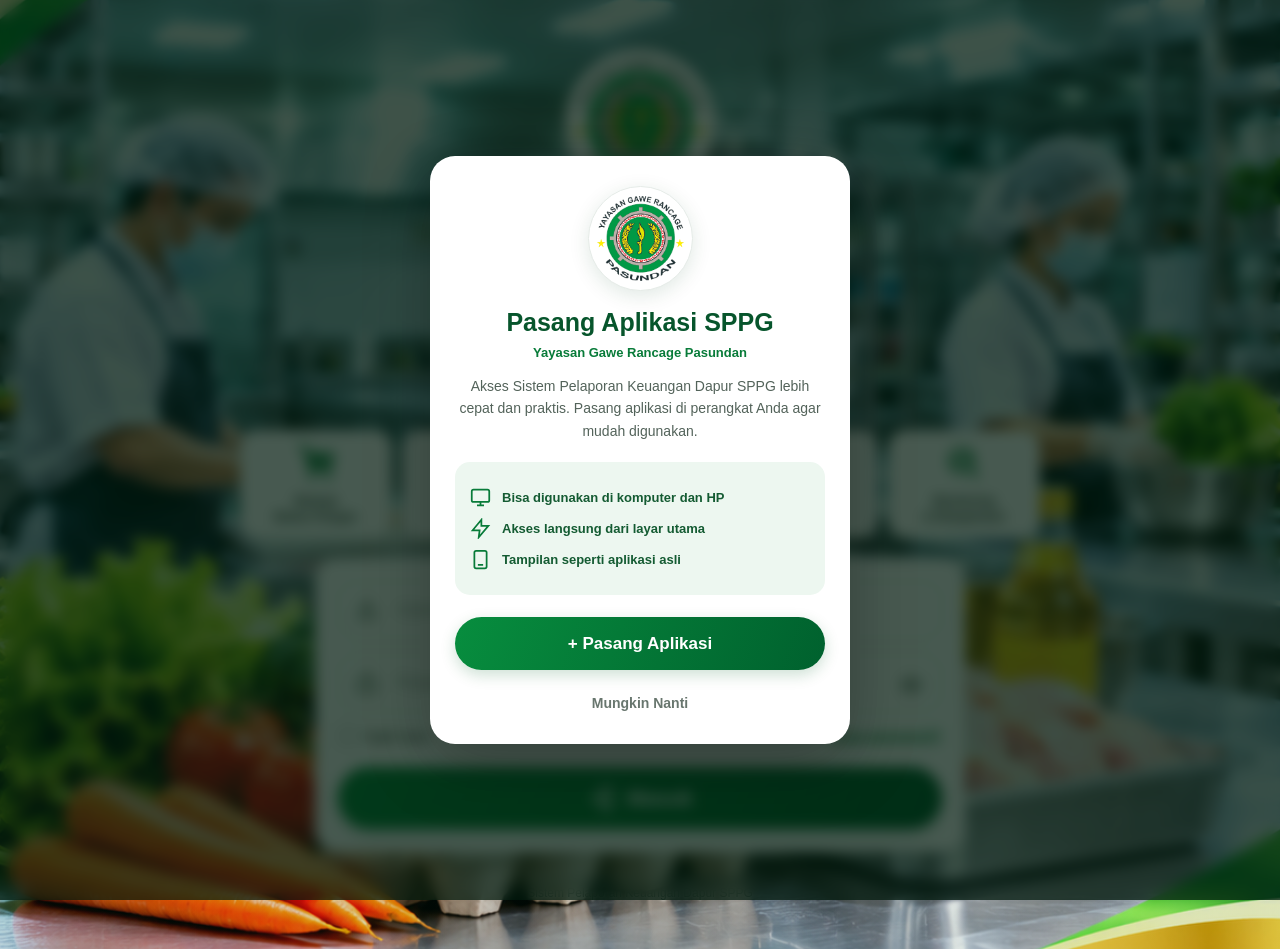
<file: index.html>
<!DOCTYPE html>
<html lang="id">
<head>
<meta charset="UTF-8">
<meta name="viewport" content="width=device-width, initial-scale=1.0">
<meta name="theme-color" content="#087b39">

<title>Login - Sistem Pelaporan Keuangan Dapur SPPG</title>

<link rel="manifest" href="./manifest.json">
<link rel="icon" href="./logo-yayasan.png" type="image/png">

<style>
:root {
  --green: #087b39;
  --green-dark: #034c2b;
  --gold: #e8bd35;
  --white: #fff;
  --text: #17251d;
}

* {
  box-sizing: border-box;
  margin: 0;
  padding: 0;
}

html {
  scroll-behavior: auto;
}

body {
  min-height: 100vh;
  font-family: "Segoe UI", Arial, sans-serif;
  color: var(--text);
  background: #edf4ef;
}

/* BACKGROUND HALAMAN */

.page-background {
  min-height: 100vh;
  padding: 24px;
  display: flex;
  align-items: center;
  justify-content: center;

  background:
    linear-gradient(rgba(0, 65, 34, 0.13), rgba(0, 65, 34, 0.13)),
    url("./background-sppg.png");

  background-size: cover;
  background-position: center;
  background-repeat: no-repeat;
}

/* PANEL UTAMA - TANPA KOTAK PUTIH BESAR */

.login-container {
  width: 100%;
  max-width: 850px;
  padding: 25px;

  /* Kotak putih besar dihilangkan */
  background: transparent;
  box-shadow: none;
  backdrop-filter: none;
  border-radius: 0;

  animation: appear 0.7s ease;
}

@keyframes appear {
  from {
    opacity: 0;
    transform: translateY(18px);
  }
  to {
    opacity: 1;
    transform: translateY(0);
  }
}

/* LOGO */

.logo-area {
  display: flex;
  justify-content: center;
  margin-bottom: 12px;
}

.logo-white {
  width: 150px;
  height: 150px;
  border-radius: 50%;
  background: #fff;
  display: flex;
  justify-content: center;
  align-items: center;
  padding: 9px;
  box-shadow: 0 5px 22px rgba(0,0,0,.18);
}

.logo-white img {
  width: 100%;
  height: 100%;
  object-fit: contain;
  border-radius: 50%;
}

/* JUDUL */

.brand-title {
  text-align: center;
  margin-bottom: 12px;
}

.brand-title h1 {
  font-size: clamp(23px, 4vw, 34px);
  font-weight: 800;
  line-height: 1.2;
  color: #064522;
  -webkit-text-stroke: 0.5px #ffffff;
  text-shadow:
    0 2px 4px rgba(255,255,255,0.95),
    0 3px 9px rgba(0,0,0,0.25);
}
.foundation-ribbon {
  display: inline-block;
  margin-top: 13px;
  padding: 10px 28px;
  color: white;
  font-size: 16px;
  font-weight: 700;
  border-radius: 30px;
  background: linear-gradient(100deg,#006b32,#079644,#006b32);
  box-shadow: 0 4px 12px rgba(0,100,44,.2);
}

.brand-description {
  max-width: 580px;
  margin: 15px auto 20px;
  text-align: center;
  color: #123c27;
  font-size: 16px;
  font-weight: 700;
  line-height: 1.6;
  -webkit-text-stroke: 0.2px #ffffff;
  text-shadow:
    0 1px 3px rgba(255,255,255,0.95),
    0 2px 6px rgba(0,0,0,0.3);
}
/* FITUR DAN IKON SVG */

.features {
  display: grid;
  grid-template-columns: repeat(5,1fr);
  gap: 10px;
  margin: 20px 0;
}

.feature-card {
  min-width: 0;
  padding: 14px 7px 12px;
  border: 1px solid #e2eae5;
  border-radius: 17px;
  background: #fff;
  text-align: center;
  box-shadow: 0 4px 13px rgba(0,45,20,.12);
  transition: transform .25s, box-shadow .25s;
}

.feature-card:hover {
  transform: translateY(-4px);
  box-shadow: 0 8px 18px rgba(0,75,35,.16);
}

.feature-card svg {
  width: 36px;
  height: 36px;
  stroke: var(--green);
  fill: none;
  stroke-width: 2.4;
  stroke-linecap: round;
  stroke-linejoin: round;
  margin-bottom: 8px;
}

.feature-card span {
  display: block;
  font-size: 12px;
  line-height: 1.35;
  font-weight: 650;
  color: #1d2b22;
}

/* FORM LOGIN */

.login-form {
  max-width: 650px;
  margin: 20px auto 0;
  padding: 22px;
  background: #fff;
  border: 1px solid #e7ede9;
  border-radius: 22px;
  box-shadow: 0 7px 22px rgba(0,45,20,.16);
}

.input-group {
  position: relative;
  margin-bottom: 15px;
}

.input-group input {
  width: 100%;
  height: 58px;
  padding: 0 48px 0 58px;
  border: 1.7px solid #cbd6d0;
  border-radius: 16px;
  background: #fff;
  font-size: 16px;
  color: #1c2c22;
  outline: none;
  transition: border .2s, box-shadow .2s;
}

.input-group input:focus {
  border-color: var(--green);
  box-shadow: 0 0 0 3px rgba(8,123,57,.1);
}

.input-group input::placeholder {
  color: #89958e;
}

.input-icon {
  position: absolute;
  left: 17px;
  top: 17px;
  width: 24px;
  height: 24px;
  color: #536a5b;
  pointer-events: none;
}

.toggle-password {
  position: absolute;
  right: 15px;
  top: 15px;
  border: none;
  background: transparent;
  cursor: pointer;
  color: #506257;
  padding: 4px;
}

.toggle-password svg {
  width: 24px;
  height: 24px;
}

.form-options {
  display: flex;
  justify-content: space-between;
  align-items: center;
  flex-wrap: wrap;
  gap: 12px;
  margin: 8px 0 22px;
  font-size: 14px;
}

.remember {
  display: flex;
  align-items: center;
  gap: 8px;
  cursor: pointer;
}

.remember input {
  width: 18px;
  height: 18px;
  accent-color: var(--green);
}

.forgot-link {
  color: var(--green);
  font-weight: 650;
  text-decoration: underline;
  cursor: pointer;
  border: none;
  background: none;
  font-size: 14px;
}

/* TOMBOL MASUK */

.login-button {
  width: 100%;
  height: 62px;
  border: none;
  border-radius: 35px;
  color: white;
  background: linear-gradient(110deg,#078d3e,#00612e);
  font-size: 21px;
  font-weight: 750;
  cursor: pointer;
  display: flex;
  justify-content: center;
  align-items: center;
  gap: 13px;
  box-shadow: 0 5px 14px rgba(0,100,40,.22);
  transition: .2s;
}

.login-button:hover {
  filter: brightness(1.08);
  transform: translateY(-2px);
}

.login-button:disabled {
  opacity: .7;
  cursor: not-allowed;
  transform: none;
}

.login-button svg {
  width: 27px;
  height: 27px;
}

.status-message {
  display: none;
  margin-top: 15px;
  padding: 12px;
  border-radius: 10px;
  font-size: 13px;
  text-align: center;
}

.status-message.error {
  display: block;
  color: #a52222;
  background: #fff0f0;
}

.status-message.success {
  display: block;
  color: #087238;
  background: #eaf8ef;
}

.footer-text {
  margin-top: 20px;
  text-align: center;
  font-size: 12px;
  color: #253a2d;
  text-shadow: 0 1px 3px rgba(255,255,255,.8);
}

/* LOADING SCREEN */

.loading-screen {
  position: fixed;
  inset: 0;
  z-index: 9999;
  display: none;
  align-items: center;
  justify-content: center;
  padding: 22px;
  overflow-y: auto;

  background:
    radial-gradient(circle at 50% 35%,
    #087c43 0%,
    #034e30 45%,
    #012f20 100%);

  color: white;
}

.loading-screen.active {
  display: flex;
  animation: fadeIn .45s ease;
}

@keyframes fadeIn {
  from {opacity: 0;}
  to {opacity: 1;}
}

.loading-content {
  width: 100%;
  max-width: 510px;
  text-align: center;
  position: relative;
  padding: 20px 0;
}

.loading-logo-area {
  width: 245px;
  height: 245px;
  margin: 0 auto 20px;
  position: relative;
  display: flex;
  justify-content: center;
  align-items: center;
}

.loading-logo {
  width: 172px;
  height: 172px;
  border-radius: 50%;
  background: white;
  padding: 12px;
  z-index: 2;
  box-shadow: 0 0 35px rgba(255,255,255,.16);
  display: flex;
  justify-content: center;
  align-items: center;
}

.loading-logo img {
  width: 100%;
  height: 100%;
  object-fit: contain;
  border-radius: 50%;
}

/* LINGKARAN CAHAYA SVG */

.orbit {
  position: absolute;
  inset: 0;
  width: 100%;
  height: 100%;
  overflow: visible;
  animation: rotateOrbit 8s linear infinite;
}

@keyframes rotateOrbit {
  from {transform: rotate(0deg);}
  to {transform: rotate(360deg);}
}

.orbit-track {
  fill: none;
  stroke: rgba(255,255,255,.12);
  stroke-width: 2;
}

.orbit-green {
  fill: none;
  stroke: #43ff8c;
  stroke-width: 3;
  stroke-linecap: round;
  stroke-dasharray: 180 520;
  filter: drop-shadow(0 0 7px #43ff8c);
  animation: orbitDash 3s linear infinite;
}

.orbit-gold {
  fill: none;
  stroke: #f3d45a;
  stroke-width: 2;
  stroke-linecap: round;
  stroke-dasharray: 95 600;
  filter: drop-shadow(0 0 7px #f3d45a);
  animation: orbitDash 4s linear infinite reverse;
}

@keyframes orbitDash {
  from {stroke-dashoffset: 0;}
  to {stroke-dashoffset: -700;}
}

.loading-title {
  font-size: 35px;
  font-weight: 800;
  margin-bottom: 8px;
}

.loading-subtitle {
  font-size: 17px;
  color: #d8f1e1;
  margin-bottom: 30px;
}

.loading-steps {
  width: 100%;
  padding: 25px;
  border: 1px solid rgba(135,236,177,.28);
  border-radius: 23px;
  background: rgba(0,40,24,.24);
  text-align: left;
  backdrop-filter: blur(8px);
}

.loading-step {
  display: flex;
  align-items: center;
  gap: 15px;
  min-height: 52px;
  color: #b6c9bd;
  font-size: 15px;
  transition: .3s;
}

.step-indicator {
  width: 34px;
  height: 34px;
  flex-shrink: 0;
  border-radius: 50%;
  border: 3px solid rgba(255,255,255,.25);
  display: flex;
  align-items: center;
  justify-content: center;
}

.loading-step.done {
  color: white;
}

.loading-step.done .step-indicator {
  background: #12bf48;
  border-color: #12bf48;
}

.loading-step.done .step-indicator svg {
  width: 20px;
  height: 20px;
  stroke: white;
  stroke-width: 3;
}

.loading-step.current {
  color: white;
  font-weight: 700;
}

.loading-step.current .step-indicator {
  border: 4px dotted #73ffa1;
  animation: spin 1.5s linear infinite;
}

@keyframes spin {
  to {transform: rotate(360deg);}
}

.loading-step.pending .step-indicator {
  background: rgba(255,255,255,.18);
}

.loading-line {
  height: 16px;
  width: 3px;
  background: rgba(255,255,255,.55);
  margin-left: 15px;
}

.loading-error {
  display: none;
  margin-top: 18px;
  padding: 12px;
  color: white;
  background: rgba(150,20,20,.5);
  border-radius: 10px;
  font-size: 13px;
}

.loading-error button {
  margin-top: 10px;
  padding: 8px 16px;
  border: 1px solid white;
  border-radius: 20px;
  background: transparent;
  color: white;
  cursor: pointer;
}

/* RESPONSIVE HP */

@media (max-width:650px) {
  .page-background {
    padding: 12px;
    align-items: flex-start;
  }

  .login-container {
    padding: 17px 13px;
    margin: 8px 0;
  }

  .logo-white {
    width: 112px;
    height: 112px;
  }

  .brand-title h1 {
    font-size: 23px;
  }

  .foundation-ribbon {
    font-size: 13px;
    padding: 9px 17px;
  }

  .brand-description {
    font-size: 13px;
    margin: 12px auto;
  }

  .features {
    grid-template-columns: repeat(5,minmax(0,1fr));
    gap: 5px;
    margin: 15px 0;
  }

  .feature-card {
    padding: 10px 3px;
    border-radius: 12px;
  }

  .feature-card svg {
    width: 27px;
    height: 27px;
  }

  .feature-card span {
    font-size: 9px;
    overflow-wrap: anywhere;
  }

  .login-form {
    padding: 15px 12px;
    border-radius: 17px;
  }

  .input-group input {
    height: 53px;
    font-size: 14px;
    padding-left: 48px;
  }

  .input-icon {
    left: 13px;
  }

  .login-button {
    height: 55px;
    font-size: 18px;
  }

  .form-options {
    font-size: 12px;
  }

  .forgot-link {
    font-size: 12px;
  }

  .loading-logo-area {
    width: 205px;
    height: 205px;
  }

  .loading-logo {
    width: 145px;
    height: 145px;
  }

  .loading-title {
    font-size: 28px;
  }

  .loading-subtitle {
    font-size: 14px;
  }

  .loading-steps {
    padding: 17px;
  }

  .loading-step {
    font-size: 13px;
  }
}

@media (max-width:360px) {
  .feature-card span {
    font-size: 8px;
  }

  .feature-card svg {
    width: 23px;
    height: 23px;
  }
}

@media (prefers-reduced-motion:reduce) {
  *,
  *::before,
  *::after {
    animation-duration: .01ms !important;
    animation-iteration-count: 1 !important;
    scroll-behavior: auto !important;
  }
}




/* POP-UP INSTALASI PWA */

.install-overlay {
  position: fixed;
  inset: 0;
  z-index: 10000;
  display: none;
  align-items: center;
  justify-content: center;
  padding: 20px;
  background: rgba(0,25,13,.72);
  backdrop-filter: blur(7px);
  -webkit-backdrop-filter: blur(7px);
}

.install-overlay.show {
  display: flex;
  animation: installFade .35s ease;
}

@keyframes installFade {
  from { opacity: 0; }
  to { opacity: 1; }
}

.install-popup {
  width: 100%;
  max-width: 420px;
  max-height: calc(100vh - 40px);
  overflow-y: auto;
  padding: 30px 25px 25px;
  border-radius: 25px;
  background: #fff;
  text-align: center;
  box-shadow: 0 20px 65px rgba(0,0,0,.3);
  animation: installUp .4s ease;
}

@keyframes installUp {
  from { opacity: 0; transform: translateY(25px) scale(.96); }
  to { opacity: 1; transform: translateY(0) scale(1); }
}

.install-logo {
  width: 105px;
  height: 105px;
  padding: 8px;
  margin: 0 auto 17px;
  border-radius: 50%;
  background: #fff;
  border: 1px solid #e5ebe7;
  box-shadow: 0 5px 20px rgba(0,70,30,.12);
}

.install-logo img {
  width: 100%;
  height: 100%;
  object-fit: contain;
}

.install-popup h2 {
  color: #07552c;
  font-size: 25px;
  font-weight: 800;
  margin-bottom: 8px;
}

.install-subtitle {
  color: #087b39;
  font-size: 13px;
  font-weight: 700;
  margin-bottom: 15px;
}

.install-description {
  color: #53635a;
  font-size: 14px;
  line-height: 1.6;
  margin-bottom: 20px;
}

.install-benefits {
  background: #edf7f0;
  padding: 15px;
  border-radius: 15px;
  text-align: left;
  margin-bottom: 22px;
}

.install-benefit {
  display: flex;
  align-items: center;
  gap: 11px;
  margin: 10px 0;
  color: #145b32;
  font-size: 13px;
  font-weight: 600;
}

.install-benefit svg {
  width: 21px;
  height: 21px;
  flex-shrink: 0;
  stroke: #087b39;
  fill: none;
  stroke-width: 2;
}

.install-button {
  width: 100%;
  min-height: 53px;
  border: 0;
  border-radius: 30px;
  background: linear-gradient(110deg,#078d3e,#00612e);
  color: white;
  font-size: 17px;
  font-weight: 750;
  cursor: pointer;
  box-shadow: 0 5px 15px rgba(0,100,40,.2);
}

.install-button:hover {
  filter: brightness(1.08);
}

.install-later {
  margin-top: 17px;
  border: 0;
  background: transparent;
  color: #68766e;
  font-size: 14px;
  font-weight: 600;
  cursor: pointer;
  padding: 8px 15px;
}

.install-help {
  display: none;
  margin-top: 13px;
  padding: 12px;
  border-radius: 12px;
  background: #fff8e6;
  color: #765817;
  font-size: 12px;
  line-height: 1.6;
  text-align: left;
}

@media (max-width:480px) {
  .install-popup {
    padding: 25px 19px 20px;
    border-radius: 22px;
  }
  .install-logo {
    width: 90px;
    height: 90px;
  }
  .install-popup h2 {
    font-size: 22px;
  }
}

</style>
</head>

<body>

<!-- POP-UP INSTALASI PWA -->

<div class="install-overlay" id="installOverlay">

  <div class="install-popup">

    <div class="install-logo">
      <img
        src="./logo-yayasan.png"
        alt="Logo Yayasan Gawe Rancage Pasundan"
      >
    </div>

    <h2>Pasang Aplikasi SPPG</h2>

    <p class="install-subtitle">
      Yayasan Gawe Rancage Pasundan
    </p>

    <p class="install-description">
      Akses Sistem Pelaporan Keuangan Dapur SPPG
      lebih cepat dan praktis. Pasang aplikasi
      di perangkat Anda agar mudah digunakan.
    </p>

    <div class="install-benefits">

      <div class="install-benefit">
        <svg viewBox="0 0 24 24">
          <rect x="2" y="3" width="20" height="14" rx="2"/>
          <path d="M8 21h8M12 17v4"/>
        </svg>
        Bisa digunakan di komputer dan HP
      </div>

      <div class="install-benefit">
        <svg viewBox="0 0 24 24">
          <path d="M13 2 3 14h8l-1 8 11-13h-8z"/>
        </svg>
        Akses langsung dari layar utama
      </div>

      <div class="install-benefit">
        <svg viewBox="0 0 24 24">
          <rect x="5" y="2" width="14" height="20" rx="2"/>
          <path d="M9 18h6"/>
        </svg>
        Tampilan seperti aplikasi asli
      </div>

    </div>

    <button
      type="button"
      class="install-button"
      id="installButton"
    >
      + Pasang Aplikasi
    </button>

    <div class="install-help" id="installHelp"></div>

    <button
      type="button"
      class="install-later"
      id="installLater"
    >
      Mungkin Nanti
    </button>

  </div>

</div>



<!-- HALAMAN LOGIN -->

<main class="page-background" id="loginPage">

<section class="login-container">

  <!-- LOGO YAYASAN -->

  <div class="logo-area">
    <div class="logo-white">
      <img src="./logo-yayasan.png"
           alt="Logo Yayasan Gawe Rancage Pasundan">
    </div>
  </div>

  <!-- IDENTITAS APLIKASI -->

  <header class="brand-title">

    <h1>
      Sistem Pelaporan Keuangan<br>
      Dapur SPPG
    </h1>

    <div class="foundation-ribbon">
      Yayasan Gawe Rancage Pasundan
    </div>

    <p class="brand-description">
      Aplikasi Monitoring, Pencatatan, dan Pelaporan
      Keuangan Dapur SPPG secara Terintegrasi
    </p>

  </header>

  <!-- LIMA FITUR APLIKASI -->

  <section class="features">

    <div class="feature-card">
      <svg viewBox="0 0 24 24">
        <circle cx="9" cy="21" r="1"/>
        <circle cx="20" cy="21" r="1"/>
        <path d="M1 1h4l2.7 13.4a2 2 0 0 0 2 1.6h9.7a2 2 0 0 0 2-1.6L23 6H5"/>
        <path d="M8 10h13M9 13h11M10 6v8M15 6v8"/>
      </svg>
      <span>Belanja<br>Bahan Pangan</span>
    </div>

    <div class="feature-card">
      <svg viewBox="0 0 24 24">
        <path d="M12 8v8M8 12h8"/>
        <circle cx="12" cy="12" r="3"/>
        <path d="M19.4 15a1.7 1.7 0 0 0 .3 1.9l.1.1-1.7 1.7-.1-.1a1.7 1.7 0 0 0-1.9-.3 1.7 1.7 0 0 0-1 1.5v.2h-2.4v-.2a1.7 1.7 0 0 0-1-1.5 1.7 1.7 0 0 0-1.9.3l-.1.1L8 17l.1-.1a1.7 1.7 0 0 0 .3-1.9 1.7 1.7 0 0 0-1.5-1H6.7v-2.4h.2a1.7 1.7 0 0 0 1.5-1 1.7 1.7 0 0 0-.3-1.9L8 8.6l1.7-1.7.1.1a1.7 1.7 0 0 0 1.9.3 1.7 1.7 0 0 0 1-1.5v-.2h2.4v.2a1.7 1.7 0 0 0 1 1.5 1.7 1.7 0 0 0 1.9-.3l.1-.1 1.7 1.7-.1.1a1.7 1.7 0 0 0-.3 1.9 1.7 1.7 0 0 0 1.5 1h.2V14h-.2a1.7 1.7 0 0 0-1.5 1z"/>
      </svg>
      <span>Biaya<br>Operasional</span>
    </div>

    <div class="feature-card">
      <svg viewBox="0 0 24 24">
        <ellipse cx="12" cy="5" rx="8" ry="3"/>
        <path d="M4 5v4c0 1.7 3.6 3 8 3s8-1.3 8-3V5"/>
        <path d="M4 11v4c0 1.7 3.6 3 8 3"/>
        <path d="M4 17v2c0 1.7 3.6 3 8 3"/>
        <path d="M20 11v4c0 1.7-3.6 3-8 3"/>
        <path d="M20 17v2"/>
      </svg>
      <span>Pengeluaran<br>Lainnya</span>
    </div>

    <div class="feature-card">
      <svg viewBox="0 0 24 24">
        <path d="M3 3v18h18"/>
        <rect x="6" y="12" width="3" height="6" rx="1"/>
        <rect x="12" y="8" width="3" height="10" rx="1"/>
        <rect x="18" y="3" width="3" height="15" rx="1"/>
      </svg>
      <span>Laporan<br>Keuangan</span>
    </div>

    <div class="feature-card">
      <svg viewBox="0 0 24 24">
        <circle cx="10.5" cy="10.5" r="7.5"/>
        <path d="m16 16 5 5"/>
        <path d="M6.5 12.5l2.5-3 2.2 2 3-4"/>
        <path d="M14.2 7.5v3h-3"/>
      </svg>
      <span>Monitoring<br>& Rekapitulasi</span>
    </div>

  </section>

  <!-- FORM LOGIN -->

  <form class="login-form" id="loginForm">

    <div class="input-group">

      <svg class="input-icon" viewBox="0 0 24 24"
           fill="none" stroke="currentColor" stroke-width="2">
        <circle cx="12" cy="8" r="4"/>
        <path d="M4 21v-2a8 8 0 0 1 16 0v2z"/>
      </svg>

      <input type="text" id="username"
             placeholder="Username"
             autocomplete="username" required>

    </div>

    <div class="input-group">

      <svg class="input-icon" viewBox="0 0 24 24"
           fill="none" stroke="currentColor" stroke-width="2">
        <rect x="3" y="10" width="18" height="12" rx="2"/>
        <path d="M7 10V7a5 5 0 0 1 10 0v3"/>
        <circle cx="12" cy="16" r="1"/>
      </svg>

      <input type="password" id="password"
             placeholder="Password"
             autocomplete="current-password" required>

      <button type="button"
              class="toggle-password"
              id="togglePassword"
              aria-label="Tampilkan password">

        <svg id="eyeIcon" viewBox="0 0 24 24"
             fill="none" stroke="currentColor" stroke-width="2">
          <path d="M2 12s3.5-7 10-7 10 7 10 7-3.5 7-10 7-10-7-10-7z"/>
          <circle cx="12" cy="12" r="3"/>
        </svg>

      </button>

    </div>

    <div class="form-options">

      <label class="remember">
        <input type="checkbox" id="rememberMe">
        Ingat saya
      </label>

      <button type="button"
              class="forgot-link"
              id="forgotPassword">
        Lupa password?
      </button>

    </div>

    <button type="submit"
            class="login-button"
            id="loginButton">

      <svg viewBox="0 0 24 24"
           fill="none" stroke="currentColor" stroke-width="2.3">
        <path d="M10 17l5-5-5-5"/>
        <path d="M15 12H3"/>
        <path d="M12 3h7a2 2 0 0 1 2 2v14a2 2 0 0 1-2 2h-7"/>
      </svg>

      <span>Masuk</span>
    </button>

    <div class="status-message"
         id="statusMessage"
         role="status"
         aria-live="polite"></div>

  </form>

  <footer class="footer-text">
    © <span id="currentYear"></span>
    Yayasan Gawe Rancage Pasundan
    <br>
    Sistem Pelaporan Keuangan Dapur SPPG
  </footer>

</section>
</main>


<!-- LAYAR ANIMASI LOADING -->

<section class="loading-screen" id="loadingScreen">

  <div class="loading-content">

    <div class="loading-logo-area">

      <svg class="orbit" viewBox="0 0 245 245">

        <circle class="orbit-track"
                cx="122.5" cy="122.5" r="108"/>

        <circle class="orbit-green"
                cx="122.5" cy="122.5" r="108"/>

        <circle class="orbit-gold"
                cx="122.5" cy="122.5" r="118"/>

      </svg>

      <div class="loading-logo">
        <img src="./logo-yayasan.png"
             alt="Logo Yayasan Gawe Rancage Pasundan">
      </div>

    </div>

    <h2 class="loading-title" id="loadingTitle">
      Harap Tunggu...
    </h2>

    <p class="loading-subtitle" id="loadingSubtitle">
      Sedang memproses login Anda
    </p>

    <div class="loading-steps">

      <div class="loading-step pending" id="step1">

        <div class="step-indicator">
          <svg viewBox="0 0 24 24" fill="none">
            <path d="m5 12 5 5L20 7"/>
          </svg>
        </div>

        <span>Mengamankan sesi pengguna</span>

      </div>

      <div class="loading-line"></div>

      <div class="loading-step pending" id="step2">

        <div class="step-indicator"></div>

        <span>Memverifikasi akses ke sistem...</span>

      </div>

      <div class="loading-line"></div>

      <div class="loading-step pending" id="step3">

        <div class="step-indicator"></div>

        <span>Menyiapkan sistem pelaporan</span>

      </div>

    </div>

    <div class="loading-error" id="loadingError">
      Terjadi kendala saat memproses login.
      <br>
      <button type="button" id="backToLogin">
        Kembali ke Login
      </button>
    </div>

  </div>
</section>


<!-- JAVASCRIPT -->

<script>

/* PENGATURAN APLIKASI */

// Masukkan URL Web App Google Apps Script
// setelah backend autentikasi selesai dibuat.

const API_BASE_URL =
  "https://sppg-keuangan-dev.yayasangawerancagepasundan.workers.dev";

const SUPER_ADMIN_PAGE = "./super-admin.html";
const KETUA_PAGE = "./ketua-dashboard.html";
const BENDAHARA_PAGE = "./bendahara-dashboard.html";

  
const DASHBOARD_BY_ROLE = Object.freeze({
  SUPER_ADMIN: SUPER_ADMIN_PAGE,
  KETUA: KETUA_PAGE,
  BENDAHARA: BENDAHARA_PAGE,
  
});
  
const AUTH_TOKEN_KEY = "sppg_auth_token";


/* ELEMEN HALAMAN */

const loginForm = document.getElementById("loginForm");
const usernameInput = document.getElementById("username");
const passwordInput = document.getElementById("password");

const loginButton = document.getElementById("loginButton");
const statusMessage = document.getElementById("statusMessage");

const rememberMe = document.getElementById("rememberMe");
const togglePassword = document.getElementById("togglePassword");

const loadingScreen = document.getElementById("loadingScreen");
const loadingTitle = document.getElementById("loadingTitle");
const loadingSubtitle = document.getElementById("loadingSubtitle");

const loadingError = document.getElementById("loadingError");


/* TAHUN OTOMATIS */

document.getElementById("currentYear").textContent =
  new Date().getFullYear();


/* AUTO SCROLL KE ATAS */

if ("scrollRestoration" in history) {
  history.scrollRestoration = "manual";
}

function scrollToTopOnOpen() {
  window.scrollTo({
    top: 0,
    left: 0,
    behavior: "auto"
  });
}

window.addEventListener("load", scrollToTopOnOpen);
window.addEventListener("pageshow", scrollToTopOnOpen);


/* INGAT USERNAME */

try {
  const savedUsername = localStorage.getItem("sppg_username");

  if (savedUsername) {
    usernameInput.value = savedUsername;
    rememberMe.checked = true;
  }
} catch (error) {
  console.warn("Penyimpanan browser tidak tersedia.");
}


/* TAMPILKAN / SEMBUNYIKAN PASSWORD */

togglePassword.addEventListener("click", function() {

  const isPassword = passwordInput.type === "password";

  passwordInput.type = isPassword ? "text" : "password";

  togglePassword.setAttribute(
    "aria-label",
    isPassword ? "Sembunyikan password" : "Tampilkan password"
  );

  document.getElementById("eyeIcon").innerHTML = isPassword
    ? `
      <path d="M3 3l18 18"/>
      <path d="M10.6 10.6a2 2 0 0 0 2.8 2.8"/>
      <path d="M9.9 5.2A10.8 10.8 0 0 1 12 5c6.5 0 10 7 10 7a15 15 0 0 1-4 4.5"/>
      <path d="M6.2 6.2C3.5 8 2 12 2 12s3.5 7 10 7a10 10 0 0 0 3-.5"/>
    `
    : `
      <path d="M2 12s3.5-7 10-7 10 7 10 7-3.5 7-10 7-10-7-10-7z"/>
      <circle cx="12" cy="12" r="3"/>
    `;

});


/* LUPA PASSWORD */

document.getElementById("forgotPassword")
.addEventListener("click", function() {

  alert(
    "Jika Anda lupa password, silakan hubungi administrator Yayasan Gawe Rancage Pasundan untuk mendapatkan bantuan reset password."
  );

});


/* PESAN LOGIN */

function showStatus(message, type) {

  statusMessage.textContent = message;
  statusMessage.className = "status-message " + type;

}


/* ANIMASI TAHAPAN LOADING */

function updateStep(number, state) {

  const step = document.getElementById("step" + number);
  step.className = "loading-step " + state;

  const indicator = step.querySelector(".step-indicator");

  if (state === "done") {

    indicator.innerHTML = `
      <svg viewBox="0 0 24 24" fill="none"
           stroke="white" stroke-width="3">
        <path d="m5 12 5 5L20 7"/>
      </svg>
    `;

  } else {

    indicator.innerHTML = "";

  }

}


function resetLoadingSteps() {

  updateStep(1, "pending");
  updateStep(2, "pending");
  updateStep(3, "pending");

}


function showLoading() {

  resetLoadingSteps();

  loadingError.style.display = "none";

  loadingTitle.textContent = "Harap Tunggu...";
  loadingSubtitle.textContent = "Sedang memproses login Anda";

  loadingScreen.classList.add("active");
  document.body.style.overflow = "hidden";

  updateStep(1, "done");
  updateStep(2, "current");

}


function hideLoading() {

  loadingScreen.classList.remove("active");
  document.body.style.overflow = "";

}


function showLoadingError(message) {

  loadingTitle.textContent = "Login Gagal";
  loadingSubtitle.textContent = message;

  updateStep(2, "pending");
  updateStep(3, "pending");

  loadingError.style.display = "block";

}


document.getElementById("backToLogin")
.addEventListener("click", function() {

  hideLoading();

  passwordInput.value = "";
  passwordInput.focus();

  showStatus(
    "Silakan periksa kembali username dan password Anda.",
    "error"
  );

});


/* PROSES AUTENTIKASI */

loginForm.addEventListener("submit", async function(event) {

  event.preventDefault();

  const username = usernameInput.value.trim();
  const password = passwordInput.value;

  if (!username || !password) {
    showStatus("Username dan password wajib diisi.", "error");
    return;
  }

  loginButton.disabled = true;
  loginButton.querySelector("span").textContent = "Memproses...";
  showStatus("", "");
  showLoading();

  try {

    // Login langsung ke Cloudflare Worker.
    const response = await fetch(`${API_BASE_URL}/api/auth/login`, {
      method: "POST",
      headers: {
        "Content-Type": "application/json"
      },
      body: JSON.stringify({
        username: username,
        password: password
      })
    });

    let result;

    try {
      result = await response.json();
    } catch (parseError) {
      throw new Error("Respons server tidak valid. Silakan coba kembali.");
    }

    if (!response.ok || !result || result.success !== true) {
      throw new Error(
        (result && result.message) ||
        "Username atau password salah."
      );
    }

    // Pastikan respons login berisi token sesi.
    if (!result.token) {
      throw new Error("Login berhasil tetapi token sesi tidak diterima.");
    }

    // Dashboard yang tersedia pada tahap ini khusus Super Admin.
// Identifikasi role akun dan tentukan dashboard tujuan.
const roles = Array.isArray(result.roles) ? result.roles : [];

const roleCodes = [
  ...new Set(
    roles.map(item =>
      String(item?.role_code || "").toUpperCase()
    )
  )
];

if (roleCodes.length !== 1) {
  throw new Error(
    "Role akun tidak valid atau memiliki lebih dari satu role."
  );
}

const loginRole = roleCodes[0];
const dashboardTarget = DASHBOARD_BY_ROLE[loginRole];

if (!dashboardTarget) {
  throw new Error(
    "Dashboard untuk role " + loginRole + " belum dikonfigurasi."
  );
}

    // Simpan username bila Ingat Saya dipilih.
    try {
      if (rememberMe.checked) {
        localStorage.setItem("sppg_username", username);
      } else {
        localStorage.removeItem("sppg_username");
      }
    } catch (storageError) {
      console.warn("Preferensi username tidak dapat disimpan.");
    }

    // Simpan token untuk digunakan oleh halaman Super Admin.
    sessionStorage.setItem(AUTH_TOKEN_KEY, result.token);

    updateStep(2, "done");
    updateStep(3, "current");
    loadingSubtitle.textContent = "Akses berhasil diverifikasi";

    await new Promise(resolve => setTimeout(resolve, 700));

    updateStep(3, "done");
    loadingTitle.textContent = "Berhasil!";
    loadingSubtitle.textContent = "Menyiapkan halaman utama...";

    window.location.replace(dashboardTarget);

  } catch (error) {

    console.error("Login error:", error);

    // Jangan meninggalkan token sesi jika proses login gagal.
    try {
      sessionStorage.removeItem(AUTH_TOKEN_KEY);
    } catch (storageError) {
      console.warn("Token sesi tidak dapat dibersihkan dari penyimpanan browser.");
    }

    showLoadingError(
      error.message ||
      "Terjadi kesalahan koneksi. Silakan coba kembali."
    );

  } finally {

    loginButton.disabled = false;
    loginButton.querySelector("span").textContent = "Masuk";

  }

});


/* SERVICE WORKER PWA */

if ("serviceWorker" in navigator) {

  window.addEventListener("load", function() {

    navigator.serviceWorker
      .register("./sw.js")
      .catch(function(error) {

        console.warn(
          "Service Worker belum aktif:",
          error
        );

      });

  });

}



/* PENGELOLAAN POP-UP INSTALASI PWA */

let deferredInstallPrompt = null;

const installOverlay = document.getElementById("installOverlay");
const installButton = document.getElementById("installButton");
const installLater = document.getElementById("installLater");
const installHelp = document.getElementById("installHelp");

const INSTALL_DELAY = 7 * 24 * 60 * 60 * 1000;

function isAppInstalled() {
  return window.matchMedia("(display-mode: standalone)").matches ||
    window.matchMedia("(display-mode: fullscreen)").matches ||
    window.navigator.standalone === true;
}

function canShowInstallPopup() {
  if (isAppInstalled()) return false;

  try {
    const dismissedAt = localStorage.getItem("sppg_install_dismissed");

    if (!dismissedAt) return true;

    return Date.now() - Number(dismissedAt) >= INSTALL_DELAY;
  } catch (error) {
    return true;
  }
}

function showInstallPopup() {
  if (!installOverlay || !canShowInstallPopup()) return;
  installOverlay.classList.add("show");
}

function closeInstallPopup() {
  if (installOverlay) installOverlay.classList.remove("show");
}

installLater.addEventListener("click", function() {
  try {
    localStorage.setItem("sppg_install_dismissed", String(Date.now()));
  } catch (error) {
    console.warn("Preferensi pop-up tidak dapat disimpan.");
  }

  closeInstallPopup();
});

window.addEventListener("beforeinstallprompt", function(event) {
  event.preventDefault();
  deferredInstallPrompt = event;

  installButton.textContent = "+ Pasang Aplikasi";
  installHelp.style.display = "none";
});

installButton.addEventListener("click", async function() {
  if (!deferredInstallPrompt) {
    const userAgent = navigator.userAgent || "";
    const isIOS = /iphone|ipad|ipod/i.test(userAgent) ||
      (navigator.platform === "MacIntel" && navigator.maxTouchPoints > 1);

    if (isIOS) {
      installHelp.innerHTML =
        "Untuk memasang aplikasi di iPhone atau iPad:<br>" +
        "1. Buka halaman ini melalui Safari.<br>" +
        "2. Tekan tombol <b>Share</b>.<br>" +
        "3. Pilih <b>Add to Home Screen</b>.<br>" +
        "4. Tekan <b>Add</b>.";
    } else {
      installHelp.innerHTML =
        "Browser belum menyediakan tombol instalasi otomatis. " +
        "Untuk memasang aplikasi, buka menu browser (tiga titik), " +
        "lalu cari pilihan <b>Install app</b>, <b>Install page as app</b>, " +
        "atau <b>Tambahkan ke layar utama</b>.";
    }

    installHelp.style.display = "block";
    return;
  }

  try {
    deferredInstallPrompt.prompt();

    const choice = await deferredInstallPrompt.userChoice;

    if (choice && choice.outcome === "accepted") {
      closeInstallPopup();
    }

    deferredInstallPrompt = null;
  } catch (error) {
    console.error("Instalasi gagal:", error);
    installHelp.textContent =
      "Instalasi belum dapat dilakukan. Silakan coba melalui menu browser.";
    installHelp.style.display = "block";
    deferredInstallPrompt = null;
  }
});

window.addEventListener("appinstalled", function() {
  closeInstallPopup();
  deferredInstallPrompt = null;

  try {
    localStorage.removeItem("sppg_install_dismissed");
  } catch (error) {
    console.warn("Status instalasi tidak dapat diperbarui.");
  }
});

window.addEventListener("load", function() {
  window.setTimeout(showInstallPopup, 700);
});

</script>

</body>
</html>
</file>
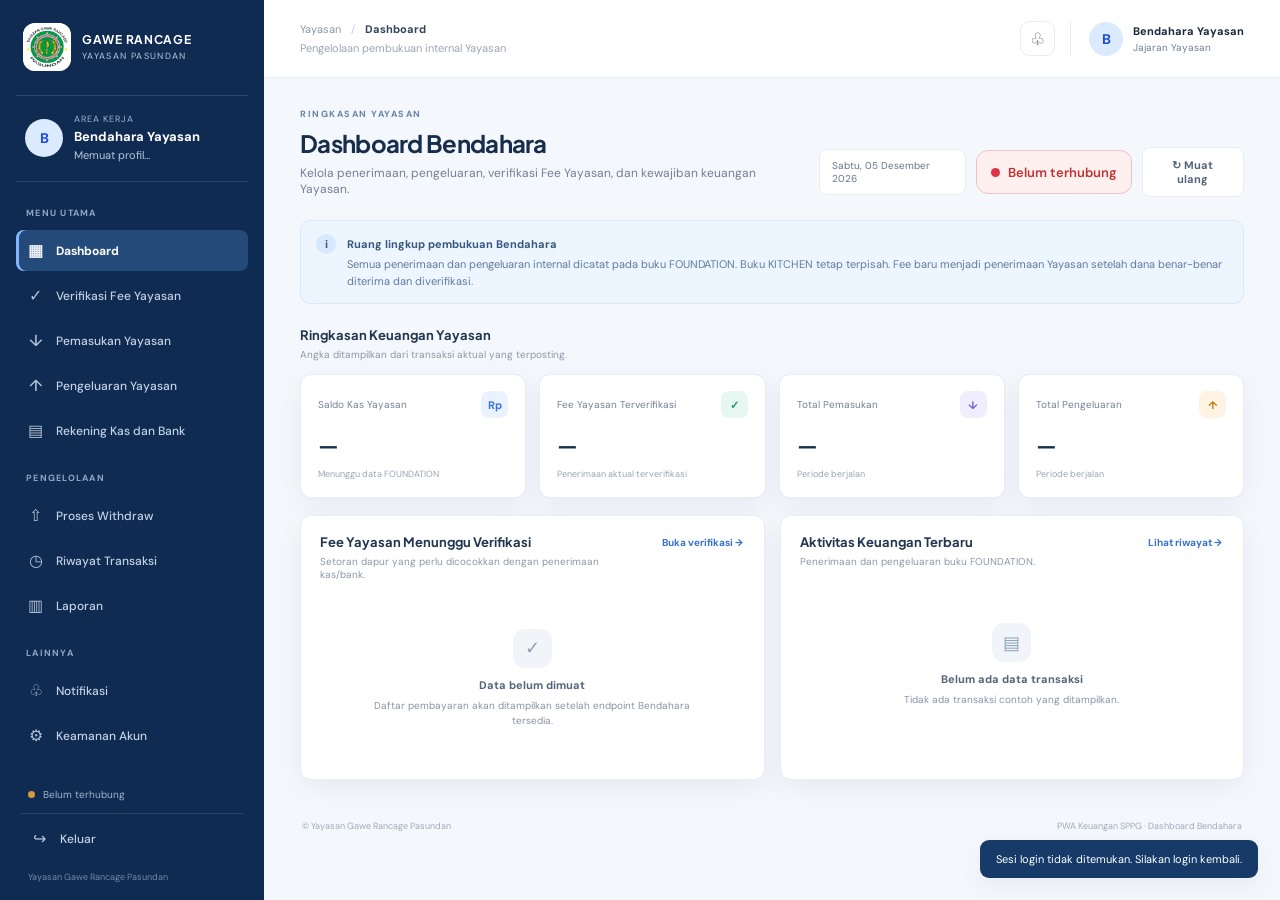
<file: bendahara-dashboard.html>
<!doctype html>
<!DOCTYPE html>

<!DOCTYPE html>

<html lang="id">
  <head>
    <meta charset="utf-8"/>
    <meta content="width=device-width, initial-scale=1" name="viewport"/>
    <meta content="#102b52" name="theme-color"/>
    <title>Dashboard Bendahara Yayasan</title>
    <link href="./bendahara-dashboard.css?v=20261118-03" rel="stylesheet"/>
    <script defer="" src="./bendahara-dashboard.js?v=20261118-03">
      
    </script>
  </head>
<body>
  <div class="app-shell">
<aside class="sidebar" id="sidebar">
  <div class="brand">
    <div class="brand-mark brand-logo-wrap">
      <img alt="Logo Yayasan" class="brand-logo" onerror="this.hidden=true;this.nextElementSibling.hidden=false" src="./logo-yayasan.png"/>
      <span class="brand-logo-fallback" hidden="">GR</span></div>
    <div class="brand-copy">
      <strong>GAWE RANCAGE</strong>
      <span>YAYASAN PASUNDAN</span>
    </div>
    <button aria-label="Tutup menu" class="icon-button sidebar-close" id="sidebarClose">×</button>
  </div>
<div class="role-card">
  <div class="role-avatar">B</div>
  <div class="role-copy">
    <span>AREA KERJA</span>
    <strong>Bendahara Yayasan</strong>
    <small id="userName">Memuat profil…</small>
  </div>
</div>
<nav aria-label="Navigasi utama" class="navigation">
  <p class="nav-label">MENU UTAMA</p>
  <button class="nav-item active" data-page="overview">
    <span class="nav-icon">▦</span>Dashboard</button>
  <button class="nav-item" data-page="fee">
    <span class="nav-icon">✓</span>Verifikasi Fee Yayasan</button>
  <button class="nav-item" data-page="income">
    <span class="nav-icon">↓</span>Pemasukan Yayasan</button>
  <button class="nav-item" data-page="expense">
    <span class="nav-icon">↑</span>Pengeluaran Yayasan</button>
  <button class="nav-item" data-page="cashBank">
  <span class="nav-icon">▤</span>Rekening Kas dan Bank
</button>
  <p class="nav-label">PENGELOLAAN</p>
  <button class="nav-item" data-page="withdrawals">
    <span class="nav-icon">⇧</span>Proses Withdraw</button>
  <button class="nav-item" data-page="history">
    <span class="nav-icon">◷</span>Riwayat Transaksi</button>
  <button class="nav-item" data-page="reports">
    <span class="nav-icon">▥</span>Laporan</button>
  <p class="nav-label">LAINNYA</p>
  <button class="nav-item" data-page="notifications">
    <span class="nav-icon">♧</span>Notifikasi</button>
  <button class="nav-item" data-page="account">
    <span class="nav-icon">⚙</span>Keamanan Akun</button>
</nav>
<div class="sidebar-footer">
  <div class="connection-indicator">
    <span class="status-dot"></span>
    <span id="connectionText">Menunggu koneksi data</span>
  </div>
  <button class="nav-item logout-item" id="logoutButton">
    <span class="nav-icon">↪</span>Keluar</button>
  <small>Yayasan Gawe Rancage Pasundan</small>
</div>
</aside>
<main class="main-area">
  <header class="topbar">
    <div class="topbar-left">
      <button aria-label="Buka menu" class="icon-button menu-toggle" id="menuToggle">☰</button>
      <div>
        <div class="breadcrumb">Yayasan <span>/</span> 
          <strong id="breadcrumbCurrent">Dashboard</strong>
        </div>
        <p class="topbar-subtitle">Pengelolaan pembukuan internal Yayasan</p>
      </div>
    </div>
    <div class="topbar-actions">
      <button aria-label="Notifikasi" class="icon-button notification-button" data-navigate="notifications">♧</button>
      <div class="top-user">
        <div class="top-avatar">B</div>
        <div>
          <strong id="topUserName">Bendahara Yayasan</strong>
          <span>Jajaran Yayasan</span>
        </div>
      </div>
    </div>
  </header>
<section class="content">
  <div class="page-heading">
    <div>
      <p class="eyebrow" id="pageEyebrow">RINGKASAN YAYASAN</p>
      <h1 id="pageTitle">Dashboard Bendahara</h1>
      <p id="pageDescription">Kelola penerimaan, pengeluaran, verifikasi Fee Yayasan, dan kewajiban keuangan Yayasan.</p>
    </div>
    <div class="heading-tools">
      <span class="date-chip" id="currentDate"></span>
      <div class="backend-status is-checking" id="backendStatus" role="status">
        <span class="backend-status-dot"></span>
        <span id="backendStatusText">Memeriksa Backend</span>
      </div>
      <button class="button button-secondary" id="refreshButton" type="button">↻ Muat ulang</button>
    </div>
  </div>
<div class="notice notice-info">
  <span class="notice-icon">i</span>
  <div>
    <strong>Ruang lingkup pembukuan Bendahara</strong>
    <p>Semua penerimaan dan pengeluaran internal dicatat pada buku FOUNDATION. Buku KITCHEN tetap terpisah. Fee baru menjadi penerimaan Yayasan setelah dana benar-benar diterima dan diverifikasi.</p>
  </div>
</div>
<section class="page-panel active" data-panel="overview">
  <div class="section-title-row">
    <div>
      <h2>Ringkasan Keuangan Yayasan</h2>
      <p>Angka ditampilkan dari transaksi aktual yang terposting.</p>
    </div>
  </div>
  <div class="metric-grid">
    <article class="metric-card">
      <div class="metric-top">
        <span>Saldo Kas Yayasan</span>
        <span class="metric-symbol blue">Rp</span>
      </div>
      <strong class="metric-value" data-metric="cash_balance">—</strong>
      <small>Menunggu data FOUNDATION</small>
    </article>
    <article class="metric-card">
      <div class="metric-top">
        <span>Fee Yayasan Terverifikasi</span>
        <span class="metric-symbol teal">✓</span>
      </div>
      <strong class="metric-value" data-metric="verified_fee_total">—</strong>
      <small>Penerimaan aktual terverifikasi</small>
    </article>
    <article class="metric-card">
      <div class="metric-top">
        <span>Total Pemasukan</span>
        <span class="metric-symbol violet">↓</span>
      </div>
      <strong class="metric-value" data-metric="period_income">—</strong>
      <small>Periode berjalan</small>
    </article>
    <article class="metric-card">
      <div class="metric-top">
        <span>Total Pengeluaran</span>
        <span class="metric-symbol amber">↑</span>
      </div>
      <strong class="metric-value" data-metric="period_expense">—</strong>
      <small>Periode berjalan</small>
    </article>
  </div>
  <div class="overview-grid">
    <article class="surface-card">
      <div class="card-heading">
        <div>
          <h2>Fee Yayasan Menunggu Verifikasi</h2>
          <p>Setoran dapur yang perlu dicocokkan dengan penerimaan kas/bank.</p>
        </div>
        <button class="text-button" data-navigate="fee">Buka verifikasi →</button>
      </div>
      <div class="empty-state compact">
        <div class="empty-icon">✓</div>
        <strong>Data belum dimuat</strong>
        <p>Daftar pembayaran akan ditampilkan setelah endpoint Bendahara tersedia.</p>
      </div>
    </article>
    <article class="surface-card">
      <div class="card-heading">
        <div>
          <h2>Aktivitas Keuangan Terbaru</h2>
          <p>Penerimaan dan pengeluaran buku FOUNDATION.</p>
        </div>
        <button class="text-button" data-navigate="history">Lihat riwayat →</button>
      </div>
      <div class="empty-state compact">
        <div class="empty-icon">▤</div>
        <strong>Belum ada data transaksi</strong>
        <p>Tidak ada transaksi contoh yang ditampilkan.</p>
      </div>
    </article>
  </div>
</section>
<section class="page-panel" data-panel="fee">
  <div class="surface-card">
    <div class="card-heading">
      <div>
        <h2>Verifikasi Penerimaan Fee Yayasan</h2>
        <p>Periksa setoran dari dapur dan cocokkan dengan mutasi rekening/kas Yayasan.</p>
      </div><span class="filter-chip">Buku FOUNDATION</span>
    </div>
    <div class="notice notice-info">
      <span class="notice-icon">!</span>
      <div>
        <strong>Verifikasi berdasarkan penerimaan aktual</strong>
        <p>Bukti unggahan PIC saja belum cukup. Konfirmasi hanya jika dana benar-benar masuk. Selisih harus ditandai dan dimintakan klarifikasi.</p>
      </div>
    </div>
    <div class="toolbar-row">
      <label class="form-field compact-field"
        >Cari dapur<input id="feeSearch" placeholder="Nama/kode dapur" type="search"/></label>
      <label class="form-field compact-field"
        >Periode<input id="feePeriod" type="month"/></label>
      <span class="helper-text">Filter tampilan akan aktif setelah daftar data terhubung.</span>
    </div>
    <div class="table-wrap">
      <table>
        <thead>
          <tr>
            <th>Dapur</th>
            <th>Periode Fee</th>
            <th>Fee Terhitung</th>
            <th>Setoran Dilaporkan</th>
            <th>Status Verifikasi</th>
            <th>Aksi</th>
          </tr>
        </thead>
        <tbody id="feeTable">
          <tr>
            <td class="table-empty" colspan="6">Menunggu kontrak API daftar pembayaran Fee Yayasan.</td>
          </tr>
        </tbody>
      </table>
    </div>
    <p class="helper-text">Setelah konfirmasi penerimaan, sistem mencatat transaksi pada FOUNDATION dan memproses kredit saldo pribadi sesuai jumlah hari yang dikonfirmasi. Sistem harus mencegah kredit ganda.</p>
  </div>
</section>
<section class="page-panel" data-panel="income">
  <div class="surface-card">
    <div class="card-heading">
      <div>
        <h2>Pencatatan Pemasukan Yayasan</h2>
        <p>Catat penerimaan internal selain Fee Yayasan yang benar-benar diterima.</p>
      </div>
      <span class="filter-chip">FOUNDATION</span>
    </div>
    <form class="entry-form" id="incomeForm">
      <div class="form-grid">
        <label class="form-field"
          >Tanggal penerimaan<input id="incomeForm-transaction-date" name="transaction_date" required="" type="date"/></label>
        <label class="form-field"
          >Sumber pemasukan<input id="incomeForm-description" name="description" placeholder="Contoh: sumbangan atau penerimaan lain" required="" type="text"/></label>
        <label class="form-field"
          >Nominal (Rp)<input id="incomeForm-amount" min="1" name="amount" placeholder="Masukkan nominal aktual" required="" step="1" type="number"/></label>
        <label class="form-field"
          >Akun penerimaan<select id="incomeForm-account-id" name="account_id" required="">
            <option value="">Pilih akun</option>
            <option disabled="">Daftar akun menunggu konfigurasi COA FOUNDATION</option>
          </select>
        </label>
        <label class="form-field full"
          >Keterangan<textarea id="incomeForm-notes" name="notes" placeholder="Uraian penerimaan dan referensi" rows="3"></textarea>
        </label>
        <label class="form-field full"
          >Bukti penerimaan<input accept="image/*,.pdf" id="incomeForm-evidence" name="evidence" type="file"/>
          <small>Unggah bukti akan diaktifkan setelah integrasi penyimpanan R2 tersedia.</small>
        </label>
      </div>
      <div class="form-actions">
        <button class="button button-primary" data-api-action="incomeForm" type="submit">Simpan Pemasukan</button>
        <span class="helper-text">Form disiapkan; penyimpanan belum diaktifkan sebelum API dan pemetaan COA diverifikasi.</span>
      </div>
    </form>
  </div>
</section>
<section class="page-panel" data-panel="expense">
  <div class="surface-card">
    <div class="card-heading">
      <div>
        <h2>Pencatatan Pengeluaran Yayasan</h2>
        <p>Catat beban internal berdasarkan transaksi aktual dan bukti pendukung.</p>
      </div>
      <span class="filter-chip">FOUNDATION</span>
    </div>
    <form class="entry-form" id="expenseForm">
      <div class="form-grid">
        <label class="form-field"
          >Tanggal pengeluaran<input id="expenseForm-transaction-date" name="transaction_date" required="" type="date"/></label>
        <label class="form-field"
          >Kategori pengeluaran<select id="expenseForm-category-account-id" name="category_account_id" required="">
            <option value="">Pilih kategori</option>
            <option disabled="">Kategori mengikuti pemetaan COA FOUNDATION</option>
          </select>
        </label>
        <label class="form-field"
          >Nominal (Rp)<input id="expenseForm-amount" min="1" name="amount" placeholder="Masukkan nominal aktual" required="" step="1" type="number"/></label>
        <label class="form-field"
          >Sumber dana / akun kas-bank<select id="expenseForm-cash-bank-account-id" name="cash_bank_account_id" required="">
            <option value="">Pilih akun kas/bank</option>
            <option disabled="">Daftar akun menunggu konfigurasi FOUNDATION</option>
          </select>
        </label>
        <label class="form-field full"
          >Keterangan<textarea id="expenseForm-notes" name="notes" placeholder="Uraian pengeluaran, penerima, dan referensi" rows="3"></textarea>
        </label>
        <label class="form-field full"
          >Bukti pengeluaran<input accept="image/*,.pdf" id="expenseForm-evidence" name="evidence" type="file"/>
          <small>Unggah bukti akan diaktifkan setelah integrasi penyimpanan R2 tersedia.</small>
        </label>
      </div>
      <div class="form-actions">
        <button class="button button-primary" data-api-action="expenseForm" type="submit">Simpan Pengeluaran</button>
        <span class="helper-text">Pengeluaran yang memerlukan persetujuan harus mengikuti alur persetujuan; Bendahara tidak menggantikan keputusan Ketua/Pembina.</span>
      </div>
    </form>
  </div>
</section>

  <section class="page-panel" data-panel="cashBank">
  <div class="surface-card">
    <div class="card-heading">
      <div>
        <h2>Rekening Kas dan Bank Yayasan</h2>
        <p>Pengelolaan rekening yang terhubung dengan COA aset buku FOUNDATION.</p>
      </div>
      <span class="filter-chip">FOUNDATION</span>
    </div>

    <form id="cashBankForm" class="entry-form">
      <input type="hidden" name="id" id="cashBank-id">

      <div class="form-grid">
        <label class="form-field">
          Nama rekening
          <input name="account_name" required type="text"
            placeholder="Contoh: Kas Operasional Yayasan">
        </label>

        <label class="form-field">
          Akun COA aset
          <select name="account_id" id="cashBank-coa" required>
            <option value="">Pilih akun aset FOUNDATION</option>
          </select>
        </label>

        <label class="form-field">
          Jenis rekening
          <select name="account_type" required>
            <option value="">Pilih jenis rekening</option>
            <option value="CASH">Kas</option>
            <option value="BANK">Bank</option>
            <option value="VIRTUAL_ACCOUNT">Virtual Account</option>
          </select>
        </label>

        <label class="form-field">
          Nama bank
          <input name="bank_name" type="text"
            placeholder="Contoh: BCA">
        </label>

        <label class="form-field">
          Nomor rekening
          <input name="account_number" type="text"
            inputmode="numeric" placeholder="Masukkan nomor rekening">
        </label>

        <label class="form-field">
          Nama pemilik rekening
          <input name="account_holder" type="text"
            placeholder="Nama pemilik rekening">
        </label>
      </div>

      <div class="form-actions">
        <button class="button button-primary" type="submit">
          Simpan Rekening
        </button>
        <button class="button button-secondary" type="reset">
          Bersihkan
        </button>
      </div>
    </form>
  </div>

  <div class="surface-card">
    <div class="card-heading">
      <div>
        <h2>Daftar Rekening</h2>
        <p>Rekening yang terdaftar pada pembukuan internal Yayasan.</p>
      </div>
      <button class="button button-secondary" id="refreshCashBank" type="button">
        Muat Ulang
      </button>
    </div>

    <div class="table-wrap">
      <table>
        <thead>
          <tr>
            <th>Nama Rekening</th>
            <th>Jenis</th>
            <th>Bank</th>
            <th>Nomor</th>
            <th>Akun COA</th>
            <th>Status</th>
          </tr>
        </thead>
        <tbody id="cashBankTable">
          <tr>
            <td colspan="6" class="table-empty">
              Data rekening akan dimuat dari backend.
            </td>
          </tr>
        </tbody>
      </table>
    </div>
  </div>
</section>
  
<section class="page-panel" data-panel="withdrawals">
  <div class="surface-card">
    <div class="card-heading">
      <div>
        <h2>Proses Withdraw Saldo Pribadi</h2>
        <p>Permintaan withdraw tidak mengurangi saldo. Pengurangan dilakukan setelah transfer aktual dikonfirmasi.</p>
      </div>
    </div>
    <div class="workflow-strip">
      <div class="workflow-step">
        <span>1</span>
        <strong>Permintaan masuk</strong>
        <small>Saldo belum dipotong</small>
      </div>
      <div class="workflow-step">
        <span>2</span>
        <strong>Pemeriksaan</strong>
        <small>Validasi pemohon dan nominal</small>
      </div>
      <div class="workflow-step">
        <span>3</span>
        <strong>Transfer Bendahara</strong>
        <small>Transfer ke rekening tujuan</small>
      </div>
      <div class="workflow-step">
        <span>4</span>
        <strong>Konfirmasi</strong>
        <small>Unggah bukti; saldo baru berkurang</small>
      </div>
    </div>
    <div class="notice notice-warning">
      <span class="notice-icon">!</span>
      <div>
        <strong>Aturan pemotongan saldo</strong>
        <p>Pengajuan withdraw bukan pengeluaran dan tidak mengurangi saldo. Pengurangan saldo serta pencatatan beban dilakukan setelah transfer aktual dikonfirmasi oleh Bendahara.</p>
      </div>
    </div>
    <div class="toolbar-row">
      <label class="form-field compact-field"
        >Cari pemohon<input id="withdrawSearch" placeholder="Nama pemohon" type="search"/></label>
      <label class="form-field compact-field"
        >Status<select id="withdrawStatus">
          <option value="">Semua status</option>
          <option>Menunggu</option>
          <option>Diproses</option>
          <option>Selesai</option>
          <option>Ditolak</option>
        </select>
      </label>
    </div>
    <div class="table-wrap">
      <table>
        <thead>
          <tr>
            <th>Pemohon</th>
            <th>Tanggal</th>
            <th>Nominal</th>
            <th>Status</th>
            <th>Bukti Transfer</th>
            <th>Aksi</th>
          </tr>
        </thead>
        <tbody id="withdrawTable">
          <tr>
            <td class="table-empty" colspan="6">Menunggu endpoint Bendahara untuk daftar dan proses withdraw.</td>
          </tr>
        </tbody>
      </table>
    </div>
  </div>
</section>
<section class="page-panel" data-panel="history">
  <div class="surface-card">
    <div class="card-heading">
      <div>
        <h2>Riwayat Transaksi FOUNDATION</h2>
        <p>Daftar pemasukan, penerimaan Fee Yayasan, dan pengeluaran yang telah tercatat.</p>
      </div>
    </div>
    <div class="toolbar-row">
      <label class="form-field compact-field"
        >Cari transaksi<input id="historySearch" placeholder="Nomor transaksi/keterangan" type="search"/></label>
      <label class="form-field compact-field"
        >Dari tanggal<input id="historyFrom" type="date"/></label>
      <label class="form-field compact-field"
        >Sampai tanggal<input id="historyTo" type="date"/></label>
      <label class="form-field compact-field"
        >Jenis<select id="historyType">
          <option value="">Semua jenis</option>
          <option>Pemasukan</option>
          <option>Fee Yayasan</option>
          <option>Pengeluaran</option>
          <option>Withdraw</option>
        </select>
      </label>
    </div>
    <div class="table-wrap">
      <table>
        <thead>
          <tr>
            <th>Tanggal</th>
            <th>No. Transaksi</th>
            <th>Jenis</th>
            <th>Keterangan</th>
            <th>Nominal</th>
            <th>Status</th>
            <th>Bukti</th>
          </tr>
        </thead>
        <tbody id="historyTable">
          <tr>
            <td class="table-empty" colspan="7">Menunggu endpoint riwayat buku FOUNDATION.</td>
          </tr>
        </tbody>
      </table>
    </div>
  </div>
</section>
<section class="page-panel" data-panel="reports">
  <div class="surface-card">
    <div class="card-heading">
      <div>
        <h2>Laporan Keuangan Yayasan</h2>
        <p>Laporan hanya berdasarkan buku FOUNDATION dan jurnal yang terposting.</p>
      </div>
    </div>
    <div class="report-filter-grid">
      <label class="form-field"
        >Jenis laporan<select id="reportKind">
          <option value="">Pilih jenis laporan</option>
          <option>Ringkasan pemasukan dan pengeluaran</option>
          <option>Buku besar FOUNDATION</option>
          <option>Neraca saldo</option>
          <option>Laporan posisi keuangan</option>
          <option>Laporan aktivitas</option>
        </select>
      </label>
      <label class="form-field"
        >Periode awal<input id="reportFrom" type="date"/></label>
      <label class="form-field"
        >Periode akhir<input id="reportTo" type="date"/></label>
      <div class="form-actions report-actions">
        <button class="button button-primary" id="previewReport" type="button"> Tampilkan laporan</button>
        <button class="button button-secondary" id="exportReport" type="button">Ekspor PDF</button>
      </div>
    </div>
    <div class="empty-state">
      <div class="empty-icon">▥</div>
      <strong>Laporan belum tersedia</strong>
      <p>Pilih jenis dan periode setelah data FOUNDATION serta layanan laporan diintegrasikan. Tidak ada angka atau laporan contoh.</p>
    </div>
  </div>
</section>
<section class="page-panel" data-panel="notifications">
  <div class="surface-card">
    <div class="card-heading">
      <div>
        <h2>Notifikasi</h2>
        <p>Pemberitahuan yang berkaitan dengan pekerjaan Bendahara.</p>
      </div>
    </div>
    <div class="empty-state">
      <strong>Belum ada notifikasi</strong>
    </div>
  </div>
</section>
<section class="page-panel" data-panel="account">
  <div class="surface-card">
    <div class="card-heading">
      <div>
        <h2>Keamanan Akun</h2>
        <p>Informasi akun Bendahara.</p>
      </div>
    </div>
    <div class="account-row">
      <span>Nama pengguna</span>
      <strong id="accountName">Memuat…</strong>
    </div>
    <div class="account-row">
      <span>Role</span>
      <strong>Bendahara</strong>
    </div>
  </div>
</section>
<footer class="page-footer">
  <span>© Yayasan Gawe Rancage Pasundan</span>
  <span>PWA Keuangan SPPG · Dashboard Bendahara</span>
</footer>
</section>
</main>
  </div>
  <div class="sidebar-backdrop" id="sidebarBackdrop"></div>
  <div aria-live="polite" class="toast" id="toast" role="status">
    
  </div>
</body>
</html>
</file>
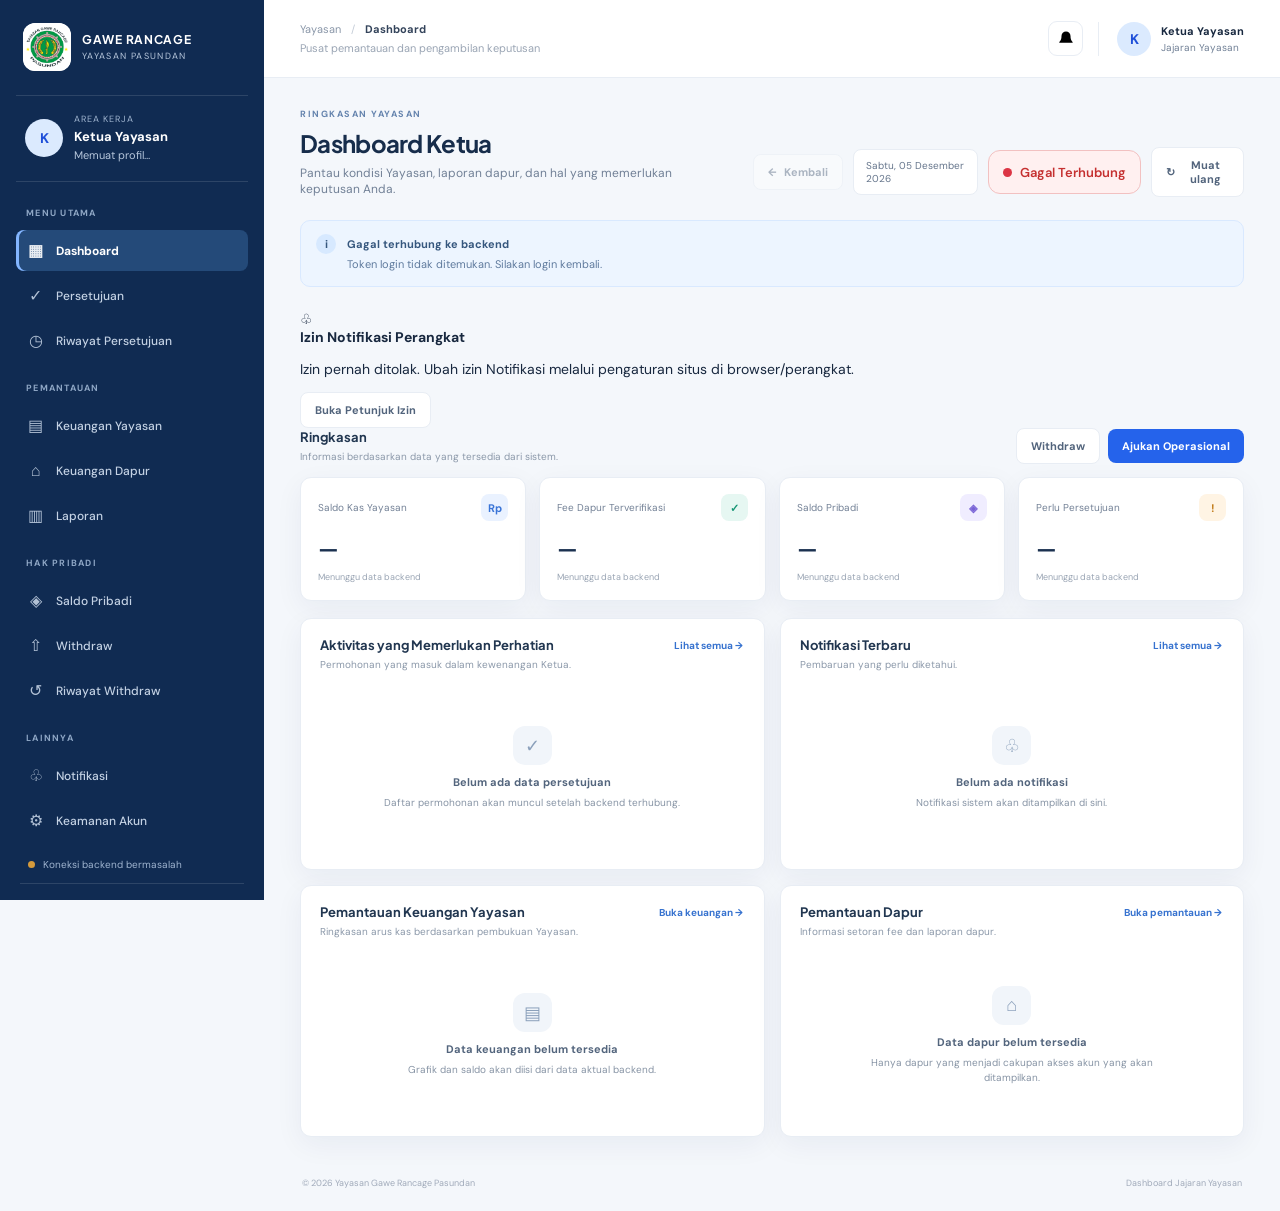
<file: ketua-dashboard.html>
<!doctype html>
<html lang="id">
<head>
  <meta charset="utf-8">
  <meta name="viewport" content="width=device-width, initial-scale=1">
  <meta name="theme-color" content="#102b52">
  <title>Dashboard Ketua Yayasan</title>
    <link rel="stylesheet" href="./ketua-dashboard.css?v=20261118-2">
    <script src="./ketua-dashboard.js?v=20261118-2" defer></script>
</head>
<body>
  <div class="app-shell">
    <aside class="sidebar" id="sidebar">
      <div class="brand">
        <div class="brand-mark brand-logo-wrap"><img class="brand-logo" src="./logo-yayasan.png" alt="Logo Yayasan Gawe Rancage Pasundan" onerror="this.hidden=true;this.nextElementSibling.hidden=false"><span class="brand-logo-fallback" hidden>GR</span></div>
        <div class="brand-copy">
          <strong>GAWE RANCAGE</strong>
          <span>YAYASAN PASUNDAN</span>
        </div>
        <button class="icon-button sidebar-close" id="sidebarClose" aria-label="Tutup menu">×</button>
      </div>

      <div class="role-card">
        <div class="role-avatar">K</div>
        <div class="role-copy">
          <span>AREA KERJA</span>
          <strong>Ketua Yayasan</strong>
          <small id="userName">Memuat profil…</small>
        </div>
      </div>

      <nav class="navigation" aria-label="Navigasi utama">
        <p class="nav-label">MENU UTAMA</p>
        <button class="nav-item active" data-page="overview"><span class="nav-icon">▦</span>Dashboard</button>
        <button class="nav-item" data-page="approvals"><span class="nav-icon">✓</span>Persetujuan <span class="nav-count" id="approvalCount" hidden></span></button>
        <button class="nav-item" data-page="approval-history"><span class="nav-icon">◷</span>Riwayat Persetujuan</button>

        <p class="nav-label">PEMANTAUAN</p>
        <button class="nav-item" data-page="foundation-finance"><span class="nav-icon">▤</span>Keuangan Yayasan</button>
        <button class="nav-item" data-page="kitchen-finance"><span class="nav-icon">⌂</span>Keuangan Dapur</button>
        <button class="nav-item" data-page="reports"><span class="nav-icon">▥</span>Laporan</button>

        <p class="nav-label">HAK PRIBADI</p>
        <button class="nav-item" data-page="personal-balance"><span class="nav-icon">◈</span>Saldo Pribadi</button>
        <button class="nav-item" data-page="withdrawals"><span class="nav-icon">⇧</span>Withdraw</button>
        <button class="nav-item" data-page="withdrawal-history"><span class="nav-icon">↺</span>Riwayat Withdraw</button>

        <p class="nav-label">LAINNYA</p>
        <button class="nav-item" data-page="notifications"><span class="nav-icon">♧</span>Notifikasi <span class="nav-count" id="notificationCount" hidden></span></button>
        <button class="nav-item" data-page="account"><span class="nav-icon">⚙</span>Keamanan Akun</button>
      </nav>

      <div class="sidebar-footer">
        <div class="connection-indicator"><span class="status-dot"></span><span id="connectionText">Menunggu koneksi data</span></div>
        <button class="nav-item logout-item" id="logoutButton"><span class="nav-icon">↪</span>Keluar</button>
        <small>Yayasan Gawe Rancage Pasundan</small>
      </div>
    </aside>

    <main class="main-area">
      <header class="topbar">
        <div class="topbar-left">
          <button class="icon-button menu-toggle" id="menuToggle" aria-label="Buka menu">☰</button>
          <div>
            <div class="breadcrumb">Yayasan <span>/</span> <strong id="breadcrumbCurrent">Dashboard</strong></div>
            <p class="topbar-subtitle">Pusat pemantauan dan pengambilan keputusan</p>
          </div>
        </div>
        <div class="topbar-actions">
          <button class="icon-button notification-button" data-navigate="notifications" aria-label="Notifikasi">
            <svg viewBox="0 0 24 24" aria-hidden="true" focusable="false">
              <path d="M18 8a6 6 0 0 0-12 0c0 7-3 7-3 9h18c0-2-3-2-3-9"></path>
              <path d="M10 21h4"></path>
            </svg>
            <i id="topNotificationDot" hidden></i>
          </button>
          <div class="top-user">
            <div class="top-avatar">K</div>
            <div><strong id="topUserName">Ketua Yayasan</strong><span>Jajaran Yayasan</span></div>
          </div>
        </div>
      </header>

      <section class="content">
        <div class="page-heading">
          <div>
            <p class="eyebrow" id="pageEyebrow">RINGKASAN YAYASAN</p>
            <h1 id="pageTitle">Dashboard Ketua</h1>
            <p id="pageDescription">Pantau kondisi Yayasan, laporan dapur, dan hal yang memerlukan keputusan Anda.</p>
          </div>
          <div class="heading-tools">
  <button class="button button-secondary back-button"
    id="backButton" type="button"
    aria-label="Kembali ke halaman sebelumnya" hidden disabled>
    <span aria-hidden="true">←</span> Kembali
  </button>

  <span class="date-chip" id="currentDate"></span>

  <div id="backendStatus" class="backend-status is-checking"
       role="status" aria-live="polite">
    <span class="backend-status-dot"></span>
    <span id="backendStatusText">Mempersiapkan Backend</span>
  </div>

  <button class="button button-secondary" id="refreshButton" type="button">
    <span>↻</span> Muat ulang
  </button>
</div>
        </div>

        <div class="notice notice-info" id="dataNotice">
          <span class="notice-icon">i</span>
          <div><strong>Menunggu koneksi backend</strong><p>Struktur frontend sudah disiapkan. Data akan ditampilkan setelah endpoint backend Ketua Yayasan dikonfigurasi. Tidak ada angka atau transaksi contoh pada halaman ini.</p></div>
        </div>

        <section class="notification-permission-card" id="notificationPermissionCard" aria-labelledby="notificationPermissionTitle">
          <div class="notification-permission-icon" aria-hidden="true">♧</div>
          <div class="notification-permission-copy">
            <strong id="notificationPermissionTitle">Izin Notifikasi Perangkat</strong>
            <p id="notificationPermissionStatus">Memeriksa dukungan notifikasi pada perangkat…</p>
          </div>
          <button class="button button-secondary" type="button" id="notificationPermissionButton">Aktifkan Notifikasi</button>
        </section>

        <section class="page-panel active" id="page-overview" data-panel="overview">
          <div class="section-title-row">
            <div>
              <h2>Ringkasan</h2>
              <p>Informasi berdasarkan data yang tersedia dari sistem.</p>
            </div>
            <div class="overview-actions">
              <button class="button button-secondary" type="button" id="openWithdrawModal">
                Withdraw
              </button>
              <button class="button button-primary" type="button" id="openOperationalModal">
                Ajukan Operasional
              </button>
            </div>
          </div>
          <div class="metric-grid">
            <article class="metric-card"><div class="metric-top"><span>Saldo Kas Yayasan</span><span class="metric-symbol blue">Rp</span></div><strong class="metric-value" data-value="foundationBalance">—</strong><small data-meta="foundationBalance">Menunggu data backend</small></article>
            <article class="metric-card"><div class="metric-top"><span>Fee Dapur Terverifikasi</span><span class="metric-symbol teal">✓</span></div><strong class="metric-value" data-value="verifiedFees">—</strong><small data-meta="verifiedFees">Menunggu data backend</small></article>
            <article class="metric-card"><div class="metric-top"><span>Saldo Pribadi</span><span class="metric-symbol violet">◈</span></div><strong class="metric-value" data-value="personalBalance">—</strong><small data-meta="personalBalance">Menunggu data backend</small></article>
            <article class="metric-card"><div class="metric-top"><span>Perlu Persetujuan</span><span class="metric-symbol amber">!</span></div><strong class="metric-value" data-value="pendingApprovals">—</strong><small data-meta="pendingApprovals">Menunggu data backend</small></article>
          </div>

          <div class="overview-grid">
            <article class="surface-card">
              <div class="card-heading"><div><h2>Aktivitas yang Memerlukan Perhatian</h2><p>Permohonan yang masuk dalam kewenangan Ketua.</p></div><button class="text-button" data-navigate="approvals">Lihat semua →</button></div>
              <div class="empty-state compact"><div class="empty-icon">✓</div><strong>Belum ada data persetujuan</strong><p>Daftar permohonan akan muncul setelah backend terhubung.</p></div>
            </article>
            <article class="surface-card">
              <div class="card-heading"><div><h2>Notifikasi Terbaru</h2><p>Pembaruan yang perlu diketahui.</p></div><button class="text-button" data-navigate="notifications">Lihat semua →</button></div>
              <div class="empty-state compact"><div class="empty-icon">♧</div><strong>Belum ada notifikasi</strong><p>Notifikasi sistem akan ditampilkan di sini.</p></div>
            </article>
          </div>

          <div class="overview-grid lower-grid">
            <article class="surface-card">
              <div class="card-heading"><div><h2>Pemantauan Keuangan Yayasan</h2><p>Ringkasan arus kas berdasarkan pembukuan Yayasan.</p></div><button class="text-button" data-navigate="foundation-finance">Buka keuangan →</button></div>
              <div class="empty-state compact"><div class="empty-icon">▤</div><strong>Data keuangan belum tersedia</strong><p>Grafik dan saldo akan diisi dari data aktual backend.</p></div>
            </article>
            <article class="surface-card">
              <div class="card-heading"><div><h2>Pemantauan Dapur</h2><p>Informasi setoran fee dan laporan dapur.</p></div><button class="text-button" data-navigate="kitchen-finance">Buka pemantauan →</button></div>
              <div class="empty-state compact"><div class="empty-icon">⌂</div><strong>Data dapur belum tersedia</strong><p>Hanya dapur yang menjadi cakupan akses akun yang akan ditampilkan.</p></div>
            </article>
          </div>
        </section>

        <section class="page-panel" id="page-approvals" data-panel="approvals">
          <div class="surface-card">
            <div class="card-heading"><div><h2>Daftar Persetujuan</h2><p>Permohonan yang membutuhkan keputusan sesuai kewenangan Ketua.</p></div><span class="filter-chip">Menunggu tindakan</span></div>
            <div class="table-wrap"><table><thead><tr><th>Nomor</th><th>Tanggal</th><th>Jenis Permohonan</th><th>Pengaju</th><th>Nilai</th><th>Status</th><th>Aksi</th></tr></thead><tbody><tr><td colspan="7"><div class="table-empty">Belum ada data. Daftar persetujuan akan dimuat dari backend.</div></td></tr></tbody></table></div>
          </div>
        </section>

        <section class="page-panel" id="page-approval-history" data-panel="approval-history">
          <div class="surface-card"><div class="card-heading"><div><h2>Riwayat Persetujuan</h2><p>Catatan keputusan yang pernah dilakukan oleh akun Ketua.</p></div></div><div class="empty-state"><div class="empty-icon">◷</div><strong>Riwayat belum tersedia</strong><p>Riwayat keputusan akan ditampilkan setelah data backend tersedia.</p></div></div>
        </section>

        <section class="page-panel" id="page-foundation-finance" data-panel="foundation-finance">
          <div class="surface-card"><div class="card-heading"><div><h2>Keuangan Yayasan</h2><p>Pemantauan kas, bank, penerimaan, dan pengeluaran Yayasan.</p></div><span class="filter-chip">Akses pemantauan</span></div><div class="metric-grid mini"><article class="metric-card"><span>Saldo Kas</span><strong class="metric-value">—</strong><small>Menunggu data backend</small></article><article class="metric-card"><span>Saldo Bank</span><strong class="metric-value">—</strong><small>Menunggu data backend</small></article><article class="metric-card"><span>Penerimaan Periode</span><strong class="metric-value">—</strong><small>Menunggu data backend</small></article><article class="metric-card"><span>Pengeluaran Periode</span><strong class="metric-value">—</strong><small>Menunggu data backend</small></article></div><div class="empty-state"><div class="empty-icon">▤</div><strong>Rincian keuangan belum tersedia</strong><p>Ketua dapat memantau laporan, bukan mengubah jurnal atau pembukuan Bendahara.</p></div></div>
        </section>

     
<section class="page-panel" id="page-kitchen-finance" data-panel="kitchen-finance">
  <div class="surface-card kitchen-finance-shell">
    <div class="card-heading kitchen-finance-heading">
      <div>
        <h2>Keuangan Dapur</h2>
        <p>Pemantauan seluruh arus uang masuk, uang keluar, saldo kas, saldo bank/VA, dan kewajiban Fee Yayasan.</p>
      </div>
      <span class="filter-chip">Hanya lihat · sesuai kewenangan Ketua</span>
    </div>

    <div class="kitchen-filter-bar" aria-label="Filter transaksi dapur">
      <label class="filter-field kitchen-select-field">
        <span>Dapur</span>
        <select id="kitchenFinanceKitchen">
          <option value="">Semua dapur dalam Yayasan</option>
        </select>
      </label>
      <label class="filter-field">
        <span>Dari tanggal</span>
        <input id="kitchenFinanceFrom" type="date">
      </label>
      <label class="filter-field">
        <span>Sampai tanggal</span>
        <input id="kitchenFinanceTo" type="date">
      </label>
      <label class="filter-field">
        <span>Jenis transaksi</span>
        <select id="kitchenFinanceType">
          <option value="ALL">Semua transaksi</option>
          <option value="IN">Uang masuk</option>
          <option value="OUT">Uang keluar</option>
        </select>
      </label>
      <label class="filter-field search-field">
        <span>Cari transaksi</span>
        <input id="kitchenFinanceSearch" type="search" placeholder="Nomor, keterangan, kategori...">
      </label>
      <button class="button button-secondary filter-reset" id="kitchenFinanceReset" type="button">Reset</button>
    </div>

    <div class="kitchen-metric-grid">
      <article class="metric-card">
        <div class="metric-top"><span>Total Uang Masuk</span><span class="metric-symbol teal">↓</span></div>
        <strong class="metric-value" data-kitchen-value="total_income">—</strong>
        <small>Transaksi masuk terposting</small>
      </article>
      <article class="metric-card">
        <div class="metric-top"><span>Total Uang Keluar</span><span class="metric-symbol amber">↑</span></div>
        <strong class="metric-value" data-kitchen-value="total_expense">—</strong>
        <small>Transaksi keluar terposting</small>
      </article>
      <article class="metric-card">
        <div class="metric-top"><span>Saldo Kas Fisik</span><span class="metric-symbol blue">Rp</span></div>
        <strong class="metric-value" data-kitchen-value="cash_balance">—</strong>
        <small>Saldo akun kas dapur</small>
      </article>
      <article class="metric-card">
        <div class="metric-top"><span>Saldo Bank / VA</span><span class="metric-symbol violet">▤</span></div>
        <strong class="metric-value" data-kitchen-value="bank_balance">—</strong>
        <small>Saldo akun bank/VA dapur</small>
      </article>
    </div>

    <div class="kitchen-account-strip">
      <div><span>Saldo keseluruhan dapur</span><strong data-kitchen-value="total_balance">—</strong></div>
      <div><span>Jumlah transaksi</span><strong data-kitchen-value="transaction_count">—</strong></div>
      <div><span>Periode data</span><strong id="kitchenFinancePeriod">Belum tersedia</strong></div>
    </div>

    <div class="surface-card kitchen-transaction-card">
      <div class="card-heading">
        <div>
          <h2>Riwayat Transaksi Dapur</h2>
          <p>Rincian uang masuk dan keluar berdasarkan transaksi yang tercatat dan terposting.</p>
        </div>
        <span class="filter-chip" id="kitchenFinanceResultCount">Menunggu data</span>
      </div>
      <div class="table-wrap kitchen-transaction-wrap">
        <table class="kitchen-transaction-table">
          <thead>
            <tr>
              <th>Tanggal</th><th>No. Transaksi</th><th>Keterangan</th>
              <th>Kategori / COA</th><th>Akun Kas / Bank</th>
              <th>Uang Masuk</th><th>Uang Keluar</th><th>Status</th><th>Bukti</th>
            </tr>
          </thead>
          <tbody id="kitchenFinanceRows">
            <tr><td colspan="9"><div class="table-empty">Menunggu data transaksi dari backend. Tidak ada transaksi contoh.</div></td></tr>
          </tbody>
        </table>
      </div>
    </div>

    <div class="surface-card kitchen-fee-card">
      <div class="card-heading">
        <div>
          <h2>Rekap Fee Yayasan</h2>
          <p>Fee Yayasan dipantau terpisah dari saldo dan arus kas operasional dapur.</p>
        </div>
      </div>
      <div class="kitchen-fee-grid">
        <div><span>Fee terhitung</span><strong data-kitchen-fee="billed_amount">—</strong></div>
        <div><span>Sudah dibayar</span><strong data-kitchen-fee="paid_amount">—</strong></div>
        <div><span>Terverifikasi</span><strong data-kitchen-fee="verified_amount">—</strong></div>
        <div><span>Belum dibayar</span><strong data-kitchen-fee="outstanding_amount">—</strong></div>
      </div>
      <div class="table-wrap">
        <table class="kitchen-fee-table">
          <thead>
            <tr><th>Dapur</th><th>Periode</th><th>Fee</th><th>Dibayar</th><th>Status</th></tr>
          </thead>
          <tbody id="kitchenFeeRows">
            <tr><td colspan="5" class="table-empty">Menunggu rekap Fee Yayasan dari backend.</td></tr>
          </tbody>
        </table>
      </div>
    </div>

    <p class="kitchen-finance-footnote">
      Halaman ini bersifat pemantauan. Ketua tidak mengubah transaksi, jurnal, atau pembukuan dapur. Nilai hanya ditampilkan dari data backend; data kosong tidak diganti dengan angka perkiraan.
    </p>
  </div>
</section>


        <section class="page-panel" id="page-reports" data-panel="reports">
          <div class="surface-card"><div class="card-heading"><div><h2>Laporan</h2><p>Dokumen dan ringkasan laporan yang dapat dilihat oleh Ketua.</p></div></div><div class="empty-state"><div class="empty-icon">▥</div><strong>Belum ada laporan untuk ditampilkan</strong><p>Daftar laporan akan mengikuti ketersediaan dan hak akses dari backend.</p></div></div>
        </section>

        <section class="page-panel" id="page-personal-balance" data-panel="personal-balance">
          <div class="surface-card"><div class="card-heading"><div><h2>Saldo Pribadi</h2><p>Saldo hak pribadi berdasarkan alokasi dan hari yang telah dikonfirmasi Bendahara.</p></div><span class="filter-chip">Informasi pribadi</span></div><div class="personal-balance-card"><span>Saldo tersedia</span><strong data-value="personalBalance">—</strong><small>Saldo hanya berkurang setelah pembayaran withdraw dikonfirmasi Bendahara.</small></div><div class="empty-state"><div class="empty-icon">◈</div><strong>Rincian saldo belum tersedia</strong><p>Rincian alokasi, periode, dan hari terkonfirmasi akan dimuat dari backend.</p></div></div>
        </section>

        <section class="page-panel" id="page-withdrawals" data-panel="withdrawals">
          <div class="surface-card">
            <div class="card-heading">
              <div>
                <h2>Pengajuan Withdraw</h2>
                <p>Ajukan penarikan saldo pribadi. Pengajuan tidak langsung mengurangi saldo.</p>
              </div>
              <button class="button button-primary" type="button" data-open-modal="withdrawModal">
                Ajukan Withdraw
              </button>
            </div>
            <div class="empty-state">
              <div class="empty-icon">⇧</div>
              <strong>Belum ada pengajuan withdraw</strong>
              <p>Pengajuan yang dibuat akan mengikuti alur Ketua, Bendahara, dan konfirmasi pembayaran.</p>
            </div>
          </div>
        </section>

        <section class="page-panel" id="page-withdrawal-history" data-panel="withdrawal-history">
          <div class="surface-card"><div class="card-heading"><div><h2>Riwayat Withdraw</h2><p>Status pengajuan dan konfirmasi pembayaran oleh Bendahara.</p></div></div><div class="table-wrap"><table><thead><tr><th>Nomor Pengajuan</th><th>Tanggal</th><th>Nominal</th><th>Status</th><th>Bukti Pembayaran</th></tr></thead><tbody><tr><td colspan="5"><div class="table-empty">Belum ada data riwayat withdraw.</div></td></tr></tbody></table></div></div>
        </section>

        <section class="page-panel" id="page-notifications" data-panel="notifications">
          <div class="surface-card"><div class="card-heading"><div><h2>Notifikasi</h2><p>Pemberitahuan persetujuan, laporan, dan aktivitas yang relevan.</p></div></div><div class="empty-state"><div class="empty-icon">♧</div><strong>Tidak ada notifikasi untuk ditampilkan</strong><p>Notifikasi akan muncul setelah sistem terhubung.</p></div></div>
        </section>

        <section class="page-panel" id="page-account" data-panel="account">
          <div class="surface-card"><div class="card-heading"><div><h2>Keamanan Akun</h2><p>Informasi akun dan pengaturan keamanan yang tersedia bagi Ketua.</p></div></div><div class="account-row"><span>Nama pengguna</span><strong id="accountName">Belum tersedia</strong></div><div class="account-row"><span>Peran</span><strong>Ketua Yayasan</strong></div><div class="account-row"><span>Status koneksi</span><strong id="accountConnection">Belum terhubung</strong></div><p class="helper-text">Pengelolaan pengguna, peran, dan konfigurasi sistem tetap menjadi kewenangan Super Admin.</p></div>
        </section>

        <footer class="page-footer"><span>© <span id="yearNow"></span> Yayasan Gawe Rancage Pasundan</span><span>Dashboard Jajaran Yayasan</span></footer>
      </section>
    </main>
  </div>
  <!-- MODAL PENGAJUAN WITHDRAW PRIBADI -->
  <div class="modal-backdrop" id="withdrawModal" aria-hidden="true" hidden>
    <section class="modal-dialog" role="dialog" aria-modal="true" aria-labelledby="withdrawModalTitle">
      <div class="modal-header">
        <div>
          <h2 id="withdrawModalTitle">Ajukan Withdraw</h2>
          <p>Permohonan penarikan saldo pribadi.</p>
        </div>
        <button class="modal-close" type="button" data-close-modal aria-label="Tutup">×</button>
      </div>
      <form id="withdrawForm">
        <div class="modal-body">
          <div class="modal-balance">
            <span>Saldo pribadi tersedia</span>
            <strong id="withdrawAvailableBalance">—</strong>
          </div>
          <div class="form-field">
            <label for="withdrawAmount">Nominal penarikan (Rp)</label>
            <input id="withdrawAmount" name="amount" type="number" min="1" step="1" inputmode="numeric" placeholder="Masukkan nominal" required>
          </div>
          <div class="form-field">
            <label for="withdrawPurpose">Tujuan / keterangan</label>
            <textarea id="withdrawPurpose" name="purpose" rows="3" placeholder="Tuliskan keterangan pengajuan" required></textarea>
          </div>
          <p class="helper-text">Saldo tidak berkurang saat pengajuan dibuat. Pengurangan dilakukan setelah pembayaran dikonfirmasi Bendahara.</p>
        </div>
        <div class="modal-footer">
          <button class="button button-secondary" type="button" data-close-modal>Batal</button>
          <button class="button button-primary" type="submit">Kirim Pengajuan</button>
        </div>
      </form>
    </section>
  </div>

  <!-- MODAL PENGAJUAN OPERASIONAL YAYASAN -->
  <div class="modal-backdrop" id="operationalModal" aria-hidden="true" hidden>
    <section class="modal-dialog" role="dialog" aria-modal="true" aria-labelledby="operationalModalTitle">
      <div class="modal-header">
        <div>
          <h2 id="operationalModalTitle">Ajukan Operasional</h2>
          <p>Permohonan penggunaan dana operasional Yayasan.</p>
        </div>
        <button class="modal-close" type="button" data-close-modal aria-label="Tutup">×</button>
      </div>
      <form id="operationalForm">
        <div class="modal-body">
          <div class="form-field">
            <label for="operationalAmount">Nominal pengajuan (Rp)</label>
            <input id="operationalAmount" name="amount" type="number" min="1" step="1" inputmode="numeric" placeholder="Masukkan nominal" required>
          </div>
          <div class="form-field">
            <label for="operationalCategory">Kategori operasional</label>
            <select id="operationalCategory" name="category" required>
              <option value="">Pilih kategori</option>
              <option value="transportasi">Transportasi</option>
              <option value="akomodasi">Akomodasi</option>
              <option value="administrasi">Administrasi</option>
              <option value="perlengkapan">Perlengkapan</option>
              <option value="komunikasi">Komunikasi</option>
              <option value="lainnya">Lainnya</option>
            </select>
          </div>
          <div class="form-field">
            <label for="operationalDescription">Keterangan pengajuan</label>
            <textarea id="operationalDescription" name="description" rows="3" placeholder="Jelaskan kebutuhan operasional" required></textarea>
          </div>
          <p class="helper-text">Pengajuan operasional terpisah dari saldo pribadi dan akan diteruskan ke alur persetujuan yang berwenang.</p>
        </div>
        <div class="modal-footer">
          <button class="button button-secondary" type="button" data-close-modal>Batal</button>
          <button class="button button-primary" type="submit">Kirim Pengajuan</button>
        </div>
      </form>
    </section>
  </div>

  <div class="sidebar-backdrop" id="sidebarBackdrop"></div>
  <div class="toast" id="toast" role="status" aria-live="polite"></div>
</body>
</html>
</file>
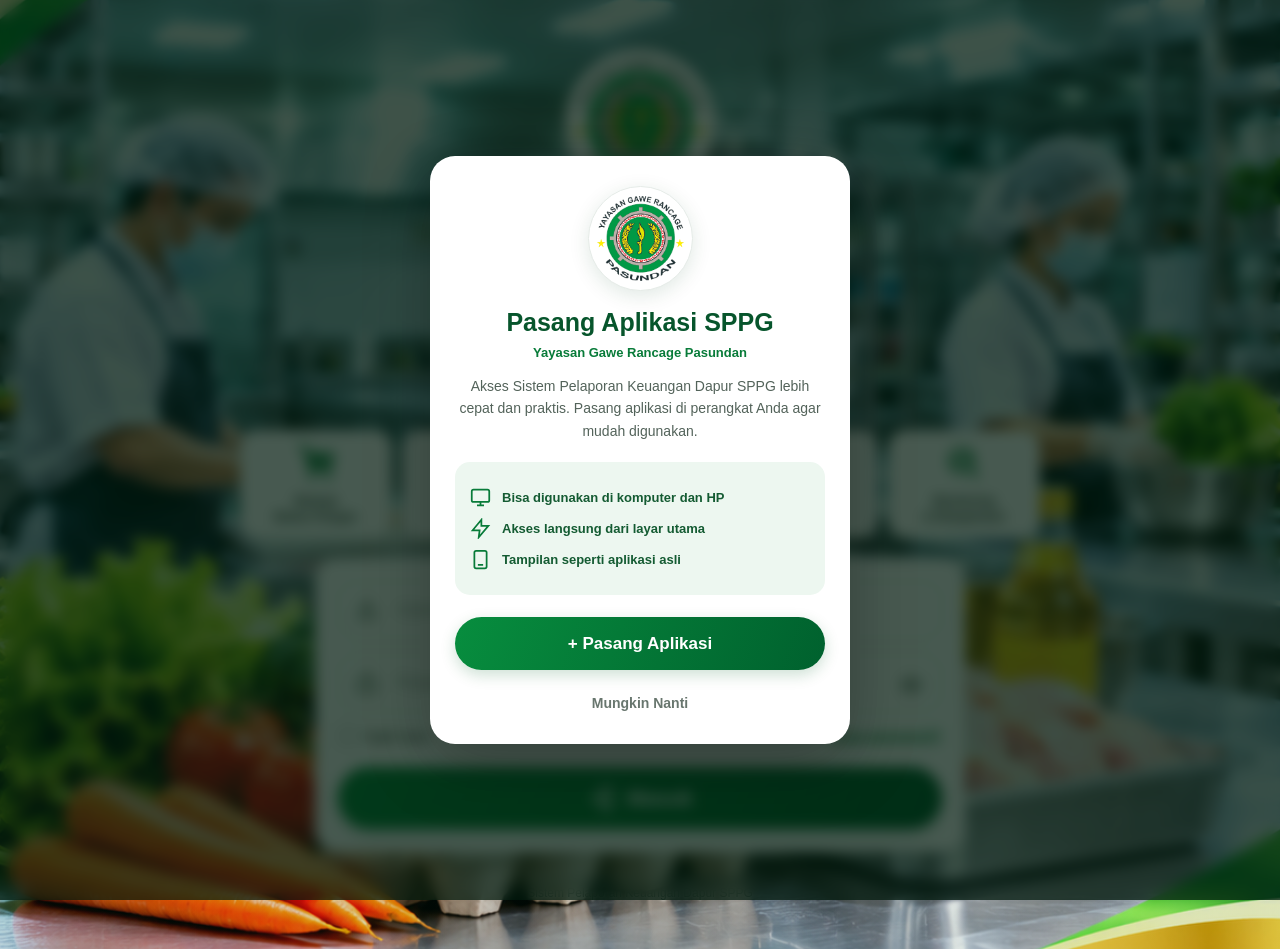
<file: super-admin.html>
<!doctype html>
<html lang="id">
<head>
<meta charset="utf-8">
<meta name="viewport" content="width=device-width, initial-scale=1">
<meta name="theme-color" content="#06131b">
<title>Sistem Super Admin | YGRP</title>
<link rel="stylesheet" href="./super-admin.css">
</head>

<body>
<div class="app-shell">

  <!-- SIDEBAR -->
  <aside class="sidebar" id="sidebar">

    <div class="brand">
      <img
        src="./logo-yayasan.png"
        alt="Logo YGRP"
        class="brand-logo"
        onerror="this.style.display='none';document.querySelector('.brand-fallback').hidden=false"
      >

      <div class="brand-fallback" hidden>YGRP</div>

      <div class="brand-copy">
        <strong>YGRP</strong>
        <span>Yayasan Gawe<br>Rancage Pasundan</span>
      </div>

      <button
        class="sidebar-close icon-button"
        id="sidebarClose"
        aria-label="Tutup menu"
      >×</button>
    </div>

    <div class="app-name">Sistem Keuangan SPPG</div>

    <nav class="side-nav" aria-label="Navigasi utama">

      <button class="nav-link active" data-page="dashboard">
        <span class="nav-icon">⌂</span>
        <span>Dashboard</span>
      </button>

      <div class="nav-heading">MANAJEMEN ORGANISASI</div>

      <button class="nav-link" data-page="yayasan">
        <span class="nav-icon">▦</span>
        <span>Data Yayasan</span>
        <b>›</b>
      </button>

      <button class="nav-link" data-page="dapur">
        <span class="nav-icon">♧</span>
        <span>Data Dapur SPPG</span>
        <b>›</b>
      </button>

      <button class="nav-link" data-page="pengguna">
        <span class="nav-icon">♙</span>
        <span>Manajemen Pengguna</span>
        <b>›</b>
      </button>

      <button class="nav-link" data-page="akses">
        <span class="nav-icon">⬡</span>
        <span>Hak Akses &amp; Role</span>
        <b>›</b>
      </button>

      <div class="nav-heading">MONITORING &amp; KONTROL</div>

      <button class="nav-link" data-page="aktivitas">
        <span class="nav-icon">⌁</span>
        <span>Aktivitas Pengguna</span>
      </button>

      <button class="nav-link" data-page="audit">
        <span class="nav-icon">▤</span>
        <span>Audit Log</span>
      </button>

      <button class="nav-link" data-page="database">
        <span class="nav-icon">▤</span>
        <span>Monitoring Database</span>
      </button>

      <button class="nav-link" data-page="server">
        <span class="nav-icon">☁</span>
        <span>Monitoring Server</span>
      </button>

      <div class="nav-heading">KONFIGURASI SISTEM</div>

      <button class="nav-link" data-page="pengaturan">
        <span class="nav-icon">⚙</span>
        <span>Pengaturan Sistem</span>
      </button>

      <button class="nav-link" data-page="keamanan">
        <span class="nav-icon">⬡</span>
        <span>Keamanan Akun</span>
      </button>

      <button class="nav-link" data-page="backup">
        <span class="nav-icon">▤</span>
        <span>Backup &amp; Pemulihan</span>
      </button>

    </nav>

    <div class="sidebar-bottom">

      <button class="profile-link" id="profileButton">
        <span class="avatar avatar-small">SA</span>
        <span>Profil Super Admin</span>
      </button>

      <button class="logout-link" id="logoutButton">
        <span>⇥</span> Keluar
      </button>

    </div>
  </aside>

  <div class="sidebar-scrim" id="sidebarScrim"></div>

  <!-- AREA UTAMA -->
  <main class="main-area">

    <!-- HEADER -->
    <header class="topbar">

      <button
        class="mobile-menu icon-button"
        id="mobileMenu"
        aria-label="Buka menu"
      >☰</button>

      <div class="page-brand">
        <div class="stack-mark">▰</div>

        <div>
          <h1>Sistem Super <span>Admin</span></h1>
          <p>
            Pusat kendali dan monitoring seluruh Sistem Pelaporan
            Keuangan Dapur SPPG
          </p>
        </div>
      </div>

      <div class="top-actions">

        <span class="beta-pill">Beta</span>

        <button
          class="icon-button notification-button"
          aria-label="Notifikasi"
          id="notificationButton"
        >♧<i></i></button>

        <button
          class="icon-button"
          id="helpButton"
          title="Bantuan"
        >?</button>

        <button
          class="icon-button fullscreen-button"
          id="fullscreenButton"
          title="Layar penuh"
        >⛶</button>

        <button class="user-menu" id="userMenu">
          <span class="avatar" id="headerAvatar">SA</span>

          <span class="user-copy">
            <strong id="headerFullName">Memuat pengguna...</strong>
            <small id="headerUsername">Memuat akun...</small>
          </span>

          <span>⌄</span>
        </button>

      </div>
    </header>

    <!-- DASHBOARD UTAMA -->
    <section class="content" id="dashboardPage">

      <!-- KARTU STATISTIK -->
      <div class="stats-grid">

        <article class="stat-card green">
          <div class="stat-icon">▦</div>

          <div class="stat-info">
            <span>Total Yayasan</span>
            <strong id="statFoundations">—</strong>
            <small class="status-chip">
              <i></i>
              <span id="statFoundationsStatus">Memuat data</span>
            </small>
          </div>

          <div class="stat-watermark">▦</div>
        </article>

        <article class="stat-card cyan">
          <div class="stat-icon">♧</div>

          <div class="stat-info">
            <span>Total Dapur SPPG</span>
            <strong id="statKitchens">—</strong>
            <small class="status-chip">
              <i></i>
              <span id="statKitchensStatus">Memuat data</span>
            </small>
          </div>

          <div class="stat-watermark">♨</div>
        </article>

        <article class="stat-card purple">
          <div class="stat-icon">♟</div>

          <div class="stat-info">
            <span>Pengguna Aktif</span>
            <strong id="statUsers">—</strong>
            <small class="status-chip">
              <i></i>
              <span id="statUsersStatus">Memuat data</span>
            </small>
          </div>

          <div class="stat-watermark">♟</div>
        </article>

        <article class="stat-card amber">
          <div class="stat-icon">▧</div>

          <div class="stat-info">
            <span>Transaksi Bulan Ini</span>
            <strong class="currency" id="statTransactions">—</strong>
            <small class="trend-up" id="statTransactionsStatus">
              Menunggu data transaksi
            </small>
          </div>

          <div class="stat-watermark">▥</div>
        </article>

      </div>

      <!-- GRAFIK DAN STATUS SISTEM -->
      <div class="middle-grid">

        <section class="panel trend-panel">

          <div class="panel-heading">
            <h2>
              <span class="heading-icon">▥</span>
              Trend Transaksi Keuangan
            </h2>

            <select id="trendPeriod">
              <option value="6">6 Bulan Terakhir</option>
              <option value="3">3 Bulan Terakhir</option>
            </select>
          </div>

          <div class="chart-wrap" id="transactionChart">

            <div
              id="chartLoading"
              class="chart-tooltip"
              style="position:static;margin:auto;"
            >
              <span>Grafik transaksi</span>
              <strong>Menunggu data backend</strong>
            </div>

          </div>

          <p class="demo-note" id="chartNote">
            Grafik akan menampilkan transaksi aktual dari database.
          </p>

        </section>

        <section class="panel system-panel">

          <div class="panel-heading">
            <h2>
              <span class="heading-icon">◈</span>
              Status Sistem
            </h2>
          </div>

          <div class="system-list">

            <div class="system-row">
              <span class="system-icon">◉</span>
              <span>Cloudflare Worker</span>
              <strong class="system-pending" id="workerStatus">
                Memeriksa...
              </strong>
            </div>

            <div class="system-row">
              <span class="system-icon">▤</span>
              <span>Database D1</span>
              <strong class="system-pending" id="databaseStatus">
                Memeriksa...
              </strong>
            </div>

            <div class="system-row">
              <span class="system-icon">☁</span>
              <span>Penyimpanan R2</span>
              <strong class="system-pending" id="storageStatus">
                Memeriksa...
              </strong>
            </div>

            <div class="system-row">
              <span class="system-icon">⟳</span>
              <span>Backup Otomatis</span>
              <strong class="system-info" id="backupStatus">
                Belum diperiksa
              </strong>
            </div>

            <div class="system-row">
              <span class="system-icon">⬡</span>
              <span>Status Keamanan</span>
              <strong class="system-pending" id="securityStatus">
                Belum diperiksa
              </strong>
            </div>

          </div>
        </section>

      </div>

      <!-- AKTIVITAS DAN MENU CEPAT -->
      <div class="bottom-grid">

        <section class="panel activity-panel">

          <div class="panel-heading">
            <h2>
              <span class="heading-icon">◷</span>
              Aktivitas Terbaru
            </h2>

            <button
              class="text-link"
              data-page="aktivitas"
            >
              Lihat Semua ›
            </button>
          </div>

          <div class="activity-list" id="recentActivities">

            <div class="activity-row">
              <span class="activity-icon green-icon">◷</span>

              <div class="activity-copy">
                <strong>Memuat aktivitas sistem</strong>
                <small>Menunggu data dari database</small>
              </div>

              <span class="activity-tag green-tag">Sistem</span>
            </div>

          </div>
        </section>

        <section class="panel quick-panel">

          <div class="panel-heading">
            <h2>
              <span class="heading-icon">✣</span>
              Menu Cepat
            </h2>
          </div>

          <div class="quick-grid">

            <button class="quick-card green" data-page="yayasan">
              <span>▦</span>
              <strong>Data Yayasan</strong>
            </button>

            <button class="quick-card cyan" data-page="dapur">
              <span>♧</span>
              <strong>Data Dapur</strong>
            </button>

            <button class="quick-card purple" data-page="pengguna">
              <span>♟</span>
              <strong>Pengguna</strong>
            </button>

            <button class="quick-card green" data-page="akses">
              <span>⬡</span>
              <strong>Hak Akses</strong>
            </button>

            <button class="quick-card amber" data-page="aktivitas">
              <span>▤</span>
              <strong>Aktivitas</strong>
            </button>

            <button class="quick-card green" data-page="audit">
              <span>▥</span>
              <strong>Audit Log</strong>
            </button>

            <button class="quick-card blue" data-page="backup">
              <span>▤</span>
              <strong>Backup</strong>
            </button>

            <button class="quick-card cyan" data-page="pengaturan">
              <span>⚙</span>
              <strong>Pengaturan</strong>
            </button>

          </div>
        </section>

      </div>
    </section>

    <!-- AREA MODUL -->
    <section
      class="content module-page"
      id="modulePage"
      hidden
      aria-live="polite"
    >

      <div class="panel module-panel">

        <div class="panel-heading">
          <h2 id="moduleTitle">Modul</h2>

          <button
            class="text-link"
            data-page="dashboard"
          >
            ‹ Kembali ke Dashboard
          </button>
        </div>

        <div id="moduleContent">
          <p>Memuat modul...</p>
        </div>

      </div>

    </section>

    <!-- AREA NOTIFIKASI -->
    <div
      id="notificationArea"
      aria-live="polite"
      hidden
    ></div>

    <!-- AREA DIALOG / MODAL -->
    <div
      id="modalContainer"
      hidden
    ></div>

    <!-- FOOTER -->
    <footer class="footer">
      <span>Yayasan Gawe Rancage Pasundan</span>
      <span>Sistem Pelaporan Keuangan Dapur SPPG · Beta</span>
    </footer>

  </main>
</div>

<!-- JAVASCRIPT DASHBOARD -->
<script src="./super-admin.js"></script>

</body>
</html>
</file>
<file: bendahara-dashboard.css>
@import url('https://fonts.googleapis.com/css2?family=DM+Sans:wght@400;500;600;700&family=Plus+Jakarta+Sans:wght@500;600;700;800&display=swap');
:root {
    --navy:#102b52;
    --navy2:#173c6b;
    --blue:#2563eb;
    --ink:#18283f;
    --muted:#718096;
    --line:#e8edf4;
    --bg:#f4f7fb;
    --white:#fff;
    --green:#0f9b78;
    --amber:#c98219;
    --shadow:0 8px 28px rgba(16,43,82,.055);
}
* {
    box-sizing:border-box;
}
body {
    margin:0;
    background:var(--bg);
    color:var(--ink);
    font-family:'DM Sans',sans-serif;
    font-size:14px;
}
button,input,textarea {
    font:inherit;
}
button {
    cursor:pointer;
}
.app-shell {
    min-height:100vh;
}
.sidebar {
    position:fixed;
    inset:0 auto 0 0;
    width:264px;
    background:var(--navy);
    color:#fff;
    display:flex;
    flex-direction:column;
    padding:23px 16px 17px;
    z-index:30;
    overflow-y:auto;
}
.brand {
    display:flex;
    align-items:center;
    gap:11px;
    padding:0 7px 24px;
    border-bottom:1px solid rgba(255,255,255,.12);
}
.brand-mark {
    width:39px;
    height:39px;
    border-radius:12px;
    background:#fff;
    color:var(--navy);
    display:grid;
    place-items:center;
    font-family:'Plus Jakarta Sans';
    font-weight:800;
    font-size:13px;
}
.brand-copy {
    display:flex;
    flex-direction:column;
    gap:3px;
}
.brand-copy strong {
    font-family:'Plus Jakarta Sans';
    font-size:12px;
    letter-spacing:.7px;
}
.brand-copy span {
    font-size:9px;
    letter-spacing:1.35px;
    color:#b7c7dc;
}
.role-card {
    display:flex;
    align-items:center;
    gap:11px;
    padding:17px 9px 19px;
    margin-bottom:8px;
    border-bottom:1px solid rgba(255,255,255,.12);
}
.role-avatar,.top-avatar {
    width:38px;
    height:38px;
    border-radius:50%;
    display:grid;
    place-items:center;
    background:#dbeafe;
    color:#1d4ed8;
    font-weight:700;
}
.role-copy {
    display:flex;
    flex-direction:column;
    gap:3px;
    min-width:0;
}
.role-copy span {
    font-size:9px;
    color:#9fb4cf;
    letter-spacing:1px;
}
.role-copy strong {
    font-size:13px;
}
.role-copy small {
    font-size:11px;
    color:#b7c7dc;
    white-space:nowrap;
    overflow:hidden;
    text-overflow:ellipsis;
    max-width:160px;
}
.navigation {
    display:flex;
    flex-direction:column;
    gap:4px;
}
.nav-label {
    font-size:9px;
    letter-spacing:1.25px;
    color:#8fa7c5;
    font-weight:700;
    margin:17px 10px 7px;
}
.nav-item {
    border:0;
    background:transparent;
    color:#c4d2e4;
    text-align:left;
    display:flex;
    align-items:center;
    gap:12px;
    padding:10px 11px;
    border-radius:8px;
    font-size:12px;
    font-weight:500;
    width:100%;
    transition:.18s;
}
.nav-item:hover {
    background:rgba(255,255,255,.08);
    color:#fff;
}
.nav-item.active {
    background:#244a79;
    color:#fff;
    font-weight:700;
    box-shadow:inset 3px 0 #83b5ff;
}
.nav-icon {
    width:17px;
    text-align:center;
    font-size:16px;
    opacity:.9;
}
.nav-count {
    margin-left:auto;
    background:#f4a83b;
    color:#172b45;
    font-size:10px;
    font-weight:700;
    padding:2px 7px;
    border-radius:20px;
}
.sidebar-footer {
    margin-top:auto;
    padding:17px 4px 0;
}
.connection-indicator {
    display:flex;
    align-items:center;
    gap:8px;
    color:#9fb4cf;
    font-size:10px;
    padding:0 8px 12px;
}
.status-dot {
    width:7px;
    height:7px;
    border-radius:50%;
    background:#d49a3c;
}
.logout-item {
    border-top:1px solid rgba(255,255,255,.12);
    border-radius:0;
    padding-top:14px;
}
.sidebar-footer>small {
    display:block;
    color:#7189a8;
    font-size:9px;
    padding:12px 8px 0;
}
.main-area {
    margin-left:264px;
    min-height:100vh;
}
.topbar {
    height:78px;
    background:#fff;
    border-bottom:1px solid var(--line);
    display:flex;
    align-items:center;
    justify-content:space-between;
    padding:0 36px;
    position:sticky;
    top:0;
    z-index:20;
}
.topbar-left,.topbar-actions {
    display:flex;
    align-items:center;
    gap:15px;
}
.breadcrumb {
    font-size:11px;
    color:#8996a8;
}
.breadcrumb span {
    padding:0 7px;
    color:#c4ccd7;
}
.breadcrumb strong {
    color:#34445b;
}
.topbar-subtitle {
    font-size:11px;
    color:#9aa5b4;
    margin:5px 0 0;
}
.top-user {
    display:flex;
    align-items:center;
    gap:10px;
    border-left:1px solid var(--line);
    padding-left:18px;
}
.top-avatar {
    width:34px;
    height:34px;
}
.top-user div:last-child {
    display:flex;
    flex-direction:column;
    gap:3px;
}
.top-user strong {
    font-size:11px;
}
.top-user span {
    font-size:10px;
    color:var(--muted);
}
.icon-button {
    width:35px;
    height:35px;
    border:1px solid var(--line);
    border-radius:9px;
    background:#fff;
    color:#53647a;
    font-size:17px;
    display:grid;
    place-items:center;
    position:relative;
}
.notification-button i {
    position:absolute;
    width:7px;
    height:7px;
    background:#e45b5b;
    border:1px solid white;
    border-radius:50%;
    right:7px;
    top:6px;
}
.menu-toggle,.sidebar-close {
    display:none;
}
.content {
    max-width:1500px;
    margin:0 auto;
    padding:30px 36px 22px;
}
.page-heading {
    display:flex;
    justify-content:space-between;
    align-items:flex-end;
    gap:20px;
    margin-bottom:23px;
}
.eyebrow {
    font-size:9px;
    font-weight:700;
    letter-spacing:1.5px;
    color:#6483ad;
    margin:0 0 8px;
}
.page-heading h1 {
    font-family:'Plus Jakarta Sans';
    font-size:24px;
    letter-spacing:-.7px;
    margin:0;
    color:#172d4b;
}
.page-heading>div>p:last-child {
    font-size:12px;
    color:var(--muted);
    margin:7px 0 0;
}
.heading-tools {
    display:flex;
    align-items:center;
    gap:10px;
}
.date-chip,.filter-chip {
    border:1px solid var(--line);
    border-radius:8px;
    padding:9px 12px;
    color:#66768c;
    background:#fff;
    font-size:10px;
}
.button {
    border:0;
    border-radius:8px;
    padding:10px 14px;
    font-size:11px;
    font-weight:700;
    display:inline-flex;
    align-items:center;
    gap:7px;
}
.button-secondary {
    background:#fff;
    border:1px solid var(--line);
    color:#52647c;
}
.button-primary {
    background:var(--blue);
    color:#fff;
}
.button:disabled {
    opacity:.45;
    cursor:not-allowed;
}
.notice {
    display:flex;
    gap:11px;
    padding:13px 15px;
    border-radius:10px;
    margin-bottom:23px;
}
.notice-info {
    background:#edf5ff;
    border:1px solid #d9e9ff;
    color:#36577e;
}
.notice-icon {
    flex:0 0 20px;
    width:20px;
    height:20px;
    border-radius:50%;
    background:#d7e9ff;
    display:grid;
    place-items:center;
    font-size:11px;
    font-weight:700;
}
.notice strong {
    font-size:11px;
}
.notice p {
    margin:4px 0 0;
    font-size:11px;
    line-height:1.55;
    color:#607b9e;
}
.section-title-row {
    display:flex;
    justify-content:space-between;
    align-items:center;
    margin-bottom:13px;
}
.section-title-row h2,.card-heading h2 {
    font-family:'Plus Jakarta Sans';
    font-size:13px;
    margin:0;
    color:#213650;
}
.section-title-row p,.card-heading p {
    font-size:10px;
    color:#8b98a9;
    margin:5px 0 0;
}
.metric-grid {
    display:grid;
    grid-template-columns:repeat(4,minmax(0,1fr));
    gap:13px;
    margin-bottom:17px;
}
.metric-card,.surface-card {
    background:#fff;
    border:1px solid var(--line);
    border-radius:11px;
    box-shadow:var(--shadow);
}
.metric-card {
    padding:16px 17px;
    min-width:0;
}
.metric-top {
    display:flex;
    justify-content:space-between;
    align-items:center;
    color:#738196;
    font-size:10px;
}
.metric-symbol {
    width:27px;
    height:27px;
    border-radius:8px;
    display:grid;
    place-items:center;
    font-size:11px;
    font-weight:700;
}
.metric-symbol.blue {
    background:#eaf2ff;
    color:#3974d7;
}
.metric-symbol.teal {
    background:#e6f7f2;
    color:#159574;
}
.metric-symbol.violet {
    background:#f0edff;
    color:#7862d6;
}
.metric-symbol.amber {
    background:#fff4e4;
    color:#c17b19;
}
.metric-value {
    display:block;
    font-family:'Plus Jakarta Sans';
    font-size:21px;
    letter-spacing:-.5px;
    color:#1b3150;
    margin:13px 0 5px;
}
.metric-card small {
    font-size:9px;
    color:#9aa5b4;
}
.overview-grid {
    display:grid;
    grid-template-columns:1fr 1fr;
    gap:15px;
    margin-bottom:15px;
}
.surface-card {
    padding:18px 19px;
    min-width:0;
}
.card-heading {
    display:flex;
    align-items:flex-start;
    justify-content:space-between;
    gap:15px;
    margin-bottom:15px;
}
.text-button {
    border:0;
    background:transparent;
    color:#3672cf;
    font-size:10px;
    font-weight:700;
    white-space:nowrap;
    padding:2px;
}
.empty-state {
    min-height:210px;
    display:flex;
    flex-direction:column;
    align-items:center;
    justify-content:center;
    text-align:center;
    padding:24px;
    color:#8794a5;
}
.empty-state.compact {
    min-height:165px;
}
.empty-icon {
    width:39px;
    height:39px;
    border-radius:12px;
    background:#f1f5fa;
    color:#8ba0bb;
    display:grid;
    place-items:center;
    font-size:18px;
    margin-bottom:10px;
}
.empty-state strong {
    font-size:11px;
    color:#53657d;
}
.empty-state p {
    font-size:10px;
    line-height:1.55;
    margin:6px 0 0;
    max-width:320px;
}
.page-panel {
    display:none;
}
.page-panel.active {
    display:block;
}
.table-wrap {
    width:100%;
    overflow-x:auto;
}
table {
    border-collapse:collapse;
    width:100%;
    min-width:650px;
    text-align:left;
}
th {
    font-size:9px;
    color:#8794a5;
    font-weight:700;
    background:#f8fafd;
    padding:12px 11px;
    border-bottom:1px solid var(--line);
    white-space:nowrap;
}
td {
    font-size:10px;
    padding:12px 11px;
    border-bottom:1px solid #f0f3f7;
    color:#52647a;
}
.table-empty {
    text-align:center;
    padding:32px 10px;
    color:#96a2b1;
    font-size:10px;
}
.mini {
    margin:0 0 14px;
}
.mini .metric-card {
    display:flex;
    flex-direction:column;
    gap:7px;
}
.mini .metric-value {
    margin:2px 0;
}
.personal-balance-card {
    background:linear-gradient(115deg,#173b68,#24558d);
    border-radius:11px;
    color:#fff;
    padding:22px 24px;
    margin-bottom:15px;
    display:flex;
    flex-direction:column;
    gap:7px;
}
.personal-balance-card span {
    font-size:10px;
    color:#c4d6eb;
}
.personal-balance-card strong {
    font-family:'Plus Jakarta Sans';
    font-size:27px;
}
.personal-balance-card small {
    font-size:10px;
    color:#c4d6eb;
}
.withdraw-form {
    max-width:620px;
    padding:8px 0 15px;
}
.form-field {
    display:flex;
    flex-direction:column;
    gap:7px;
    margin-bottom:17px;
}
.form-field label {
    font-size:11px;
    font-weight:700;
    color:#465970;
}
.form-field input,.form-field textarea {
    border:1px solid #dfe6ef;
    border-radius:8px;
    padding:11px 12px;
    font-size:11px;
    outline:none;
    background:#f9fbfd;
    resize:vertical;
}
.form-field input:focus,.form-field textarea:focus {
    border-color:#7aa8ed;
}
.form-field input:disabled,.form-field textarea:disabled {
    color:#9ba7b6;
    background:#f5f7fa;
}
.form-field small,.helper-text {
    font-size:9px;
    color:#9aa5b4;
}
.form-actions {
    display:flex;
    align-items:center;
    gap:12px;
}
.account-row {
    display:flex;
    justify-content:space-between;
    gap:20px;
    padding:14px 2px;
    border-bottom:1px solid #eef1f5;
    font-size:11px;
    color:#758398;
}
.account-row strong {
    color:#354a65;
}
.page-footer {
    display:flex;
    justify-content:space-between;
    color:#a0aaba;
    font-size:9px;
    padding:25px 2px 0;
}
.toast {
    position:fixed;
    bottom:22px;
    right:22px;
    background:#173b68;
    color:#fff;
    padding:12px 16px;
    border-radius:9px;
    font-size:11px;
    box-shadow:var(--shadow);
    opacity:0;
    transform:translateY(8px);
    pointer-events:none;
    transition:.2s;
    z-index:60;
}
.toast.show {
    opacity:1;
    transform:translateY(0);
}
.sidebar-backdrop {
    display:none;
}
@media(max-width:1150px) {
    .content {
        padding:26px 24px;
    }
    .topbar {
        padding:0 24px;
    }
    .metric-grid {
        grid-template-columns:repeat(2,minmax(0,1fr));
    }
}
@media(max-width:760px) {
    .sidebar {
        transform:translateX(-100%);
        transition:transform .25s ease;
        width:270px;
    }
    .sidebar.open {
        transform:translateX(0);
    }
    .sidebar-backdrop.show {
        display:block;
        position:fixed;
        inset:0;
        background:rgba(10,24,43,.42);
        z-index:25;
    }
    .sidebar-close {
        display:grid;
        margin-left:auto;
        background:transparent;
        border-color:rgba(255,255,255,.2);
        color:#fff;
    }
    .main-area {
        margin-left:0;
    }
    .topbar {
        height:68px;
        padding:0 16px;
    }
    .menu-toggle {
        display:grid;
    }
    .topbar-subtitle {
        display:none;
    }
    .top-user {
        padding-left:11px;
    }
    .top-user div:last-child {
        display:none;
    }
    .content {
        padding:23px 15px 18px;
    }
    .page-heading {
        align-items:flex-start;
        flex-direction:column;
        margin-bottom:18px;
    }
    .page-heading h1 {
        font-size:21px;
    }
    .heading-tools {
        width:100%;
        justify-content:space-between;
    }
    .date-chip {
        flex:1;
    }
    .overview-grid {
        grid-template-columns:1fr;
    }
    .metric-grid {
        gap:9px;
    }
    .metric-card {
        padding:13px;
    }
    .metric-value {
        font-size:18px;
    }
    .metric-top {
        font-size:9px;
    }
    .surface-card {
        padding:15px;
    }
    .page-footer {
        gap:10px;
        flex-direction:column;
    }
    .notice {
        padding:11px;
    }
    .card-heading {
        gap:8px;
    }
    .filter-chip {
        font-size:9px;
    }
    .topbar-actions {
        gap:8px;
    }
}
@media(max-width:380px) {
    .metric-grid {
        grid-template-columns:1fr 1fr;
    }
    .metric-card {
        padding:11px;
    }
    .metric-value {
        font-size:16px;
    }
    .heading-tools {
        gap:7px;
    }
    .button {
        padding:9px 10px;
    }
}

/* =====================================================
   MODAL WITHDRAW DAN PENGAJUAN OPERASIONAL
   ===================================================== */

.modal-backdrop {
    position: fixed;
    inset: 0;
    z-index: 100;
    display: none;
    align-items: center;
    justify-content: center;
    padding: 20px;
    background: rgba(8, 25, 48, .58);
    backdrop-filter: blur(3px);
}

.modal-backdrop.show {
    display: flex;
}

.modal-dialog {
    width: min(100%, 520px);
    max-height: min(90vh, 760px);
    overflow-y: auto;
    background: #fff;
    border: 1px solid var(--line);
    border-radius: 14px;
    box-shadow: 0 22px 70px rgba(8, 25, 48, .25);
    animation: modal-enter .18s ease-out;
}

@keyframes modal-enter {
    from { 
      opacity: 0;
      transform: translateY(12px) scale(.985);
    }
    to {
      opacity: 1;
      transform: translateY(0) scale(1);
    }
}

.modal-header {
    display: flex;
    align-items: center;
    justify-content: space-between;
    gap: 12px;
    padding: 19px 22px;
    border-bottom: 1px solid var(--line);
}

.modal-header h2 {
    margin: 0;
    color: #172d4b;
    font-family: 'Plus Jakarta Sans', sans-serif;
    font-size: 16px;
}

.modal-close {
    width: 32px;
    height: 32px;
    border: 1px solid var(--line);
    border-radius: 8px;
    background: #fff;
    color: #64748b;
    font-size: 20px;
}

.modal-body {
    padding: 20px 22px;
}

.modal-balance {
    margin-bottom: 19px;
    padding: 15px 17px;
    border: 1px solid #d9e8fb;
    border-radius: 10px;
    background: #edf5ff;
}

.modal-balance span {
    display: block;
    color: #647b99;
    font-size: 10px;
}

.modal-balance strong {
    display: block;
    margin-top: 5px;
    color: #174d91;
    font-family: 'Plus Jakarta Sans', sans-serif;
    font-size: 22px;
}

.modal-footer {
    display: flex;
    justify-content: flex-end;
    gap: 9px;
    padding: 15px 22px 20px;
    border-top: 1px solid var(--line);
}

.button-danger {
    background: #fff;
    border: 1px solid #e3e8ef;
    color: #596b80;
}

.button-success {
    background: var(--green);
    color: #fff;
}

.request-actions {
    display: flex;
    flex-wrap: wrap;
    gap: 10px;
    margin: 0 0 16px;
}

.request-actions .button {
    min-height: 38px;
}

.notification-button svg {
    width: 18px;
    height: 18px;
    display: block;
}

@media (max-width: 560px) {
    .modal-backdrop {
        padding: 12px;
    }

    .modal-dialog {
        width: 100%;
        max-height: 92vh;
    }

    .modal-header,
    .modal-body {
        padding-left: 16px;
        padding-right: 16px;
    }

    .modal-footer {
        padding-left: 16px;
        padding-right: 16px;
    }
}


/* =====================================================
   AKSI DASHBOARD DAN PERILAKU MODAL
   ===================================================== */

.overview-actions {
    display: flex;
    align-items: center;
    justify-content: flex-end;
    flex-wrap: wrap;
    gap: 8px;
}

body.modal-open {
    overflow: hidden;
}

@media (max-width: 560px) {
    .section-title-row {
        align-items: flex-start;
        flex-direction: column;
        gap: 10px;
    }

    .overview-actions {
        width: 100%;
    }
}

/* DP-004 — Keuangan Dapur: frontend-first layout, backend data only */
.brand-logo-wrap{
    overflow:hidden;
    flex:0 0 39px;
    padding:0
}
.brand-logo{
    display:block;
    width:100%;
    height:100%;
    object-fit:contain;
    background:#fff;
    border-radius:10px;
    padding:3px
}
.kitchen-finance-shell{
    display:flex;
    flex-direction:column;
    gap:16px
}
.kitchen-finance-heading{margin-bottom:0}
.kitchen-filter-bar{
    display:grid;
    grid-template-columns:minmax(180px,1.4fr) repeat(3,minmax(130px,1fr)) minmax(180px,1.4fr) auto;
    gap:10px;
    align-items:end;
    padding:14px;
    background:#f8fafd;
    border:1px solid var(--line);
    border-radius:10px
}
.filter-field{
    display:flex;
    flex-direction:column;
    gap:6px;
    min-width:0
}
.filter-field span{
    font-size:10px
    ;font-weight:700
    ;color:#718096
}
.filter-field input,.filter-field select{
    width:100%;
    min-width:0;
    height:38px;
    padding:8px 10px;
    border:1px solid #dfe6ef;
    border-radius:8px;
    background:#fff;
    color:#40536d;
    font:inherit;
    font-size:11px;
    outline:none
}
.filter-field input:focus,.filter-field select:focus{
    border-color:#7aa8ed;
    box-shadow:0 0 0 3px rgba(37,99,235,.08)
}
.filter-reset{
    height:38px;
    white-space:nowrap
}
.kitchen-metric-grid{
    display:grid;
    grid-template-columns:repeat(4,minmax(0,1fr));
    gap:12px
}
.kitchen-metric-grid .metric-card{box-shadow:none}
.kitchen-account-strip{
    display:grid;
    grid-template-columns:repeat(3,minmax(0,1fr));
    border:1px solid var(--line);
    border-radius:10px;
    background:#fbfcfe
}
.kitchen-account-strip>div{
    display:flex;
    flex-direction:column;
    gap:6px;
    padding:13px 16px;
    border-right:1px solid var(--line)
}
.kitchen-account-strip>div:last-child{border-right:0}
.kitchen-account-strip span,.kitchen-fee-grid span{
    font-size:10px;
    color:#8190a3
}
.kitchen-account-strip strong{
    font-size:14px;
    color:#263b57;
    font-family:'Plus Jakarta Sans',sans-serif
}
.kitchen-transaction-card,.kitchen-fee-card{
    padding:16px 0 0;
    box-shadow:none
}
.kitchen-transaction-card .card-heading,.kitchen-fee-card .card-heading{padding:0 16px}
.kitchen-transaction-wrap{border-top:1px solid var(--line)}
.kitchen-transaction-table{min-width:1120px}
.kitchen-transaction-table th,.kitchen-fee-table th{font-size:9px}
.kitchen-transaction-table td,.kitchen-fee-table td{
    font-size:10px;
    vertical-align:middle
}
.transaction-description strong{
    display:block;
    color:#40536d;
    font-weight:600
}
.transaction-description small{
    display:block;
    margin-top:4px;
    color:#9aa5b4;
    font-size:9px
}
.amount-in{
    color:#0f9b78;
    font-weight:700;
    white-space:nowrap
}
.amount-out{
    color:#c45b55;
    font-weight:700;
    white-space:nowrap
}
.evidence-link{
    color:#2563eb;
    text-decoration:none;
    font-weight:700;
    white-space:nowrap
}
.evidence-link:hover{text-decoration:underline}
.kitchen-fee-grid{
    display:grid;
    grid-template-columns:repeat(4,minmax(0,1fr));gap:10px;
    padding:0 16px 15px
}
.kitchen-fee-grid>div{
    display:flex;
    flex-direction:column;
    gap:7px;
    padding:13px;
    border:1px solid var(--line);border-radius:9px;
    background:#fbfcfe
}
.kitchen-fee-grid strong{
    font-family:'Plus Jakarta Sans',sans-serif;
    font-size:15px;
    color:#263b57
}
.kitchen-fee-table{
    min-width:620px;
    border-top:1px solid var(--line)
}
.kitchen-finance-footnote{
    margin:0;color:#8a98aa;
    font-size:10px;
    line-height:1.6
}
@media(max-width:1100px){
    .kitchen-filter-bar{
        grid-template-columns:repeat(3,minmax(0,1fr))
    }
    .search-field{
        grid-column:span 2
    }
    .kitchen-metric-grid{
        grid-template-columns:repeat(2,minmax(0,1fr))
    }
}
@media(max-width:650px){
    .kitchen-filter-bar{
        grid-template-columns:1fr 1fr
    }
    .kitchen-select-field,.search-field{
        grid-column:span 2
    }
    .filter-reset{
        grid-column:span 2
    }
    .kitchen-metric-grid{
        grid-template-columns:1fr 1fr
    }
    .kitchen-account-strip{
        grid-template-columns:1fr
    }
    .kitchen-account-strip>div{
        border-right:0;border-bottom:1px solid var(--line)
    }
    .kitchen-account-strip>div:last-child{border-bottom:0}
    .kitchen-fee-grid{grid-template-columns:1fr 1fr}
    .kitchen-finance-heading{flex-direction:column}
}
@media(max-width:380px){
    .kitchen-metric-grid{grid-template-columns:1fr}
    .kitchen-filter-bar{grid-template-columns:1fr}
    .kitchen-select-field,.search-field,.filter-reset{grid-column:auto}
}


/* DP-004 UI POLISH — filter responsif dan logo dengan fallback */
button,input,select,textarea{font-family:inherit}
.brand-logo-wrap{
    position:relative;
    display:grid;
    place-items:center;
    flex:0 0 48px;
    width:48px;
    height:48px;
    min-width:48px;
    padding:0;
    overflow:hidden;
    background:#fff;
    border-radius:12px
}
.brand-logo{
    width:100%;
    height:100%;
    padding:3px;
    object-fit:contain;
    background:#fff;
    border-radius:12px
}
.brand-logo-fallback{
    width:100%;
    height:100%;
    place-items:center;
    background:#fff;
    color:#173b68;
    font-family:'Plus Jakarta Sans',sans-serif;
    font-size:15px;
    font-weight:800;
    letter-spacing:-.5px
}
.brand-logo-fallback:not([hidden]){display:grid}
.kitchen-finance-shell{
    gap:16px;
    max-width:100%;
    overflow:hidden
}
.kitchen-filter-bar{
    display:grid;
    grid-template-columns:minmax(170px,1.25fr) minmax(145px,1fr) minmax(145px,1fr) minmax(165px,1.1fr) minmax(220px,1.7fr) auto;
    gap:12px;
    align-items:end;
    width:100%;
    padding:16px;
    background:#f8fafd;
    border:1px solid #e5ebf3;
    border-radius:12px
}
.filter-field{
    display:flex;
    flex-direction:column;
    align-items:stretch;
    justify-content:flex-end;
    gap:7px;
    min-width:0;
    margin:0
}
.filter-field>span{
    display:block;
    min-height:14px;
    font-size:10px;
    line-height:1.3;
    font-weight:700;
    color:#64748b;
    white-space:nowrap
}
.filter-field input,.filter-field select{
    display:block;
    width:100%;
    min-width:0;
    height:42px;
    margin:0;
    padding:0 11px;
    border:1px solid #d9e2ee;
    border-radius:8px;
    background:#fff;
    color:#334155;
    font-family:'DM Sans',sans-serif;
    font-size:12px;
    line-height:normal;
    outline:none;
    box-shadow:0 1px 2px rgba(15,23,42,.025)
}
.filter-field input[type=date]{padding-right:8px}
.filter-field input::placeholder{color:#a0aaba}
.filter-field input:focus,.filter-field select:focus{
    border-color:#7aa8ed;
    box-shadow:0 0 0 3px rgba(37,99,235,.09)
}
.filter-reset{
    height:42px;
    min-width:76px;
    justify-content:center;
    align-self:end;padding:0 15px;
    border-radius:8px;
    font-size:11px
}
.kitchen-metric-grid{
  grid-template-columns:repeat(4,minmax(0,1fr));
  gap:14px
}
.kitchen-metric-grid .metric-card{
    min-width:0;
    padding:17px 18px;
    border-radius:11px
}
.kitchen-metric-grid .metric-value{
    font-size:clamp(17px,1.4vw,22px);
    overflow-wrap:anywhere
}
.kitchen-account-strip{overflow:hidden}
.kitchen-transaction-card,.kitchen-fee-card{
    border-radius:11px;
    overflow:hidden
}
@media(max-width:1250px){
    .kitchen-filter-bar{grid-template-columns:repeat(3,minmax(0,1fr))}
    .search-field{grid-column:span 2}
    .filter-reset{min-width:90px}
}
@media(max-width:760px){
    .kitchen-filter-bar{grid-template-columns:repeat(2,minmax(0,1fr));
                        gap:10px;
                        padding:13px
                       }
    .kitchen-select-field,.search-field{grid-column:span 2}
    .filter-reset{
        grid-column:span 2;
        justify-self:end;
        min-width:110px
    }
    .kitchen-metric-grid{grid-template-columns:repeat(2,minmax(0,1fr))
                        }
}
@media(max-width:480px){
    .kitchen-filter-bar{grid-template-columns:1fr}
    .kitchen-select-field,.search-field,.filter-reset{grid-column:auto}
    .filter-reset{width:100%}
    .kitchen-metric-grid{grid-template-columns:1fr 1fr}
    .kitchen-metric-grid .metric-card{padding:12px}
    .kitchen-metric-grid .metric-value{font-size:16px}
}
/* Status koneksi backend */
.backend-status {
  display: inline-flex;
  align-items: center;
  justify-content: center;
  gap: 8px;
  min-height: 44px;
  padding: 0 14px;
  border: 1px solid transparent;
  border-radius: 12px;
  font-size: 13px;
  font-weight: 600;
  white-space: nowrap;
  transition: all .2s ease;
}

.backend-status-dot {
  width: 9px;
  height: 9px;
  border-radius: 50%;
  flex-shrink: 0;
}

.backend-status.is-checking {
  color: #9a6700;
  background: #fff8e6;
  border-color: #f5d98b;
}

.backend-status.is-checking .backend-status-dot {
  background: #e6a700;
  animation: backendPulse 1.2s infinite;
}

.backend-status.is-connected {
  color: #16834a;
  background: #eaf8f0;
  border-color: #b8e5ca;
}

.backend-status.is-connected .backend-status-dot {
  background: #20a45b;
}

.backend-status.is-failed {
  color: #c53030;
  background: #fff0f0;
  border-color: #f2c1c1;
}

.backend-status.is-failed .backend-status-dot {
  background: #dc3545;
}

@keyframes backendPulse {
  0%, 100% { opacity: 1; }
  50% { opacity: .3; }
}

@media (max-width: 760px) {
  .backend-status {
    min-height: 38px;
    padding: 0 9px;
    font-size: 11px;
  }
}

/* =====================================================
   BENDAHARA — komponen spesifik, tetap mengikuti sistem visual Ketua
   ===================================================== */
.toolbar-row,.report-filter-grid,.form-grid{
  display:grid;
  gap:12px;
  align-items:end;
  margin:16px 0
}
.toolbar-row{
  grid-template-columns:repeat(auto-fit,minmax(160px,1fr));
  padding:14px;
  background:#f8fafd;
  border:1px solid var(--line);border-radius:9px
}
.form-grid{
  grid-template-columns:repeat(2,minmax(0,1fr));
  margin:0 0 16px
}
.report-filter-grid{
  grid-template-columns:repeat(3,minmax(0,1fr));
  padding:14px;
  background:#f8fafd;
  border:1px solid var(--line);
  border-radius:9px
}
.form-field{
  display:flex;
  flex-direction:column;
  gap:7px;
  margin:0;
  color:#465970;
  font-size:11px;
  font-weight:700;
  min-width:0
}
.form-field input,.form-field select,.form-field textarea{
  width:100%;
  min-width:0;
  border:1px solid #dfe6ef;
  border-radius:8px;
  padding:10px 11px;
  font:inherit;
  font-weight:400;
  color:#354a65;
  background:#f9fbfd;
  outline:none
}
.form-field input:focus,
.form-field select:focus,
.form-field textarea:focus{
  border-color:#7aa8ed;
  box-shadow:0 0 0 3px rgba(59,130,246,.08)
}
.form-field small,
.helper-text{
  font-size:9px;
  color:#9aa5b4;
  font-weight:400;
  line-height:1.5
}
.form-field.compact-field{font-size:10px}
.form-field.full{grid-column:1/-1}
.form-actions{
  display:flex;
  align-items:center;
  gap:10px;
  flex-wrap:wrap;
  margin-top:14px
}
.workflow-strip{
  display:grid;
  grid-template-columns:repeat(4,minmax(0,1fr));
  gap:10px;
  margin:16px 0
}
.workflow-step{
  display:flex;
  flex-direction:column;
  gap:5px;
  padding:13px;
  border:1px solid var(--line);border-radius:9px;
  background:#f8fafd
}
.workflow-step>span{
  width:24px;
  height:24px;
  border-radius:50%;
  display:grid;
  place-items:center;
  background:#eaf2ff;
  color:#3974d7;
  font-weight:700;
  font-size:11px
}
.workflow-step strong{
  font-size:10px;
  color:#354a65
}
.workflow-step small{
  font-size:9px;
  color:#8996a8;
  line-height:1.4
}
.notice-warning{
  background:#fff8eb;
  border:1px solid #f5e4c5;
  color:#8b642b
}
.notice-warning .notice-icon{
  background:#ffedca;
  color:#a56a12
}
.status-pill{
  display:inline-flex;
  align-items:center;
  border-radius:20px;
  padding:4px 8px;
  font-size:9px;
  font-weight:700;
  background:#eef2f7;
  color:#64748b
}
.status-pill.success{
  background:#e6f7f2;
  color:#0f8b6c
}
.status-pill.warning{
  background:#fff4e4;
  color:#b7791f
}
.status-pill.danger{
  background:#fff0f0;
  color:#c34c4c
}
@media(max-width:900px){
  .report-filter-grid{
    grid-template-columns:repeat(2,minmax(0,1fr))
  }
  .workflow-strip{
    grid-template-columns:repeat(2,minmax(0,1fr))}
}
@media(max-width:560px){
  .form-grid,.report-filter-grid{
    grid-template-columns:1fr
  }
  .form-field.full{grid-column:auto}
  .workflow-strip{grid-template-columns:1fr 1fr}
  .toolbar-row{grid-template-columns:1fr 1fr}
}
</file>
<file: ketua-dashboard.css>
@import url('https://fonts.googleapis.com/css2?family=DM+Sans:wght@400;500;600;700&family=Plus+Jakarta+Sans:wght@500;600;700;800&display=swap');
:root {
    --navy:#102b52;
    --navy2:#173c6b;
    --blue:#2563eb;
    --ink:#18283f;
    --muted:#718096;
    --line:#e8edf4;
    --bg:#f4f7fb;
    --white:#fff;
    --green:#0f9b78;
    --amber:#c98219;
    --shadow:0 8px 28px rgba(16,43,82,.055);
}
* {
    box-sizing:border-box;
}
body {
    margin:0;
    background:var(--bg);
    color:var(--ink);
    font-family:'DM Sans',sans-serif;
    font-size:14px;
}
button,input,textarea {
    font:inherit;
}
button {
    cursor:pointer;
}
.app-shell {
    min-height:100vh;
}
.sidebar {
    position:fixed;
    inset:0 auto 0 0;
    width:264px;
    background:var(--navy);
    color:#fff;
    display:flex;
    flex-direction:column;
    padding:23px 16px 17px;
    z-index:30;
    overflow-y:auto;
}
.brand {
    display:flex;
    align-items:center;
    gap:11px;
    padding:0 7px 24px;
    border-bottom:1px solid rgba(255,255,255,.12);
}
.brand-mark {
    width:39px;
    height:39px;
    border-radius:12px;
    background:#fff;
    color:var(--navy);
    display:grid;
    place-items:center;
    font-family:'Plus Jakarta Sans';
    font-weight:800;
    font-size:13px;
}
.brand-copy {
    display:flex;
    flex-direction:column;
    gap:3px;
}
.brand-copy strong {
    font-family:'Plus Jakarta Sans';
    font-size:12px;
    letter-spacing:.7px;
}
.brand-copy span {
    font-size:9px;
    letter-spacing:1.35px;
    color:#b7c7dc;
}
.role-card {
    display:flex;
    align-items:center;
    gap:11px;
    padding:17px 9px 19px;
    margin-bottom:8px;
    border-bottom:1px solid rgba(255,255,255,.12);
}
.role-avatar,.top-avatar {
    width:38px;
    height:38px;
    border-radius:50%;
    display:grid;
    place-items:center;
    background:#dbeafe;
    color:#1d4ed8;
    font-weight:700;
}
.role-copy {
    display:flex;
    flex-direction:column;
    gap:3px;
    min-width:0;
}
.role-copy span {
    font-size:9px;
    color:#9fb4cf;
    letter-spacing:1px;
}
.role-copy strong {
    font-size:13px;
}
.role-copy small {
    font-size:11px;
    color:#b7c7dc;
    white-space:nowrap;
    overflow:hidden;
    text-overflow:ellipsis;
    max-width:160px;
}
.navigation {
    display:flex;
    flex-direction:column;
    gap:4px;
}
.nav-label {
    font-size:9px;
    letter-spacing:1.25px;
    color:#8fa7c5;
    font-weight:700;
    margin:17px 10px 7px;
}
.nav-item {
    border:0;
    background:transparent;
    color:#c4d2e4;
    text-align:left;
    display:flex;
    align-items:center;
    gap:12px;
    padding:10px 11px;
    border-radius:8px;
    font-size:12px;
    font-weight:500;
    width:100%;
    transition:.18s;
}
.nav-item:hover {
    background:rgba(255,255,255,.08);
    color:#fff;
}
.nav-item.active {
    background:#244a79;
    color:#fff;
    font-weight:700;
    box-shadow:inset 3px 0 #83b5ff;
}
.nav-icon {
    width:17px;
    text-align:center;
    font-size:16px;
    opacity:.9;
}
.nav-count {
    margin-left:auto;
    background:#f4a83b;
    color:#172b45;
    font-size:10px;
    font-weight:700;
    padding:2px 7px;
    border-radius:20px;
}
.sidebar-footer {
    margin-top:auto;
    padding:17px 4px 0;
}
.connection-indicator {
    display:flex;
    align-items:center;
    gap:8px;
    color:#9fb4cf;
    font-size:10px;
    padding:0 8px 12px;
}
.status-dot {
    width:7px;
    height:7px;
    border-radius:50%;
    background:#d49a3c;
}
.logout-item {
    border-top:1px solid rgba(255,255,255,.12);
    border-radius:0;
    padding-top:14px;
}
.sidebar-footer>small {
    display:block;
    color:#7189a8;
    font-size:9px;
    padding:12px 8px 0;
}
.main-area {
    margin-left:264px;
    min-height:100vh;
}
.topbar {
    height:78px;
    background:#fff;
    border-bottom:1px solid var(--line);
    display:flex;
    align-items:center;
    justify-content:space-between;
    padding:0 36px;
    position:sticky;
    top:0;
    z-index:20;
}
.topbar-left,.topbar-actions {
    display:flex;
    align-items:center;
    gap:15px;
}
.breadcrumb {
    font-size:11px;
    color:#8996a8;
}
.breadcrumb span {
    padding:0 7px;
    color:#c4ccd7;
}
.breadcrumb strong {
    color:#34445b;
}
.topbar-subtitle {
    font-size:11px;
    color:#9aa5b4;
    margin:5px 0 0;
}
.top-user {
    display:flex;
    align-items:center;
    gap:10px;
    border-left:1px solid var(--line);
    padding-left:18px;
}
.top-avatar {
    width:34px;
    height:34px;
}
.top-user div:last-child {
    display:flex;
    flex-direction:column;
    gap:3px;
}
.top-user strong {
    font-size:11px;
}
.top-user span {
    font-size:10px;
    color:var(--muted);
}
.icon-button {
    width:35px;
    height:35px;
    border:1px solid var(--line);
    border-radius:9px;
    background:#fff;
    color:#53647a;
    font-size:17px;
    display:grid;
    place-items:center;
    position:relative;
}
.notification-button i {
    position:absolute;
    width:7px;
    height:7px;
    background:#e45b5b;
    border:1px solid white;
    border-radius:50%;
    right:7px;
    top:6px;
}
.menu-toggle,.sidebar-close {
    display:none;
}
.content {
    max-width:1500px;
    margin:0 auto;
    padding:30px 36px 22px;
}
.page-heading {
    display:flex;
    justify-content:space-between;
    align-items:flex-end;
    gap:20px;
    margin-bottom:23px;
}
.eyebrow {
    font-size:9px;
    font-weight:700;
    letter-spacing:1.5px;
    color:#6483ad;
    margin:0 0 8px;
}
.page-heading h1 {
    font-family:'Plus Jakarta Sans';
    font-size:24px;
    letter-spacing:-.7px;
    margin:0;
    color:#172d4b;
}
.page-heading>div>p:last-child {
    font-size:12px;
    color:var(--muted);
    margin:7px 0 0;
}
.heading-tools {
    display:flex;
    align-items:center;
    gap:10px;
}
.date-chip,.filter-chip {
    border:1px solid var(--line);
    border-radius:8px;
    padding:9px 12px;
    color:#66768c;
    background:#fff;
    font-size:10px;
}
.button {
    border:0;
    border-radius:8px;
    padding:10px 14px;
    font-size:11px;
    font-weight:700;
    display:inline-flex;
    align-items:center;
    gap:7px;
}
.button-secondary {
    background:#fff;
    border:1px solid var(--line);
    color:#52647c;
}
.button-primary {
    background:var(--blue);
    color:#fff;
}
.button:disabled {
    opacity:.45;
    cursor:not-allowed;
}
.notice {
    display:flex;
    gap:11px;
    padding:13px 15px;
    border-radius:10px;
    margin-bottom:23px;
}
.notice-info {
    background:#edf5ff;
    border:1px solid #d9e9ff;
    color:#36577e;
}
.notice-icon {
    flex:0 0 20px;
    width:20px;
    height:20px;
    border-radius:50%;
    background:#d7e9ff;
    display:grid;
    place-items:center;
    font-size:11px;
    font-weight:700;
}
.notice strong {
    font-size:11px;
}
.notice p {
    margin:4px 0 0;
    font-size:11px;
    line-height:1.55;
    color:#607b9e;
}
.section-title-row {
    display:flex;
    justify-content:space-between;
    align-items:center;
    margin-bottom:13px;
}
.section-title-row h2,.card-heading h2 {
    font-family:'Plus Jakarta Sans';
    font-size:13px;
    margin:0;
    color:#213650;
}
.section-title-row p,.card-heading p {
    font-size:10px;
    color:#8b98a9;
    margin:5px 0 0;
}
.metric-grid {
    display:grid;
    grid-template-columns:repeat(4,minmax(0,1fr));
    gap:13px;
    margin-bottom:17px;
}
.metric-card,.surface-card {
    background:#fff;
    border:1px solid var(--line);
    border-radius:11px;
    box-shadow:var(--shadow);
}
.metric-card {
    padding:16px 17px;
    min-width:0;
}
.metric-top {
    display:flex;
    justify-content:space-between;
    align-items:center;
    color:#738196;
    font-size:10px;
}
.metric-symbol {
    width:27px;
    height:27px;
    border-radius:8px;
    display:grid;
    place-items:center;
    font-size:11px;
    font-weight:700;
}
.metric-symbol.blue {
    background:#eaf2ff;
    color:#3974d7;
}
.metric-symbol.teal {
    background:#e6f7f2;
    color:#159574;
}
.metric-symbol.violet {
    background:#f0edff;
    color:#7862d6;
}
.metric-symbol.amber {
    background:#fff4e4;
    color:#c17b19;
}
.metric-value {
    display:block;
    font-family:'Plus Jakarta Sans';
    font-size:21px;
    letter-spacing:-.5px;
    color:#1b3150;
    margin:13px 0 5px;
}
.metric-card small {
    font-size:9px;
    color:#9aa5b4;
}
.overview-grid {
    display:grid;
    grid-template-columns:1fr 1fr;
    gap:15px;
    margin-bottom:15px;
}
.surface-card {
    padding:18px 19px;
    min-width:0;
}
.card-heading {
    display:flex;
    align-items:flex-start;
    justify-content:space-between;
    gap:15px;
    margin-bottom:15px;
}
.text-button {
    border:0;
    background:transparent;
    color:#3672cf;
    font-size:10px;
    font-weight:700;
    white-space:nowrap;
    padding:2px;
}
.empty-state {
    min-height:210px;
    display:flex;
    flex-direction:column;
    align-items:center;
    justify-content:center;
    text-align:center;
    padding:24px;
    color:#8794a5;
}
.empty-state.compact {
    min-height:165px;
}
.empty-icon {
    width:39px;
    height:39px;
    border-radius:12px;
    background:#f1f5fa;
    color:#8ba0bb;
    display:grid;
    place-items:center;
    font-size:18px;
    margin-bottom:10px;
}
.empty-state strong {
    font-size:11px;
    color:#53657d;
}
.empty-state p {
    font-size:10px;
    line-height:1.55;
    margin:6px 0 0;
    max-width:320px;
}
.page-panel {
    display:none;
}
.page-panel.active {
    display:block;
}
.table-wrap {
    width:100%;
    overflow-x:auto;
}
table {
    border-collapse:collapse;
    width:100%;
    min-width:650px;
    text-align:left;
}
th {
    font-size:9px;
    color:#8794a5;
    font-weight:700;
    background:#f8fafd;
    padding:12px 11px;
    border-bottom:1px solid var(--line);
    white-space:nowrap;
}
td {
    font-size:10px;
    padding:12px 11px;
    border-bottom:1px solid #f0f3f7;
    color:#52647a;
}
.table-empty {
    text-align:center;
    padding:32px 10px;
    color:#96a2b1;
    font-size:10px;
}
.mini {
    margin:0 0 14px;
}
.mini .metric-card {
    display:flex;
    flex-direction:column;
    gap:7px;
}
.mini .metric-value {
    margin:2px 0;
}
.personal-balance-card {
    background:linear-gradient(115deg,#173b68,#24558d);
    border-radius:11px;
    color:#fff;
    padding:22px 24px;
    margin-bottom:15px;
    display:flex;
    flex-direction:column;
    gap:7px;
}
.personal-balance-card span {
    font-size:10px;
    color:#c4d6eb;
}
.personal-balance-card strong {
    font-family:'Plus Jakarta Sans';
    font-size:27px;
}
.personal-balance-card small {
    font-size:10px;
    color:#c4d6eb;
}
.withdraw-form {
    max-width:620px;
    padding:8px 0 15px;
}
.form-field {
    display:flex;
    flex-direction:column;
    gap:7px;
    margin-bottom:17px;
}
.form-field label {
    font-size:11px;
    font-weight:700;
    color:#465970;
}
.form-field input,.form-field textarea {
    border:1px solid #dfe6ef;
    border-radius:8px;
    padding:11px 12px;
    font-size:11px;
    outline:none;
    background:#f9fbfd;
    resize:vertical;
}
.form-field input:focus,.form-field textarea:focus {
    border-color:#7aa8ed;
}
.form-field input:disabled,.form-field textarea:disabled {
    color:#9ba7b6;
    background:#f5f7fa;
}
.form-field small,.helper-text {
    font-size:9px;
    color:#9aa5b4;
}
.form-actions {
    display:flex;
    align-items:center;
    gap:12px;
}
.account-row {
    display:flex;
    justify-content:space-between;
    gap:20px;
    padding:14px 2px;
    border-bottom:1px solid #eef1f5;
    font-size:11px;
    color:#758398;
}
.account-row strong {
    color:#354a65;
}
.page-footer {
    display:flex;
    justify-content:space-between;
    color:#a0aaba;
    font-size:9px;
    padding:25px 2px 0;
}
.toast {
    position:fixed;
    bottom:22px;
    right:22px;
    background:#173b68;
    color:#fff;
    padding:12px 16px;
    border-radius:9px;
    font-size:11px;
    box-shadow:var(--shadow);
    opacity:0;
    transform:translateY(8px);
    pointer-events:none;
    transition:.2s;
    z-index:60;
}
.toast.show {
    opacity:1;
    transform:translateY(0);
}
.sidebar-backdrop {
    display:none;
}
@media(max-width:1150px) {
    .content {
        padding:26px 24px;
    }
    .topbar {
        padding:0 24px;
    }
    .metric-grid {
        grid-template-columns:repeat(2,minmax(0,1fr));
    }
}
@media(max-width:760px) {
    .sidebar {
        transform:translateX(-100%);
        transition:transform .25s ease;
        width:270px;
    }
    .sidebar.open {
        transform:translateX(0);
    }
    .sidebar-backdrop.show {
        display:block;
        position:fixed;
        inset:0;
        background:rgba(10,24,43,.42);
        z-index:25;
    }
    .sidebar-close {
        display:grid;
        margin-left:auto;
        background:transparent;
        border-color:rgba(255,255,255,.2);
        color:#fff;
    }
    .main-area {
        margin-left:0;
    }
    .topbar {
        height:68px;
        padding:0 16px;
    }
    .menu-toggle {
        display:grid;
    }
    .topbar-subtitle {
        display:none;
    }
    .top-user {
        padding-left:11px;
    }
    .top-user div:last-child {
        display:none;
    }
    .content {
        padding:23px 15px 18px;
    }
    .page-heading {
        align-items:flex-start;
        flex-direction:column;
        margin-bottom:18px;
    }
    .page-heading h1 {
        font-size:21px;
    }
    .heading-tools {
        width:100%;
        justify-content:space-between;
    }
    .date-chip {
        flex:1;
    }
    .overview-grid {
        grid-template-columns:1fr;
    }
    .metric-grid {
        gap:9px;
    }
    .metric-card {
        padding:13px;
    }
    .metric-value {
        font-size:18px;
    }
    .metric-top {
        font-size:9px;
    }
    .surface-card {
        padding:15px;
    }
    .page-footer {
        gap:10px;
        flex-direction:column;
    }
    .notice {
        padding:11px;
    }
    .card-heading {
        gap:8px;
    }
    .filter-chip {
        font-size:9px;
    }
    .topbar-actions {
        gap:8px;
    }
}
@media(max-width:380px) {
    .metric-grid {
        grid-template-columns:1fr 1fr;
    }
    .metric-card {
        padding:11px;
    }
    .metric-value {
        font-size:16px;
    }
    .heading-tools {
        gap:7px;
    }
    .button {
        padding:9px 10px;
    }
}

/* =====================================================
   MODAL WITHDRAW DAN PENGAJUAN OPERASIONAL
   ===================================================== */

.modal-backdrop {
    position: fixed;
    inset: 0;
    z-index: 100;
    display: none;
    align-items: center;
    justify-content: center;
    padding: 20px;
    background: rgba(8, 25, 48, .58);
    backdrop-filter: blur(3px);
}

.modal-backdrop.show {
    display: flex;
}

.modal-dialog {
    width: min(100%, 520px);
    max-height: min(90vh, 760px);
    overflow-y: auto;
    background: #fff;
    border: 1px solid var(--line);
    border-radius: 14px;
    box-shadow: 0 22px 70px rgba(8, 25, 48, .25);
    animation: modal-enter .18s ease-out;
}

@keyframes modal-enter {
    from { opacity: 0; transform: translateY(12px) scale(.985); }
    to { opacity: 1; transform: translateY(0) scale(1); }
}

.modal-header {
    display: flex;
    align-items: center;
    justify-content: space-between;
    gap: 12px;
    padding: 19px 22px;
    border-bottom: 1px solid var(--line);
}

.modal-header h2 {
    margin: 0;
    color: #172d4b;
    font-family: 'Plus Jakarta Sans', sans-serif;
    font-size: 16px;
}

.modal-close {
    width: 32px;
    height: 32px;
    border: 1px solid var(--line);
    border-radius: 8px;
    background: #fff;
    color: #64748b;
    font-size: 20px;
}

.modal-body {
    padding: 20px 22px;
}

.modal-balance {
    margin-bottom: 19px;
    padding: 15px 17px;
    border: 1px solid #d9e8fb;
    border-radius: 10px;
    background: #edf5ff;
}

.modal-balance span {
    display: block;
    color: #647b99;
    font-size: 10px;
}

.modal-balance strong {
    display: block;
    margin-top: 5px;
    color: #174d91;
    font-family: 'Plus Jakarta Sans', sans-serif;
    font-size: 22px;
}

.modal-footer {
    display: flex;
    justify-content: flex-end;
    gap: 9px;
    padding: 15px 22px 20px;
    border-top: 1px solid var(--line);
}

.button-danger {
    background: #fff;
    border: 1px solid #e3e8ef;
    color: #596b80;
}

.button-success {
    background: var(--green);
    color: #fff;
}

.request-actions {
    display: flex;
    flex-wrap: wrap;
    gap: 10px;
    margin: 0 0 16px;
}

.request-actions .button {
    min-height: 38px;
}

.notification-button svg {
    width: 18px;
    height: 18px;
    display: block;
}

@media (max-width: 560px) {
    .modal-backdrop {
        padding: 12px;
    }

    .modal-dialog {
        width: 100%;
        max-height: 92vh;
    }

    .modal-header,
    .modal-body {
        padding-left: 16px;
        padding-right: 16px;
    }

    .modal-footer {
        padding-left: 16px;
        padding-right: 16px;
    }
}


/* =====================================================
   AKSI DASHBOARD DAN PERILAKU MODAL
   ===================================================== */

.overview-actions {
    display: flex;
    align-items: center;
    justify-content: flex-end;
    flex-wrap: wrap;
    gap: 8px;
}

body.modal-open {
    overflow: hidden;
}

@media (max-width: 560px) {
    .section-title-row {
        align-items: flex-start;
        flex-direction: column;
        gap: 10px;
    }

    .overview-actions {
        width: 100%;
    }
}

/* DP-004 — Keuangan Dapur: frontend-first layout, backend data only */
.brand-logo-wrap{
    overflow:hidden;
    flex:0 0 39px;
    padding:0
}
.brand-logo{
    display:block;
    width:100%;
    height:100%;
    object-fit:contain;
    background:#fff;
    border-radius:10px;
    padding:3px
}
.kitchen-finance-shell{
    display:flex;
    flex-direction:column;
    gap:16px
}
.kitchen-finance-heading{margin-bottom:0}
.kitchen-filter-bar{
    display:grid;
    grid-template-columns:minmax(180px,1.4fr) repeat(3,minmax(130px,1fr)) minmax(180px,1.4fr) auto;
    gap:10px;
    align-items:end;
    padding:14px;
    background:#f8fafd;
    border:1px solid var(--line);
    border-radius:10px
}
.filter-field{
    display:flex;
    flex-direction:column;
    gap:6px;
    min-width:0
}
.filter-field span{
    font-size:10px
    ;font-weight:700
    ;color:#718096
}
.filter-field input,.filter-field select{
    width:100%;
    min-width:0;
    height:38px;
    padding:8px 10px;
    border:1px solid #dfe6ef;
    border-radius:8px;
    background:#fff;
    color:#40536d;
    font:inherit;
    font-size:11px;
    outline:none
}
.filter-field input:focus,.filter-field select:focus{
    border-color:#7aa8ed;
    box-shadow:0 0 0 3px rgba(37,99,235,.08)
}
.filter-reset{
    height:38px;
    white-space:nowrap
}
.kitchen-metric-grid{
    display:grid;
    grid-template-columns:repeat(4,minmax(0,1fr));
    gap:12px
}
.kitchen-metric-grid .metric-card{box-shadow:none}
.kitchen-account-strip{
    display:grid;
    grid-template-columns:repeat(3,minmax(0,1fr));
    border:1px solid var(--line);
    border-radius:10px;
    background:#fbfcfe
}
.kitchen-account-strip>div{
    display:flex;
    flex-direction:column;
    gap:6px;
    padding:13px 16px;
    border-right:1px solid var(--line)
}
.kitchen-account-strip>div:last-child{border-right:0}
.kitchen-account-strip span,.kitchen-fee-grid span{
    font-size:10px;
    color:#8190a3
}
.kitchen-account-strip strong{
    font-size:14px;
    color:#263b57;
    font-family:'Plus Jakarta Sans',sans-serif
}
.kitchen-transaction-card,.kitchen-fee-card{
    padding:16px 0 0;
    box-shadow:none
}
.kitchen-transaction-card .card-heading,.kitchen-fee-card .card-heading{padding:0 16px}
.kitchen-transaction-wrap{border-top:1px solid var(--line)}
.kitchen-transaction-table{min-width:1120px}
.kitchen-transaction-table th,.kitchen-fee-table th{font-size:9px}
.kitchen-transaction-table td,.kitchen-fee-table td{
    font-size:10px;
    vertical-align:middle
}
.transaction-description strong{
    display:block;
    color:#40536d;
    font-weight:600
}
.transaction-description small{
    display:block;
    margin-top:4px;
    color:#9aa5b4;
    font-size:9px
}
.amount-in{
    color:#0f9b78;
    font-weight:700;
    white-space:nowrap
}
.amount-out{
    color:#c45b55;
    font-weight:700;
    white-space:nowrap
}
.evidence-link{
    color:#2563eb;
    text-decoration:none;
    font-weight:700;
    white-space:nowrap
}
.evidence-link:hover{text-decoration:underline}
.kitchen-fee-grid{
    display:grid;
    grid-template-columns:repeat(4,minmax(0,1fr));gap:10px;
    padding:0 16px 15px
}
.kitchen-fee-grid>div{
    display:flex;
    flex-direction:column;
    gap:7px;
    padding:13px;
    border:1px solid var(--line);border-radius:9px;
    background:#fbfcfe
}
.kitchen-fee-grid strong{
    font-family:'Plus Jakarta Sans',sans-serif;
    font-size:15px;
    color:#263b57
}
.kitchen-fee-table{
    min-width:620px;
    border-top:1px solid var(--line)
}
.kitchen-finance-footnote{
    margin:0;color:#8a98aa;
    font-size:10px;
    line-height:1.6
}
@media(max-width:1100px){
    .kitchen-filter-bar{
        grid-template-columns:repeat(3,minmax(0,1fr))
    }
    .search-field{
        grid-column:span 2
    }
    .kitchen-metric-grid{
        grid-template-columns:repeat(2,minmax(0,1fr))
    }
}
@media(max-width:650px){
    .kitchen-filter-bar{
        grid-template-columns:1fr 1fr
    }
    .kitchen-select-field,.search-field{
        grid-column:span 2
    }
    .filter-reset{
        grid-column:span 2
    }
    .kitchen-metric-grid{
        grid-template-columns:1fr 1fr
    }
    .kitchen-account-strip{
        grid-template-columns:1fr
    }
    .kitchen-account-strip>div{
        border-right:0;border-bottom:1px solid var(--line)
    }
    .kitchen-account-strip>div:last-child{border-bottom:0}
    .kitchen-fee-grid{grid-template-columns:1fr 1fr}
    .kitchen-finance-heading{flex-direction:column}
}
@media(max-width:380px){
    .kitchen-metric-grid{grid-template-columns:1fr}
    .kitchen-filter-bar{grid-template-columns:1fr}
    .kitchen-select-field,.search-field,.filter-reset{grid-column:auto}
}


/* DP-004 UI POLISH — filter responsif dan logo dengan fallback */
button,input,select,textarea{font-family:inherit}
.brand-logo-wrap{
    position:relative;
    display:grid;
    place-items:center;
    flex:0 0 48px;
    width:48px;
    height:48px;
    min-width:48px;
    padding:0;
    overflow:hidden;
    background:#fff;
    border-radius:12px
}
.brand-logo{
    width:100%;
    height:100%;
    padding:3px;
    object-fit:contain;
    background:#fff;
    border-radius:12px
}
.brand-logo-fallback{
    width:100%;
    height:100%;
    place-items:center;
    background:#fff;
    color:#173b68;
    font-family:'Plus Jakarta Sans',sans-serif;
    font-size:15px;
    font-weight:800;
    letter-spacing:-.5px
}
.brand-logo-fallback:not([hidden]){display:grid}
.kitchen-finance-shell{
    gap:16px;
    max-width:100%;
    overflow:hidden
}
.kitchen-filter-bar{
    display:grid;
    grid-template-columns:minmax(170px,1.25fr) minmax(145px,1fr) minmax(145px,1fr) minmax(165px,1.1fr) minmax(220px,1.7fr) auto;
    gap:12px;
    align-items:end;
    width:100%;
    padding:16px;
    background:#f8fafd;
    border:1px solid #e5ebf3;
    border-radius:12px
}
.filter-field{
    display:flex;
    flex-direction:column;
    align-items:stretch;
    justify-content:flex-end;
    gap:7px;
    min-width:0;
    margin:0
}
.filter-field>span{
    display:block;
    min-height:14px;
    font-size:10px;
    line-height:1.3;
    font-weight:700;
    color:#64748b;
    white-space:nowrap
}
.filter-field input,.filter-field select{
    display:block;
    width:100%;
    min-width:0;
    height:42px;
    margin:0;
    padding:0 11px;
    border:1px solid #d9e2ee;
    border-radius:8px;
    background:#fff;
    color:#334155;
    font-family:'DM Sans',sans-serif;
    font-size:12px;
    line-height:normal;
    outline:none;
    box-shadow:0 1px 2px rgba(15,23,42,.025)
}
.filter-field input[type=date]{padding-right:8px}
.filter-field input::placeholder{color:#a0aaba}
.filter-field input:focus,.filter-field select:focus{
    border-color:#7aa8ed;
    box-shadow:0 0 0 3px rgba(37,99,235,.09)
}
.filter-reset{
    height:42px;
    min-width:76px;
    justify-content:center;
    align-self:end;padding:0 15px;
    border-radius:8px;
    font-size:11px
}
.kitchen-metric-grid{grid-template-columns:repeat(4,minmax(0,1fr));gap:14px}
.kitchen-metric-grid .metric-card{
    min-width:0;
    padding:17px 18px;
    border-radius:11px
}
.kitchen-metric-grid .metric-value{
    font-size:clamp(17px,1.4vw,22px);overflow-wrap:anywhere
}
.kitchen-account-strip{overflow:hidden}
.kitchen-transaction-card,.kitchen-fee-card{
    border-radius:11px;
    overflow:hidden
}
@media(max-width:1250px){
    .kitchen-filter-bar{grid-template-columns:repeat(3,minmax(0,1fr))}
    .search-field{grid-column:span 2}
    .filter-reset{min-width:90px}
}
@media(max-width:760px){
    .kitchen-filter-bar{grid-template-columns:repeat(2,minmax(0,1fr));gap:10px;padding:13px}
    .kitchen-select-field,.search-field{grid-column:span 2}
    .filter-reset{
        grid-column:span 2;
        justify-self:end;
        min-width:110px
    }
    .kitchen-metric-grid{grid-template-columns:repeat(2,minmax(0,1fr))
                        }
}
@media(max-width:480px){
    .kitchen-filter-bar{grid-template-columns:1fr}
    .kitchen-select-field,.search-field,.filter-reset{grid-column:auto}
    .filter-reset{width:100%}
    .kitchen-metric-grid{grid-template-columns:1fr 1fr}
    .kitchen-metric-grid .metric-card{padding:12px}
    .kitchen-metric-grid .metric-value{font-size:16px}
}
/* Status koneksi backend */
.backend-status {
  display: inline-flex;
  align-items: center;
  justify-content: center;
  gap: 8px;
  min-height: 44px;
  padding: 0 14px;
  border: 1px solid transparent;
  border-radius: 12px;
  font-size: 13px;
  font-weight: 600;
  white-space: nowrap;
  transition: all .2s ease;
}

.backend-status-dot {
  width: 9px;
  height: 9px;
  border-radius: 50%;
  flex-shrink: 0;
}

.backend-status.is-checking {
  color: #9a6700;
  background: #fff8e6;
  border-color: #f5d98b;
}

.backend-status.is-checking .backend-status-dot {
  background: #e6a700;
  animation: backendPulse 1.2s infinite;
}

.backend-status.is-connected {
  color: #16834a;
  background: #eaf8f0;
  border-color: #b8e5ca;
}

.backend-status.is-connected .backend-status-dot {
  background: #20a45b;
}

.backend-status.is-failed {
  color: #c53030;
  background: #fff0f0;
  border-color: #f2c1c1;
}

.backend-status.is-failed .backend-status-dot {
  background: #dc3545;
}

@keyframes backendPulse {
  0%, 100% { opacity: 1; }
  50% { opacity: .3; }
}

@media (max-width: 760px) {
  .backend-status {
    min-height: 38px;
    padding: 0 9px;
    font-size: 11px;
  }
}
</file>
<file: super-admin.css>
@import url('https://fonts.googleapis.com/css2?family=Inter:wght@400;500;600;700;800&display=swap');

:root{color-scheme:dark;--bg:#020b10;--sidebar:#06131b;--panel:#071923;--line:#16414d;--text:#f2f7fa;--muted:#9bafba;--green:#00e88f;--cyan:#00c8f0;--purple:#9b70ff;--amber:#ffad32;--sidebar-width:290px}
*{box-sizing:border-box}
html,body{margin:0;min-height:100%;background:var(--bg);color:var(--text);font-family:Inter,Arial,sans-serif}
body{background-image:radial-gradient(ellipse at 72% 0%,rgba(0,130,105,.13),transparent 38%),radial-gradient(ellipse at 100% 75%,rgba(0,160,190,.06),transparent 35%)}
button,select,input,textarea{font:inherit}
button{color:inherit}
.app-shell{min-height:100vh}

.sidebar{width:var(--sidebar-width);position:fixed;inset:0 auto 0 0;z-index:30;display:flex;flex-direction:column;padding:18px 20px 12px;background:linear-gradient(180deg,#06141c,#041019);border-right:1px solid #123b45;box-shadow:8px 0 35px #0004}
.sidebar:after{content:"";position:absolute;right:0;top:0;width:3px;height:42px;background:#00e8a0;box-shadow:0 0 15px #00e8a0}
.brand{display:flex;align-items:center;gap:12px;min-height:78px;padding:0 2px 13px;border-bottom:1px solid #193943}
.brand-logo{width:58px;height:58px;object-fit:contain;border-radius:50%}
.brand-fallback{width:58px;height:58px;border:2px solid #00d987;border-radius:50%;place-items:center;color:#00e88f;font-weight:800}
.brand-fallback:not([hidden]){display:grid}
.brand-copy{display:flex;flex-direction:column;gap:3px}
.brand-copy strong{font-size:24px;line-height:1}
.brand-copy span{color:#c4d0d6;font-size:13px;line-height:1.3}
.sidebar-close{display:none!important;margin-left:auto}
.app-name{text-align:center;padding:13px 0 14px;border-bottom:1px solid #193943;font-weight:700;font-size:15px}
.side-nav{overflow-y:auto;padding:14px 0 8px;scrollbar-width:thin;scrollbar-color:#1b4b54 transparent}
.nav-link{position:relative;display:flex;align-items:center;gap:13px;width:calc(100% + 40px);margin-left:-20px;min-height:40px;padding:7px 19px 7px 27px;border:0;background:transparent;color:#d8e2e7;text-align:left;cursor:pointer;font-size:13px;transition:.18s}
.nav-link:hover{background:#00e18c14;color:#fff}
.nav-link.active{color:#fff;background:linear-gradient(90deg,#00e68445,#00644038);box-shadow:inset 0 0 0 1px #00e5874d,0 0 20px #00e58714}
.nav-link.active:before{content:"";position:absolute;left:0;top:0;bottom:0;width:4px;background:#00f09a;border-radius:0 5px 5px 0;box-shadow:0 0 12px #00f09a}
.nav-icon{width:22px;text-align:center;color:#b9cbd3;font-size:21px;line-height:1}
.nav-link.active .nav-icon{color:#39f6a7}
.nav-link b{margin-left:auto;color:#aabac2;font-size:20px;font-weight:400}
.nav-heading{color:#9aadb7;font-size:10px;letter-spacing:.5px;margin:17px 0 8px;padding:0 10px}
.nav-heading:not(:first-child){border-top:1px solid #193943;padding-top:14px}
.sidebar-bottom{margin-top:auto;border-top:1px solid #193943;padding-top:9px}
.profile-link,.logout-link{display:flex;align-items:center;gap:12px;width:100%;min-height:42px;padding:5px 9px;background:none;border:0;color:#dce6eb;text-align:left;cursor:pointer;font-size:13px}
.logout-link{color:#ff685f;border-top:1px solid #193943;margin-top:7px;padding-top:12px}
.logout-link span{font-size:23px}
.avatar{width:42px;height:42px;border-radius:50%;display:grid;place-items:center;flex:0 0 auto;color:#eafff4;font-weight:700;font-size:13px;background:radial-gradient(circle at 35% 25%,#73e8aa,#147b55 65%,#0b483c);border:1px solid #3cbd83;box-shadow:0 0 15px #00e28930}
.avatar-small{width:34px;height:34px;font-size:11px}

.main-area{min-height:100vh;margin-left:var(--sidebar-width);position:relative}
.main-area:before{content:"";pointer-events:none;position:absolute;z-index:0;top:0;right:0;width:65%;height:180px;opacity:.32;background:repeating-radial-gradient(ellipse at 80% -25%,transparent 0 14px,#00d29a47 15px 16px,transparent 17px 25px);mask-image:linear-gradient(180deg,#000,transparent)}
.topbar{position:relative;z-index:2;min-height:84px;padding:12px 24px 12px 28px;display:flex;align-items:center;justify-content:space-between;gap:18px;border-bottom:1px solid #153943;background:#030f15c7}
.page-brand{display:flex;align-items:center;gap:16px;min-width:0}
.stack-mark{font-size:37px;color:#69f5d0;text-shadow:0 0 15px #00efbe99;transform:rotate(-2deg)}
.page-brand h1{margin:0;font-size:27px;line-height:1.15;letter-spacing:-.8px}
.page-brand h1 span{color:#2bea9b}
.page-brand p{margin:4px 0 0;color:#c0cdd3;font-size:12px}
.top-actions{display:flex;align-items:center;gap:13px;flex:0 0 auto}
.beta-pill{border:1px solid #00e88f;border-radius:22px;padding:6px 17px;color:#5bffb2;font-weight:700;box-shadow:0 0 12px #00e88f1f,inset 0 0 10px #00e88f14}
.icon-button{width:34px;height:34px;display:grid;place-items:center;background:transparent;border:0;border-radius:8px;color:#c5d5dc;font-size:22px;cursor:pointer;position:relative}
.icon-button:hover{color:#3bf2a5;background:#00e69114}
.notification-button i{position:absolute;right:4px;top:3px;width:8px;height:8px;border-radius:50%;background:#ff5365;box-shadow:0 0 8px #ff5365}
.user-menu{display:flex;align-items:center;gap:10px;padding:6px 11px;border:1px solid #1d4651;border-radius:15px;background:linear-gradient(120deg,#0b202b,#07151e);cursor:pointer;min-width:205px;text-align:left}
.user-copy{display:flex;flex-direction:column;gap:3px;flex:1}
.user-copy strong{font-size:13px}
.user-copy small{color:#a8bbc4;font-size:11px}
.mobile-menu{display:none}

.content{position:relative;z-index:1;padding:25px 28px 15px;max-width:1900px;margin:auto}
.stats-grid{display:grid;grid-template-columns:repeat(4,minmax(0,1fr));gap:18px}
.stat-card{min-height:140px;position:relative;overflow:hidden;display:flex;align-items:flex-start;gap:16px;padding:17px 18px;border:1px solid currentColor;border-radius:15px;background:linear-gradient(125deg,#001e18,#03181cf0);box-shadow:inset 0 0 24px #0003,0 0 18px #0003}
.stat-card.green{color:#00e88f;background:linear-gradient(120deg,#003b28,#06231e 78%)}
.stat-card.cyan{color:#00c8f0;background:linear-gradient(120deg,#00364a,#071d2b 78%)}
.stat-card.purple{color:#a477ff;background:linear-gradient(120deg,#25134c,#10182f 78%)}
.stat-card.amber{color:#ffb12d;background:linear-gradient(120deg,#49300b,#251c0d 78%)}
.stat-icon{width:61px;height:61px;display:grid;place-items:center;flex:0 0 auto;border-radius:50%;border:1px solid currentColor;background:#0003;box-shadow:0 0 17px currentColor,inset 0 0 14px #ffffff14;font-size:31px}
.stat-info{display:flex;flex-direction:column;align-items:flex-start;gap:7px;position:relative;z-index:1;min-width:0}
.stat-info>span{color:#f0f6f8;font-size:14px;margin-top:5px;white-space:nowrap}
.stat-info>strong{color:#fff;font-size:31px;line-height:1.1;letter-spacing:-.7px;white-space:nowrap}
.stat-info>strong.currency{font-size:23px;margin-top:4px;letter-spacing:-.5px}
.status-chip{color:#d6f7e6;border:1px solid #00eb8c73;border-radius:20px;padding:3px 9px;font-size:11px;background:#00e18217}
.status-chip i{display:inline-block;width:7px;height:7px;border-radius:50%;background:#45f5a2;margin-right:4px;box-shadow:0 0 7px #45f5a2}
.trend-up{color:#43efa0;font-size:11px;white-space:nowrap;margin-top:3px}
.stat-watermark{position:absolute;right:8px;bottom:-20px;opacity:.12;font-size:100px;line-height:1;color:currentColor}

.middle-grid{display:grid;grid-template-columns:minmax(0,1.8fr) minmax(330px,.95fr);gap:20px;margin-top:22px}
.bottom-grid{display:grid;grid-template-columns:minmax(0,1.15fr) minmax(0,1fr);gap:20px;margin-top:20px}
.panel{border:1px solid #17424e;border-radius:15px;background:linear-gradient(145deg,#071a24fa,#04131bfa);box-shadow:inset 0 0 25px #0003,0 8px 25px #0002;min-width:0}
.trend-panel,.system-panel{min-height:294px;padding:12px 15px 10px}
.activity-panel,.quick-panel{min-height:290px;padding:12px 15px 15px}
.panel-heading{display:flex;align-items:center;justify-content:space-between;gap:12px;min-height:34px;margin-bottom:9px}
.panel-heading h2{display:flex;align-items:center;gap:10px;margin:0;font-size:17px;letter-spacing:-.3px}
.heading-icon{color:#4bf0ad;font-size:25px;text-shadow:0 0 10px #00f09b73}
.panel-heading select{color:#eaf4f7;background:#0b202b;border:1px solid #24505c;border-radius:20px;padding:7px 12px;outline:none;font-size:12px}
.chart-wrap{position:relative;height:222px;padding:0 2px}
.trend-chart{width:100%;height:100%;overflow:visible}
.grid-lines line{stroke:#23414b;stroke-width:1}
.axis-labels text,.month-labels text{fill:#d0dce1;font-size:12px;text-anchor:end}
.month-labels text{text-anchor:middle}
.chart-area{fill:url(#areaFill)}
.chart-line{fill:none;stroke:#39f29a;stroke-width:4;stroke-linecap:round;stroke-linejoin:round;filter:url(#glow)}
.chart-points circle{fill:#071923;stroke:#4bffa7;stroke-width:3;filter:url(#glow)}
.chart-tooltip{position:absolute;right:2%;top:0;display:flex;flex-direction:column;gap:3px;padding:8px 12px;border:1px solid #00e88f;border-radius:11px;background:#06251e;box-shadow:0 0 17px #00e88f30;font-size:11px}
.chart-tooltip strong{color:#55f4a9;font-size:14px}
.demo-note{margin:0;color:#718a96;font-size:9px;text-align:right}

.system-list{border:1px solid #173e49;border-radius:12px;overflow:hidden;margin-top:10px}
.system-row{min-height:44px;display:flex;align-items:center;gap:12px;padding:7px 12px;border-bottom:1px solid #173e49;font-size:12px}
.system-row:last-child{border-bottom:0}
.system-icon{width:24px;text-align:center;color:#37e9b1;font-size:21px}
.system-row strong{margin-left:auto;font-size:11px;white-space:nowrap}
.system-pending{color:#f2bd65;font-weight:500}
.system-info{color:#38c9ed;font-weight:500}

.activity-list{border:1px solid #173e49;border-radius:12px;overflow:hidden}
.activity-row{min-height:57px;display:flex;align-items:center;gap:12px;padding:7px 10px;border-bottom:1px solid #173e49}
.activity-row:last-child{border-bottom:0}
.activity-icon{width:42px;height:42px;display:grid;place-items:center;flex:0 0 auto;border-radius:50%;font-size:22px;border:1px solid currentColor;background:#0003}
.green-icon{color:#45efa2;background:#063522}
.blue-icon{color:#00c9f4;background:#063044}
.amber-icon{color:#ffb43e;background:#3b290d}
.purple-icon{color:#ac82ff;background:#291a4b}
.activity-copy{display:flex;flex-direction:column;gap:4px;min-width:0;flex:1}
.activity-copy strong{font-size:12px;font-weight:600;overflow:hidden;text-overflow:ellipsis;white-space:nowrap}
.activity-copy small{color:#9eb0b9;font-size:10px}
.activity-tag{border:1px solid currentColor;border-radius:20px;padding:5px 11px;font-size:10px;white-space:nowrap}
.green-tag{color:#4af0a5;background:#00e68214}
.blue-tag{color:#25c8f0;background:#00b4e614}
.amber-tag{color:#ffc05a;background:#ffaa2814}
.purple-tag{color:#b596ff;background:#9164ff19}
.text-link{color:#20d9e8;background:none;border:0;cursor:pointer;font-size:12px}

.quick-grid{display:grid;grid-template-columns:repeat(4,minmax(0,1fr));gap:13px}
.quick-card{min-height:105px;display:flex;flex-direction:column;align-items:center;justify-content:center;gap:8px;border:1px solid currentColor;border-radius:13px;background:linear-gradient(145deg,#0003,#0007);cursor:pointer;transition:transform .18s,box-shadow .18s}
.quick-card:hover{transform:translateY(-3px);box-shadow:0 0 18px currentColor}
.quick-card>span{font-size:32px;line-height:1;text-shadow:0 0 12px currentColor}
.quick-card strong{color:#f0f5f7;font-size:11px;font-weight:600}
.quick-card.green{color:#00e88f;background-color:#00503033}
.quick-card.cyan{color:#00c8f0;background-color:#004b6433}
.quick-card.purple{color:#a477ff;background-color:#46288233}
.quick-card.amber{color:#ffb12d;background-color:#6e460a33}
.quick-card.blue{color:#548dff;background-color:#1e3c8233}

.footer{display:flex;justify-content:space-between;gap:12px;padding:8px 28px 16px;color:#647d88;font-size:10px}
.placeholder-page{min-height:65vh;display:grid;place-items:center}
.placeholder-panel{max-width:540px;padding:42px;text-align:center}
.placeholder-symbol{font-size:48px;color:#39efa5;text-shadow:0 0 20px #00d88b}
.placeholder-panel h2{margin:10px 0}
.placeholder-panel p{color:var(--muted);font-size:13px;line-height:1.6}
.back-dashboard{background:#087b50;border:1px solid #20e99b;border-radius:8px;padding:10px 16px;cursor:pointer}
.sidebar-scrim{display:none}

/* =====================================================
   TAMBAHAN: HALAMAN MODUL SUPER ADMIN
   ===================================================== */

.module-page{
  position:relative;
  z-index:1;
  padding:25px 28px 24px;
  max-width:1900px;
  margin:0 auto;
  min-height:65vh;
}

.module-header{
  display:flex;
  align-items:center;
  justify-content:space-between;
  flex-wrap:wrap;
  gap:14px;
  margin-bottom:20px;
}

.module-title-group h2{
  margin:0;
  font-size:23px;
  letter-spacing:-.5px;
}

.module-title-group p{
  margin:7px 0 0;
  color:var(--muted);
  font-size:12px;
  line-height:1.5;
}

.module-toolbar{
  display:flex;
  align-items:center;
  justify-content:space-between;
  flex-wrap:wrap;
  gap:12px;
  margin-bottom:15px;
}

.module-search{
  width:min(100%,340px);
  min-height:39px;
  padding:9px 13px;
  border:1px solid #24505c;
  border-radius:9px;
  outline:none;
  background:#061923;
  color:#f2f7fa;
  font-size:12px;
}

.module-search:focus,
.form-field input:focus,
.form-field select:focus,
.form-field textarea:focus{
  border-color:#00e88f;
  box-shadow:0 0 0 3px #00e88f18;
}

.module-actions{
  display:flex;
  align-items:center;
  flex-wrap:wrap;
  gap:9px;
}

.module-action-button{
  min-height:37px;
  display:inline-flex;
  align-items:center;
  justify-content:center;
  gap:7px;
  padding:8px 14px;
  border:1px solid #246052;
  border-radius:8px;
  background:#073626;
  color:#62f3ad;
  cursor:pointer;
  font-size:11px;
  font-weight:600;
  transition:.18s;
}

.module-action-button:hover{
  background:#0b5237;
  border-color:#00e88f;
  box-shadow:0 0 13px #00e88f22;
}

.module-action-button.secondary{
  color:#b7d2dc;
  background:#0a202b;
  border-color:#28505c;
}

.module-action-button.danger{
  color:#ff8b85;
  background:#351719;
  border-color:#73363a;
}

.module-action-button:disabled{
  opacity:.45;
  cursor:not-allowed;
  box-shadow:none;
}

.module-panel{
  padding:17px;
  border:1px solid #17424e;
  border-radius:14px;
  background:linear-gradient(145deg,#071a24fa,#04131bfa);
  box-shadow:inset 0 0 25px #0003,0 8px 25px #0002;
  min-width:0;
}

.module-panel+.module-panel{
  margin-top:17px;
}

.module-panel-heading{
  display:flex;
  align-items:center;
  justify-content:space-between;
  flex-wrap:wrap;
  gap:10px;
  margin-bottom:14px;
}

.module-panel-heading h3{
  margin:0;
  font-size:15px;
}

.module-panel-heading small{
  color:#91a9b4;
  font-size:10px;
}

.module-table-wrap{
  width:100%;
  overflow-x:auto;
  border:1px solid #173e49;
  border-radius:10px;
  scrollbar-width:thin;
  scrollbar-color:#24505c transparent;
}

.module-table{
  width:100%;
  min-width:680px;
  border-collapse:collapse;
  font-size:11px;
}

.module-table th{
  padding:12px 13px;
  color:#9ed9c1;
  background:#0a252b;
  border-bottom:1px solid #24505c;
  text-align:left;
  font-size:10px;
  font-weight:700;
  white-space:nowrap;
}

.module-table td{
  padding:11px 13px;
  color:#dce8ed;
  border-bottom:1px solid #153640;
  vertical-align:middle;
  line-height:1.5;
}

.module-table tbody tr:last-child td{
  border-bottom:0;
}

.module-table tbody tr:hover{
  background:#00e88f08;
}

.module-table td small{
  display:block;
  color:#8fa8b2;
  font-size:10px;
}

.module-table .table-actions{
  display:flex;
  align-items:center;
  gap:6px;
  white-space:nowrap;
}

.table-action{
  min-height:28px;
  padding:5px 9px;
  border:1px solid #28515c;
  border-radius:6px;
  background:#0a202b;
  color:#b9d5df;
  cursor:pointer;
  font-size:10px;
}

.table-action:hover{
  border-color:#00e88f;
  color:#5cf0aa;
}

.table-action.danger{
  color:#ff9993;
  border-color:#713b3d;
}

.module-empty,
.module-loading,
.module-error{
  padding:35px 18px;
  text-align:center;
  color:#91a9b4;
  font-size:12px;
  line-height:1.6;
}

.module-empty span,
.module-loading span{
  display:block;
  margin-bottom:9px;
  font-size:27px;
}

.module-error{
  color:#ff9a92;
  border:1px solid #713b3d;
  border-radius:9px;
  background:#32171955;
}

.module-error button{
  display:block;
  margin:12px auto 0;
}

.module-pagination{
  display:flex;
  align-items:center;
  justify-content:flex-end;
  gap:8px;
  margin-top:13px;
  color:#9bb0ba;
  font-size:10px;
}

.module-pagination button{
  padding:6px 10px;
  border:1px solid #28505c;
  border-radius:6px;
  background:#0a202b;
  color:#d9e9ed;
  cursor:pointer;
}

/* STATUS DAN LABEL */

.status-label{
  display:inline-flex;
  align-items:center;
  gap:6px;
  padding:4px 9px;
  border:1px solid #28505c;
  border-radius:20px;
  background:#0a202b;
  color:#b9d5df;
  font-size:10px;
  white-space:nowrap;
}

.status-label:before{
  content:"";
  width:6px;
  height:6px;
  border-radius:50%;
  background:currentColor;
}

.status-label.active,
.status-label.success{
  color:#53e9a2;
  border-color:#16764d;
  background:#063522;
}

.status-label.pending,
.status-label.warning{
  color:#ffc46a;
  border-color:#77531c;
  background:#38280d;
}

.status-label.inactive,
.status-label.failed,
.status-label.danger{
  color:#ff928b;
  border-color:#743b3c;
  background:#351719;
}

.status-label.info{
  color:#4bd4f2;
  border-color:#1b6274;
  background:#082d3a;
}

/* FORMULIR MODUL */

.module-form{
  display:flex;
  flex-direction:column;
  gap:16px;
}

.form-grid{
  display:grid;
  grid-template-columns:repeat(2,minmax(0,1fr));
  gap:14px;
}

.form-field{
  display:flex;
  flex-direction:column;
  gap:7px;
  min-width:0;
}

.form-field.full-width{
  grid-column:1/-1;
}

.form-field label{
  color:#b9cbd3;
  font-size:11px;
  font-weight:600;
}

.form-field label .required{
  color:#ff8b85;
  margin-left:3px;
}

.form-field input,
.form-field select,
.form-field textarea{
  width:100%;
  min-height:39px;
  padding:9px 11px;
  border:1px solid #24505c;
  border-radius:8px;
  outline:none;
  background:#061923;
  color:#f2f7fa;
  font-size:12px;
}

.form-field select option{
  color:#f2f7fa;
  background:#061923;
}

.form-field textarea{
  min-height:90px;
  resize:vertical;
  line-height:1.5;
}

.form-field input::placeholder,
.form-field textarea::placeholder{
  color:#6e8792;
}

.form-field .field-help{
  color:#78919b;
  font-size:10px;
  line-height:1.5;
}

.form-footer{
  display:flex;
  align-items:center;
  justify-content:flex-end;
  flex-wrap:wrap;
  gap:9px;
  padding-top:13px;
  border-top:1px solid #173e49;
}

/* MODAL */

#modalContainer{
  position:relative;
  z-index:100;
}

.modal-backdrop{
  position:fixed;
  inset:0;
  z-index:100;
  display:flex;
  align-items:center;
  justify-content:center;
  padding:20px;
  background:#000b;
  backdrop-filter:blur(5px);
}

.modal-dialog{
  width:min(100%,650px);
  max-height:90vh;
  overflow-y:auto;
  padding:20px;
  border:1px solid #236052;
  border-radius:15px;
  background:linear-gradient(145deg,#0a202a,#04131b);
  box-shadow:0 20px 70px #0009,0 0 25px #00e88f12;
}

.modal-dialog.wide{
  width:min(100%,900px);
}

.modal-heading{
  display:flex;
  align-items:center;
  justify-content:space-between;
  gap:12px;
  margin-bottom:18px;
  padding-bottom:13px;
  border-bottom:1px solid #1b414b;
}

.modal-heading h3{
  margin:0;
  font-size:17px;
}

.modal-close{
  width:32px;
  height:32px;
  display:grid;
  place-items:center;
  border:1px solid #31515b;
  border-radius:8px;
  background:#0b202b;
  color:#d6e5ea;
  cursor:pointer;
  font-size:18px;
}

/* MONITORING */

.monitor-grid{
  display:grid;
  grid-template-columns:repeat(3,minmax(0,1fr));
  gap:13px;
}

.monitor-item{
  min-width:0;
  padding:15px;
  border:1px solid #1a4852;
  border-radius:11px;
  background:linear-gradient(140deg,#09242b,#071923);
}

.monitor-item>span{
  display:block;
  margin-bottom:8px;
  color:#9db4bd;
  font-size:10px;
}

.monitor-item strong{
  display:block;
  color:#f2f7fa;
  font-size:20px;
  overflow-wrap:anywhere;
}

.monitor-item small{
  display:block;
  margin-top:6px;
  color:#7f9ba6;
  font-size:10px;
  line-height:1.5;
}

.monitor-progress{
  height:7px;
  overflow:hidden;
  margin-top:12px;
  border-radius:20px;
  background:#102e38;
}

.monitor-progress span{
  display:block;
  height:100%;
  border-radius:20px;
  background:linear-gradient(90deg,#00a96c,#43f4a6);
}

.monitor-progress.warning span{
  background:linear-gradient(90deg,#b97816,#ffcc65);
}

.monitor-progress.danger span{
  background:linear-gradient(90deg,#a52c36,#ff7777);
}

/* NOTIFIKASI */

#notificationArea{
  position:fixed;
  top:95px;
  right:22px;
  z-index:120;
  width:min(390px,calc(100vw - 30px));
  display:flex;
  flex-direction:column;
  gap:9px;
  pointer-events:none;
}

#notificationArea[hidden]{
  display:none;
}

.notification-message{
  display:flex;
  align-items:flex-start;
  gap:10px;
  padding:13px 15px;
  border:1px solid #267454;
  border-radius:10px;
  background:#08251c;
  color:#dff9eb;
  box-shadow:0 8px 25px #0008;
  font-size:12px;
  line-height:1.5;
  animation:notificationIn .2s ease-out;
}

.notification-message.error{
  border-color:#874044;
  background:#351719;
  color:#ffe1df;
}

.notification-message.warning{
  border-color:#876326;
  background:#382a0e;
  color:#fff0ca;
}

.notification-message.info{
  border-color:#246779;
  background:#092c38;
  color:#d9f5ff;
}

@keyframes notificationIn{
  from{opacity:0;transform:translateY(-8px)}
  to{opacity:1;transform:translateY(0)}
}

/* CHART DATA AKTUAL */

.chart-point{
  fill:#071923;
  stroke:#4bffa7;
  stroke-width:3;
  filter:drop-shadow(0 0 5px #00e88f);
}

.month-label{
  fill:#d0dce1;
  font-size:11px;
  text-anchor:middle;
}

.grid-lines{
  stroke:#23414b;
  stroke-width:1;
}

/* INFORMASI KOSONG DAN LOADING */

.loading-spinner{
  width:24px;
  height:24px;
  display:inline-block;
  border:3px solid #24505c;
  border-top-color:#00e88f;
  border-radius:50%;
  animation:spin .8s linear infinite;
}

@keyframes spin{
  to{transform:rotate(360deg)}
}

.module-loading .loading-spinner{
  display:block;
  margin:0 auto 12px;
}

/* PENGATURAN KEAMANAN DAN BACKUP */

.security-item,
.backup-item{
  display:flex;
  align-items:center;
  justify-content:space-between;
  flex-wrap:wrap;
  gap:12px;
  padding:13px 0;
  border-bottom:1px solid #173e49;
}

.security-item:last-child,
.backup-item:last-child{
  border-bottom:0;
}

.security-item strong,
.backup-item strong{
  display:block;
  font-size:12px;
}

.security-item small,
.backup-item small{
  display:block;
  margin-top:5px;
  color:#91a9b4;
  font-size:10px;
  line-height:1.5;
}

/* RESPONSIVE */

@media(max-width:1250px){
  :root{--sidebar-width:255px}
  .sidebar{padding-left:16px;padding-right:16px}
  .nav-link{width:calc(100% + 32px);margin-left:-16px;padding-left:22px}
  .content,.module-page{padding-left:20px;padding-right:20px}
  .stats-grid{gap:12px}
  .stat-card{padding:14px 12px;gap:10px}
  .stat-icon{width:49px;height:49px;font-size:25px}
  .stat-info>span{font-size:12px}
  .stat-info>strong{font-size:27px}
  .stat-info>strong.currency{font-size:19px}
  .middle-grid{grid-template-columns:minmax(0,1.5fr) minmax(300px,1fr)}
}

@media(max-width:950px){
  :root{--sidebar-width:0px}
  .sidebar{transform:translateX(-102%);width:285px;transition:transform .22s}
  .sidebar.open{transform:translateX(0)}
  .sidebar-close{display:grid!important}
  .sidebar-scrim.visible{display:block;position:fixed;inset:0;z-index:25;background:#0009}
  .mobile-menu{display:grid;flex:0 0 auto}
  .topbar{padding:12px 18px}
  .page-brand h1{font-size:22px}
  .page-brand p{max-width:380px}
  .top-actions{gap:6px}
  .user-menu{min-width:0}
  .user-copy{display:none}
  .stats-grid{grid-template-columns:repeat(2,minmax(0,1fr))}
  .middle-grid,.bottom-grid{grid-template-columns:1fr}
  .system-panel{min-height:0}
  .monitor-grid{grid-template-columns:repeat(2,minmax(0,1fr))}
}

@media(max-width:600px){
  .topbar{min-height:70px;gap:8px;padding:10px 12px}
  .page-brand{gap:8px}
  .stack-mark{font-size:27px}
  .page-brand h1{font-size:17px}
  .page-brand p{display:none}
  .top-actions{gap:2px}
  .top-actions .icon-button{width:29px}
  .beta-pill{padding:5px 9px;font-size:11px}
  .fullscreen-button{display:none}
  .user-menu{padding:4px;border:0;background:transparent}
  .user-menu .avatar{width:34px;height:34px}
  .content,.module-page{padding:14px 12px 10px}
  .stats-grid{gap:9px}
  .stat-card{min-height:112px;padding:11px 9px;gap:8px;border-radius:11px}
  .stat-icon{width:38px;height:38px;font-size:20px}
  .stat-info{gap:5px}
  .stat-info>span{font-size:10px;margin-top:2px}
  .stat-info>strong{font-size:23px}
  .stat-info>strong.currency{font-size:14px}
  .status-chip,.trend-up{font-size:9px;padding:2px 6px}
  .stat-watermark{font-size:65px}
  .middle-grid,.bottom-grid{gap:12px;margin-top:13px}
  .trend-panel,.system-panel,.activity-panel,.quick-panel{padding:10px;border-radius:12px}
  .panel-heading h2{font-size:14px}
  .heading-icon{font-size:20px}
  .panel-heading select{max-width:125px;font-size:10px;padding:6px 8px}
  .chart-wrap{height:190px}
  .chart-tooltip{transform:scale(.82);transform-origin:top right}
  .system-row{gap:8px;padding:7px 8px;font-size:10px}
  .system-row strong{font-size:9px}
  .activity-row{gap:8px;padding:7px 6px}
  .activity-icon{width:34px;height:34px;font-size:18px}
  .activity-copy strong{font-size:10px}
  .activity-copy small{font-size:9px}
  .activity-tag{font-size:8px;padding:4px 7px}
  .quick-grid{grid-template-columns:repeat(2,minmax(0,1fr));gap:9px}
  .quick-card{min-height:88px}
  .quick-card>span{font-size:27px}
  .footer{flex-direction:column;padding:8px 12px 15px;font-size:9px}

  .module-page{padding-top:17px}
  .module-title-group h2{font-size:19px}
  .module-toolbar{align-items:stretch}
  .module-search{width:100%}
  .module-actions{width:100%}
  .module-actions button{flex:1}
  .module-panel{padding:11px}
  .form-grid{grid-template-columns:1fr}
  .form-field.full-width{grid-column:auto}
  .monitor-grid{grid-template-columns:1fr}
  .modal-backdrop{padding:10px}
  .modal-dialog{padding:14px;max-height:94vh}
  .modal-heading h3{font-size:15px}
  .form-footer{justify-content:stretch}
  .form-footer button{flex:1}
  #notificationArea{top:78px;right:10px}
}
</file>
